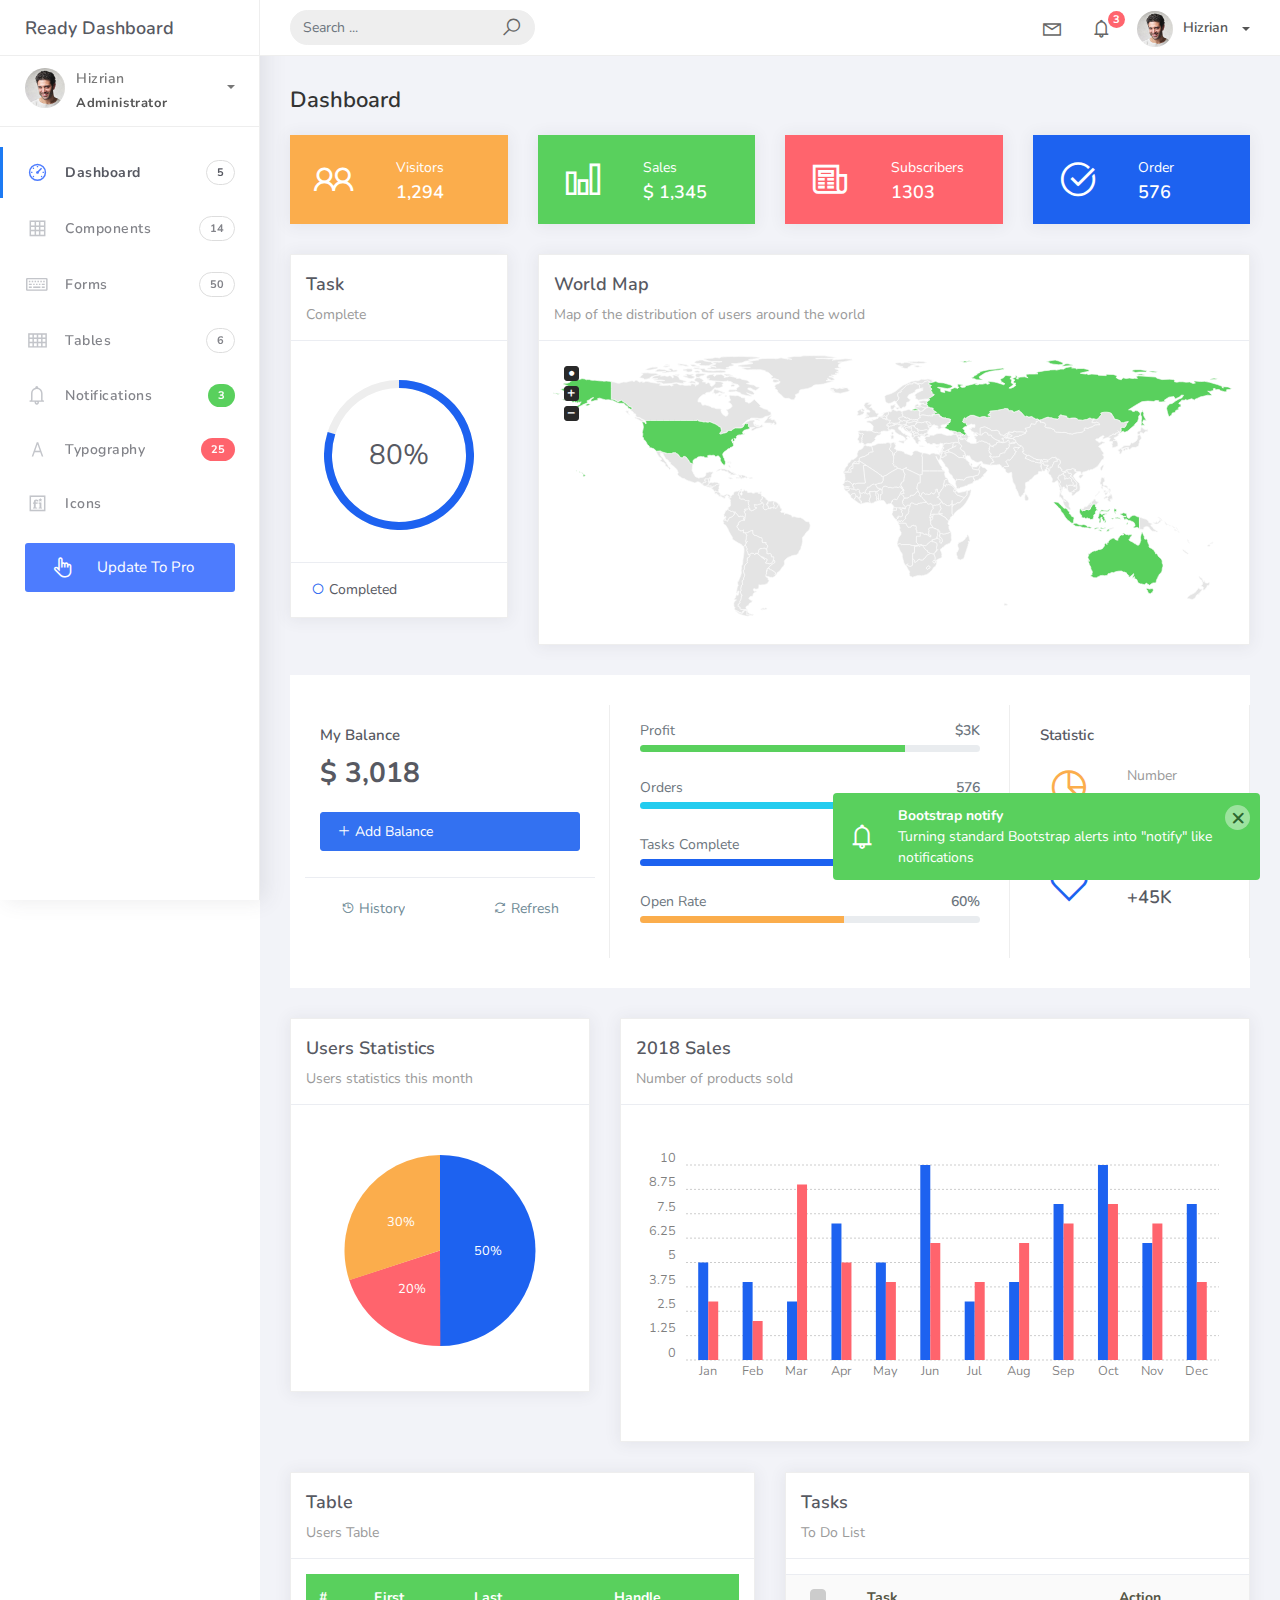
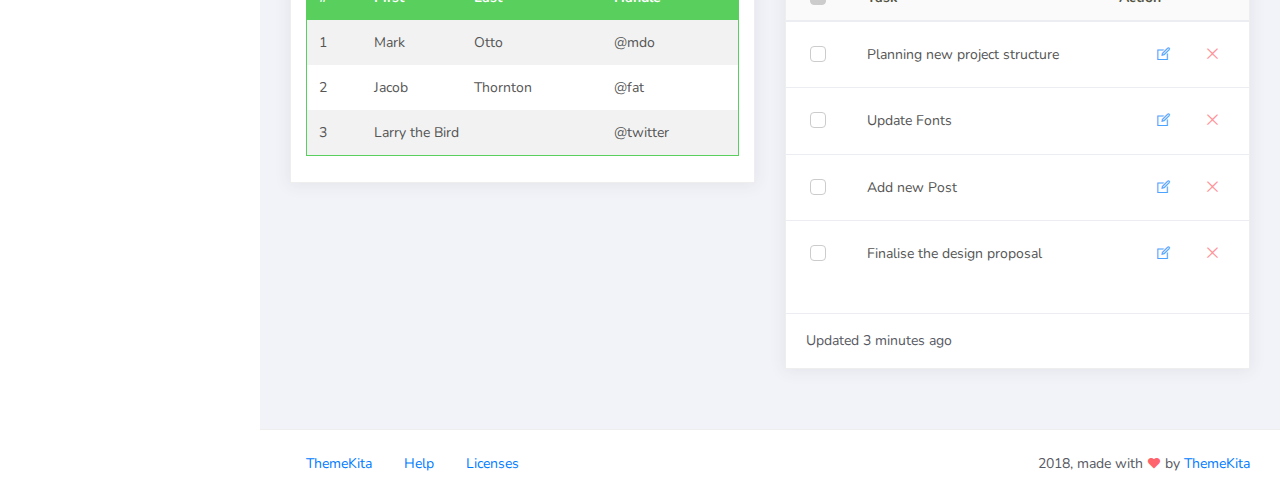
<file: template/index.html>
<!DOCTYPE html>
<html>
<head>
	<meta http-equiv="X-UA-Compatible" content="IE=edge,chrome=1" />
	<title>Ready Bootstrap Dashboard</title>
	<meta content='width=device-width, initial-scale=1.0, maximum-scale=1.0, user-scalable=0, shrink-to-fit=no' name='viewport' />
	<link rel="stylesheet" href="assets/css/bootstrap.min.css">
	<link rel="stylesheet" href="https://fonts.googleapis.com/css?family=Nunito:200,200i,300,300i,400,400i,600,600i,700,700i,800,800i,900,900i">
	<link rel="stylesheet" href="assets/css/ready.css">
	<link rel="stylesheet" href="assets/css/demo.css">
</head>
<body>
	<div class="wrapper">
		<div class="main-header">
			<div class="logo-header">
				<a href="index.html" class="logo">
					Ready Dashboard
				</a>
				<button class="navbar-toggler sidenav-toggler ml-auto" type="button" data-toggle="collapse" data-target="collapse" aria-controls="sidebar" aria-expanded="false" aria-label="Toggle navigation">
					<span class="navbar-toggler-icon"></span>
				</button>
				<button class="topbar-toggler more"><i class="la la-ellipsis-v"></i></button>
			</div>
			<nav class="navbar navbar-header navbar-expand-lg">
				<div class="container-fluid">
					
					<form class="navbar-left navbar-form nav-search mr-md-3" action="">
						<div class="input-group">
							<input type="text" placeholder="Search ..." class="form-control">
							<div class="input-group-append">
								<span class="input-group-text">
									<i class="la la-search search-icon"></i>
								</span>
							</div>
						</div>
					</form>
					<ul class="navbar-nav topbar-nav ml-md-auto align-items-center">
						<li class="nav-item dropdown hidden-caret">
							<a class="nav-link dropdown-toggle" href="#" id="navbarDropdown" role="button" data-toggle="dropdown" aria-haspopup="true" aria-expanded="false">
								<i class="la la-envelope"></i>
							</a>
							<div class="dropdown-menu" aria-labelledby="navbarDropdown">
								<a class="dropdown-item" href="#">Action</a>
								<a class="dropdown-item" href="#">Another action</a>
								<div class="dropdown-divider"></div>
								<a class="dropdown-item" href="#">Something else here</a>
							</div>
						</li>
						<li class="nav-item dropdown hidden-caret">
							<a class="nav-link dropdown-toggle" href="#" id="navbarDropdown" role="button" data-toggle="dropdown" aria-haspopup="true" aria-expanded="false">
								<i class="la la-bell"></i>
								<span class="notification">3</span>
							</a>
							<ul class="dropdown-menu notif-box" aria-labelledby="navbarDropdown">
								<li>
									<div class="dropdown-title">You have 4 new notification</div>
								</li>
								<li>
									<div class="notif-center">
										<a href="#">
											<div class="notif-icon notif-primary"> <i class="la la-user-plus"></i> </div>
											<div class="notif-content">
												<span class="block">
													New user registered
												</span>
												<span class="time">5 minutes ago</span> 
											</div>
										</a>
										<a href="#">
											<div class="notif-icon notif-success"> <i class="la la-comment"></i> </div>
											<div class="notif-content">
												<span class="block">
													Rahmad commented on Admin
												</span>
												<span class="time">12 minutes ago</span> 
											</div>
										</a>
										<a href="#">
											<div class="notif-img"> 
												<img src="assets/img/profile2.jpg" alt="Img Profile">
											</div>
											<div class="notif-content">
												<span class="block">
													Reza send messages to you
												</span>
												<span class="time">12 minutes ago</span> 
											</div>
										</a>
										<a href="#">
											<div class="notif-icon notif-danger"> <i class="la la-heart"></i> </div>
											<div class="notif-content">
												<span class="block">
													Farrah liked Admin
												</span>
												<span class="time">17 minutes ago</span> 
											</div>
										</a>
									</div>
								</li>
								<li>
									<a class="see-all" href="javascript:void(0);"> <strong>See all notifications</strong> <i class="la la-angle-right"></i> </a>
								</li>
							</ul>
						</li>
						<li class="nav-item dropdown">
							<a class="dropdown-toggle profile-pic" data-toggle="dropdown" href="#" aria-expanded="false"> <img src="assets/img/profile.jpg" alt="user-img" width="36" class="img-circle"><span >Hizrian</span></span> </a>
							<ul class="dropdown-menu dropdown-user">
								<li>
									<div class="user-box">
										<div class="u-img"><img src="assets/img/profile.jpg" alt="user"></div>
										<div class="u-text">
											<h4>Hizrian</h4>
											<p class="text-muted">hello@themekita.com</p><a href="profile.html" class="btn btn-rounded btn-danger btn-sm">View Profile</a></div>
										</div>
									</li>
									<div class="dropdown-divider"></div>
									<a class="dropdown-item" href="#"><i class="ti-user"></i> My Profile</a>
									<a class="dropdown-item" href="#"></i> My Balance</a>
									<a class="dropdown-item" href="#"><i class="ti-email"></i> Inbox</a>
									<div class="dropdown-divider"></div>
									<a class="dropdown-item" href="#"><i class="ti-settings"></i> Account Setting</a>
									<div class="dropdown-divider"></div>
									<a class="dropdown-item" href="#"><i class="fa fa-power-off"></i> Logout</a>
								</ul>
								<!-- /.dropdown-user -->
							</li>
						</ul>
					</div>
				</nav>
			</div>
			<div class="sidebar">
				<div class="scrollbar-inner sidebar-wrapper">
					<div class="user">
						<div class="photo">
							<img src="assets/img/profile.jpg">
						</div>
						<div class="info">
							<a class="" data-toggle="collapse" href="#collapseExample" aria-expanded="true">
								<span>
									Hizrian
									<span class="user-level">Administrator</span>
									<span class="caret"></span>
								</span>
							</a>
							<div class="clearfix"></div>

							<div class="collapse in" id="collapseExample" aria-expanded="true" style="">
								<ul class="nav">
									<li>
										<a href="#profile">
											<span class="link-collapse">My Profile</span>
										</a>
									</li>
									<li>
										<a href="#edit">
											<span class="link-collapse">Edit Profile</span>
										</a>
									</li>
									<li>
										<a href="#settings">
											<span class="link-collapse">Settings</span>
										</a>
									</li>
								</ul>
							</div>
						</div>
					</div>
					<ul class="nav">
						<li class="nav-item active">
							<a href="index.html">
								<i class="la la-dashboard"></i>
								<p>Dashboard</p>
								<span class="badge badge-count">5</span>
							</a>
						</li>
						<li class="nav-item">
							<a href="components.html">
								<i class="la la-table"></i>
								<p>Components</p>
								<span class="badge badge-count">14</span>
							</a>
						</li>
						<li class="nav-item">
							<a href="forms.html">
								<i class="la la-keyboard-o"></i>
								<p>Forms</p>
								<span class="badge badge-count">50</span>
							</a>
						</li>
						<li class="nav-item">
							<a href="tables.html">
								<i class="la la-th"></i>
								<p>Tables</p>
								<span class="badge badge-count">6</span>
							</a>
						</li>
						<li class="nav-item">
							<a href="notifications.html">
								<i class="la la-bell"></i>
								<p>Notifications</p>
								<span class="badge badge-success">3</span>
							</a>
						</li>
						<li class="nav-item">
							<a href="typography.html">
								<i class="la la-font"></i>
								<p>Typography</p>
								<span class="badge badge-danger">25</span>
							</a>
						</li>
						<li class="nav-item">
							<a href="icons.html">
								<i class="la la-fonticons"></i>
								<p>Icons</p>
							</a>
						</li>
						<li class="nav-item update-pro">
							<button  data-toggle="modal" data-target="#modalUpdate">
								<i class="la la-hand-pointer-o"></i>
								<p>Update To Pro</p>
							</button>
						</li>
					</ul>
				</div>
			</div>
			<div class="main-panel">
				<div class="content">
					<div class="container-fluid">
						<h4 class="page-title">Dashboard</h4>
						<div class="row">
							<div class="col-md-3">
								<div class="card card-stats card-warning">
									<div class="card-body ">
										<div class="row">
											<div class="col-5">
												<div class="icon-big text-center">
													<i class="la la-users"></i>
												</div>
											</div>
											<div class="col-7 d-flex align-items-center">
												<div class="numbers">
													<p class="card-category">Visitors</p>
													<h4 class="card-title">1,294</h4>
												</div>
											</div>
										</div>
									</div>
								</div>
							</div>
							<div class="col-md-3">
								<div class="card card-stats card-success">
									<div class="card-body ">
										<div class="row">
											<div class="col-5">
												<div class="icon-big text-center">
													<i class="la la-bar-chart"></i>
												</div>
											</div>
											<div class="col-7 d-flex align-items-center">
												<div class="numbers">
													<p class="card-category">Sales</p>
													<h4 class="card-title">$ 1,345</h4>
												</div>
											</div>
										</div>
									</div>
								</div>
							</div>
							<div class="col-md-3">
								<div class="card card-stats card-danger">
									<div class="card-body">
										<div class="row">
											<div class="col-5">
												<div class="icon-big text-center">
													<i class="la la-newspaper-o"></i>
												</div>
											</div>
											<div class="col-7 d-flex align-items-center">
												<div class="numbers">
													<p class="card-category">Subscribers</p>
													<h4 class="card-title">1303</h4>
												</div>
											</div>
										</div>
									</div>
								</div>
							</div>
							<div class="col-md-3">
								<div class="card card-stats card-primary">
									<div class="card-body ">
										<div class="row">
											<div class="col-5">
												<div class="icon-big text-center">
													<i class="la la-check-circle"></i>
												</div>
											</div>
											<div class="col-7 d-flex align-items-center">
												<div class="numbers">
													<p class="card-category">Order</p>
													<h4 class="card-title">576</h4>
												</div>
											</div>
										</div>
									</div>
								</div>
							</div>
<!-- 							<div class="col-md-3">
								<div class="card card-stats">
									<div class="card-body ">
										<div class="row">
											<div class="col-5">
												<div class="icon-big text-center icon-warning">
													<i class="la la-pie-chart text-warning"></i>
												</div>
											</div>
											<div class="col-7 d-flex align-items-center">
												<div class="numbers">
													<p class="card-category">Number</p>
													<h4 class="card-title">150GB</h4>
												</div>
											</div>
										</div>
									</div>
								</div>
							</div>
							<div class="col-md-3">
								<div class="card card-stats">
									<div class="card-body ">
										<div class="row">
											<div class="col-5">
												<div class="icon-big text-center">
													<i class="la la-bar-chart text-success"></i>
												</div>
											</div>
											<div class="col-7 d-flex align-items-center">
												<div class="numbers">
													<p class="card-category">Revenue</p>
													<h4 class="card-title">$ 1,345</h4>
												</div>
											</div>
										</div>
									</div>
								</div>
							</div>
							<div class="col-md-3">
								<div class="card card-stats">
									<div class="card-body">
										<div class="row">
											<div class="col-5">
												<div class="icon-big text-center">
													<i class="la la-times-circle-o text-danger"></i>
												</div>
											</div>
											<div class="col-7 d-flex align-items-center">
												<div class="numbers">
													<p class="card-category">Errors</p>
													<h4 class="card-title">23</h4>
												</div>
											</div>
										</div>
									</div>
								</div>
							</div>
							<div class="col-md-3">
								<div class="card card-stats">
									<div class="card-body">
										<div class="row">
											<div class="col-5">
												<div class="icon-big text-center">
													<i class="la la-heart-o text-primary"></i>
												</div>
											</div>
											<div class="col-7 d-flex align-items-center">
												<div class="numbers">
													<p class="card-category">Followers</p>
													<h4 class="card-title">+45K</h4>
												</div>
											</div>
										</div>
									</div>
								</div>
							</div> -->
						</div>
						<div class="row">
							<div class="col-md-3">
								<div class="card">
									<div class="card-header">
										<h4 class="card-title">Task</h4>
										<p class="card-category">Complete</p>
									</div>
									<div class="card-body">
										<div id="task-complete" class="chart-circle mt-4 mb-3"></div>
									</div>
									<div class="card-footer">
										<div class="legend"><i class="la la-circle text-primary"></i> Completed</div>
									</div>
								</div>
							</div>
							<div class="col-md-9">
								<div class="card">
									<div class="card-header">
										<h4 class="card-title">World Map</h4>
										<p class="card-category">
										Map of the distribution of users around the world</p>
									</div>
									<div class="card-body">
										<div class="mapcontainer">
											<div class="map">
												<span>Alternative content for the map</span>
											</div>
										</div>
									</div>
								</div>
							</div>
						</div>
						<div class="row row-card-no-pd">
							<div class="col-md-4">
								<div class="card">
									<div class="card-body">
										<p class="fw-bold mt-1">My Balance</p>
										<h4><b>$ 3,018</b></h4>
										<a href="#" class="btn btn-primary btn-full text-left mt-3 mb-3"><i class="la la-plus"></i> Add Balance</a>
									</div>
									<div class="card-footer">
										<ul class="nav">
											<li class="nav-item"><a class="btn btn-default btn-link" href="#"><i class="la la-history"></i> History</a></li>
											<li class="nav-item ml-auto"><a class="btn btn-default btn-link" href="#"><i class="la la-refresh"></i> Refresh</a></li>
										</ul>
									</div>
								</div>
							</div>
							<div class="col-md-5">
								<div class="card">
									<div class="card-body">
										<div class="progress-card">
											<div class="d-flex justify-content-between mb-1">
												<span class="text-muted">Profit</span>
												<span class="text-muted fw-bold"> $3K</span>
											</div>
											<div class="progress mb-2" style="height: 7px;">
												<div class="progress-bar bg-success" role="progressbar" style="width: 78%" aria-valuenow="78" aria-valuemin="0" aria-valuemax="100" data-toggle="tooltip" data-placement="top" title="78%"></div>
											</div>
										</div>
										<div class="progress-card">
											<div class="d-flex justify-content-between mb-1">
												<span class="text-muted">Orders</span>
												<span class="text-muted fw-bold"> 576</span>
											</div>
											<div class="progress mb-2" style="height: 7px;">
												<div class="progress-bar bg-info" role="progressbar" style="width: 65%" aria-valuenow="60" aria-valuemin="0" aria-valuemax="100" data-toggle="tooltip" data-placement="top" title="65%"></div>
											</div>
										</div>
										<div class="progress-card">
											<div class="d-flex justify-content-between mb-1">
												<span class="text-muted">Tasks Complete</span>
												<span class="text-muted fw-bold"> 70%</span>
											</div>
											<div class="progress mb-2" style="height: 7px;">
												<div class="progress-bar bg-primary" role="progressbar" style="width: 70%" aria-valuenow="70" aria-valuemin="0" aria-valuemax="100" data-toggle="tooltip" data-placement="top" title="70%"></div>
											</div>
										</div>
										<div class="progress-card">
											<div class="d-flex justify-content-between mb-1">
												<span class="text-muted">Open Rate</span>
												<span class="text-muted fw-bold"> 60%</span>
											</div>
											<div class="progress mb-2" style="height: 7px;">
												<div class="progress-bar bg-warning" role="progressbar" style="width: 60%" aria-valuenow="60" aria-valuemin="0" aria-valuemax="100" data-toggle="tooltip" data-placement="top" title="60%"></div>
											</div>
										</div>
									</div>
								</div>
							</div>
							<div class="col-md-3">
								<div class="card card-stats">
									<div class="card-body">
										<p class="fw-bold mt-1">Statistic</p>
										<div class="row">
											<div class="col-5">
												<div class="icon-big text-center icon-warning">
													<i class="la la-pie-chart text-warning"></i>
												</div>
											</div>
											<div class="col-7 d-flex align-items-center">
												<div class="numbers">
													<p class="card-category">Number</p>
													<h4 class="card-title">150GB</h4>
												</div>
											</div>
										</div>
										<hr/>
										<div class="row">
											<div class="col-5">
												<div class="icon-big text-center">
													<i class="la la-heart-o text-primary"></i>
												</div>
											</div>
											<div class="col-7 d-flex align-items-center">
												<div class="numbers">
													<p class="card-category">Followers</p>
													<h4 class="card-title">+45K</h4>
												</div>
											</div>
										</div>
									</div>
								</div>
							</div>
						</div>
						<div class="row">
							<div class="col-md-4">
								<div class="card">
									<div class="card-header">
										<h4 class="card-title">Users Statistics</h4>
										<p class="card-category">
										Users statistics this month</p>
									</div>
									<div class="card-body">
										<div id="monthlyChart" class="chart chart-pie"></div>
									</div>
								</div>
							</div>
							<div class="col-md-8">
								<div class="card">
									<div class="card-header">
										<h4 class="card-title">2018 Sales</h4>
										<p class="card-category">
										Number of products sold</p>
									</div>
									<div class="card-body">
										<div id="salesChart" class="chart"></div>
									</div>
								</div>
							</div>
							<div class="col-md-6">
								<div class="card">
									<div class="card-header ">
										<h4 class="card-title">Table</h4>
										<p class="card-category">Users Table</p>
									</div>
									<div class="card-body">
										<table class="table table-head-bg-success table-striped table-hover">
											<thead>
												<tr>
													<th scope="col">#</th>
													<th scope="col">First</th>
													<th scope="col">Last</th>
													<th scope="col">Handle</th>
												</tr>
											</thead>
											<tbody>
												<tr>
													<td>1</td>
													<td>Mark</td>
													<td>Otto</td>
													<td>@mdo</td>
												</tr>
												<tr>
													<td>2</td>
													<td>Jacob</td>
													<td>Thornton</td>
													<td>@fat</td>
												</tr>
												<tr>
													<td>3</td>
													<td colspan="2">Larry the Bird</td>
													<td>@twitter</td>
												</tr>
											</tbody>
										</table>
									</div>
								</div>
							</div>
							<div class="col-md-6">
								<div class="card card-tasks">
									<div class="card-header ">
										<h4 class="card-title">Tasks</h4>
										<p class="card-category">To Do List</p>
									</div>
									<div class="card-body ">
										<div class="table-full-width">
											<table class="table">
												<thead>
													<tr>
														<th>
															<div class="form-check">
																<label class="form-check-label">
																	<input class="form-check-input  select-all-checkbox" type="checkbox" data-select="checkbox" data-target=".task-select">
																	<span class="form-check-sign"></span>
																</label>
															</div>
														</th>
														<th>Task</th>
														<th>Action</th>
													</tr>
												</thead>
												<tbody>
													<tr>
														<td>
															<div class="form-check">
																<label class="form-check-label">
																	<input class="form-check-input task-select" type="checkbox">
																	<span class="form-check-sign"></span>
																</label>
															</div>
														</td>
														<td>Planning new project structure</td>
														<td class="td-actions text-right">
															<div class="form-button-action">
																<button type="button" data-toggle="tooltip" title="Edit Task" class="btn btn-link <btn-simple-primary">
																	<i class="la la-edit"></i>
																</button>
																<button type="button" data-toggle="tooltip" title="Remove" class="btn btn-link btn-simple-danger">
																	<i class="la la-times"></i>
																</button>
															</div>
														</td>
													</tr>
													<tr>
														<td>
															<div class="form-check">
																<label class="form-check-label">
																	<input class="form-check-input task-select" type="checkbox">
																	<span class="form-check-sign"></span>
																</label>
															</div>
														</td>
														<td>Update Fonts</td>
														<td class="td-actions text-right">
															<div class="form-button-action">
																<button type="button" data-toggle="tooltip" title="Edit Task" class="btn btn-link <btn-simple-primary">
																	<i class="la la-edit"></i>
																</button>
																<button type="button" data-toggle="tooltip" title="Remove" class="btn btn-link btn-simple-danger">
																	<i class="la la-times"></i>
																</button>
															</div>
														</td>
													</tr>
													<tr>
														<td>
															<div class="form-check">
																<label class="form-check-label">
																	<input class="form-check-input task-select" type="checkbox">
																	<span class="form-check-sign"></span>
																</label>
															</div>
														</td>
														<td>Add new Post
														</td>
														<td class="td-actions text-right">
															<div class="form-button-action">
																<button type="button" data-toggle="tooltip" title="Edit Task" class="btn btn-link <btn-simple-primary">
																	<i class="la la-edit"></i>
																</button>
																<button type="button" data-toggle="tooltip" title="Remove" class="btn btn-link btn-simple-danger">
																	<i class="la la-times"></i>
																</button>
															</div>
														</td>
													</tr>
													<tr>
														<td>
															<div class="form-check">
																<label class="form-check-label">
																	<input class="form-check-input task-select" type="checkbox">
																	<span class="form-check-sign"></span>
																</label>
															</div>
														</td>
														<td>Finalise the design proposal</td>
														<td class="td-actions text-right">
															<div class="form-button-action">
																<button type="button" data-toggle="tooltip" title="Edit Task" class="btn btn-link <btn-simple-primary">
																	<i class="la la-edit"></i>
																</button>
																<button type="button" data-toggle="tooltip" title="Remove" class="btn btn-link btn-simple-danger">
																	<i class="la la-times"></i>
																</button>
															</div>
														</td>
													</tr>
												</tbody>
											</table>
										</div>
									</div>
									<div class="card-footer ">
										<div class="stats">
											<i class="now-ui-icons loader_refresh spin"></i> Updated 3 minutes ago
										</div>
									</div>
								</div>
							</div>
						</div>
					</div>
				</div>
				<footer class="footer">
					<div class="container-fluid">
						<nav class="pull-left">
							<ul class="nav">
								<li class="nav-item">
									<a class="nav-link" href="http://www.themekita.com">
										ThemeKita
									</a>
								</li>
								<li class="nav-item">
									<a class="nav-link" href="#">
										Help
									</a>
								</li>
								<li class="nav-item">
									<a class="nav-link" href="https://themewagon.com/license/#free-item">
										Licenses
									</a>
								</li>
							</ul>
						</nav>
						<div class="copyright ml-auto">
							2018, made with <i class="la la-heart heart text-danger"></i> by <a href="http://www.themekita.com">ThemeKita</a>
						</div>				
					</div>
				</footer>
			</div>
		</div>
	</div>
	<!-- Modal -->
	<div class="modal fade" id="modalUpdate" tabindex="-1" role="dialog" aria-labelledby="modalUpdatePro" aria-hidden="true">
		<div class="modal-dialog modal-dialog-centered" role="document">
			<div class="modal-content">
				<div class="modal-header bg-primary">
					<h6 class="modal-title"><i class="la la-frown-o"></i> Under Development</h6>
					<button type="button" class="close" data-dismiss="modal" aria-label="Close">
						<span aria-hidden="true">&times;</span>
					</button>
				</div>
				<div class="modal-body text-center">									
					<p>Currently the pro version of the <b>Ready Dashboard</b> Bootstrap is in progress development</p>
					<p>
						<b>We'll let you know when it's done</b></p>
				</div>
				<div class="modal-footer">
					<button type="button" class="btn btn-secondary" data-dismiss="modal">Close</button>
				</div>
			</div>
		</div>
	</div>
</body>
<script src="assets/js/core/jquery.3.2.1.min.js"></script>
<script src="assets/js/plugin/jquery-ui-1.12.1.custom/jquery-ui.min.js"></script>
<script src="assets/js/core/popper.min.js"></script>
<script src="assets/js/core/bootstrap.min.js"></script>
<script src="assets/js/plugin/chartist/chartist.min.js"></script>
<script src="assets/js/plugin/chartist/plugin/chartist-plugin-tooltip.min.js"></script>
<script src="assets/js/plugin/bootstrap-notify/bootstrap-notify.min.js"></script>
<script src="assets/js/plugin/bootstrap-toggle/bootstrap-toggle.min.js"></script>
<script src="assets/js/plugin/jquery-mapael/jquery.mapael.min.js"></script>
<script src="assets/js/plugin/jquery-mapael/maps/world_countries.min.js"></script>
<script src="assets/js/plugin/chart-circle/circles.min.js"></script>
<script src="assets/js/plugin/jquery-scrollbar/jquery.scrollbar.min.js"></script>
<script src="assets/js/ready.min.js"></script>
<script src="assets/js/demo.js"></script>
</html>
</file>
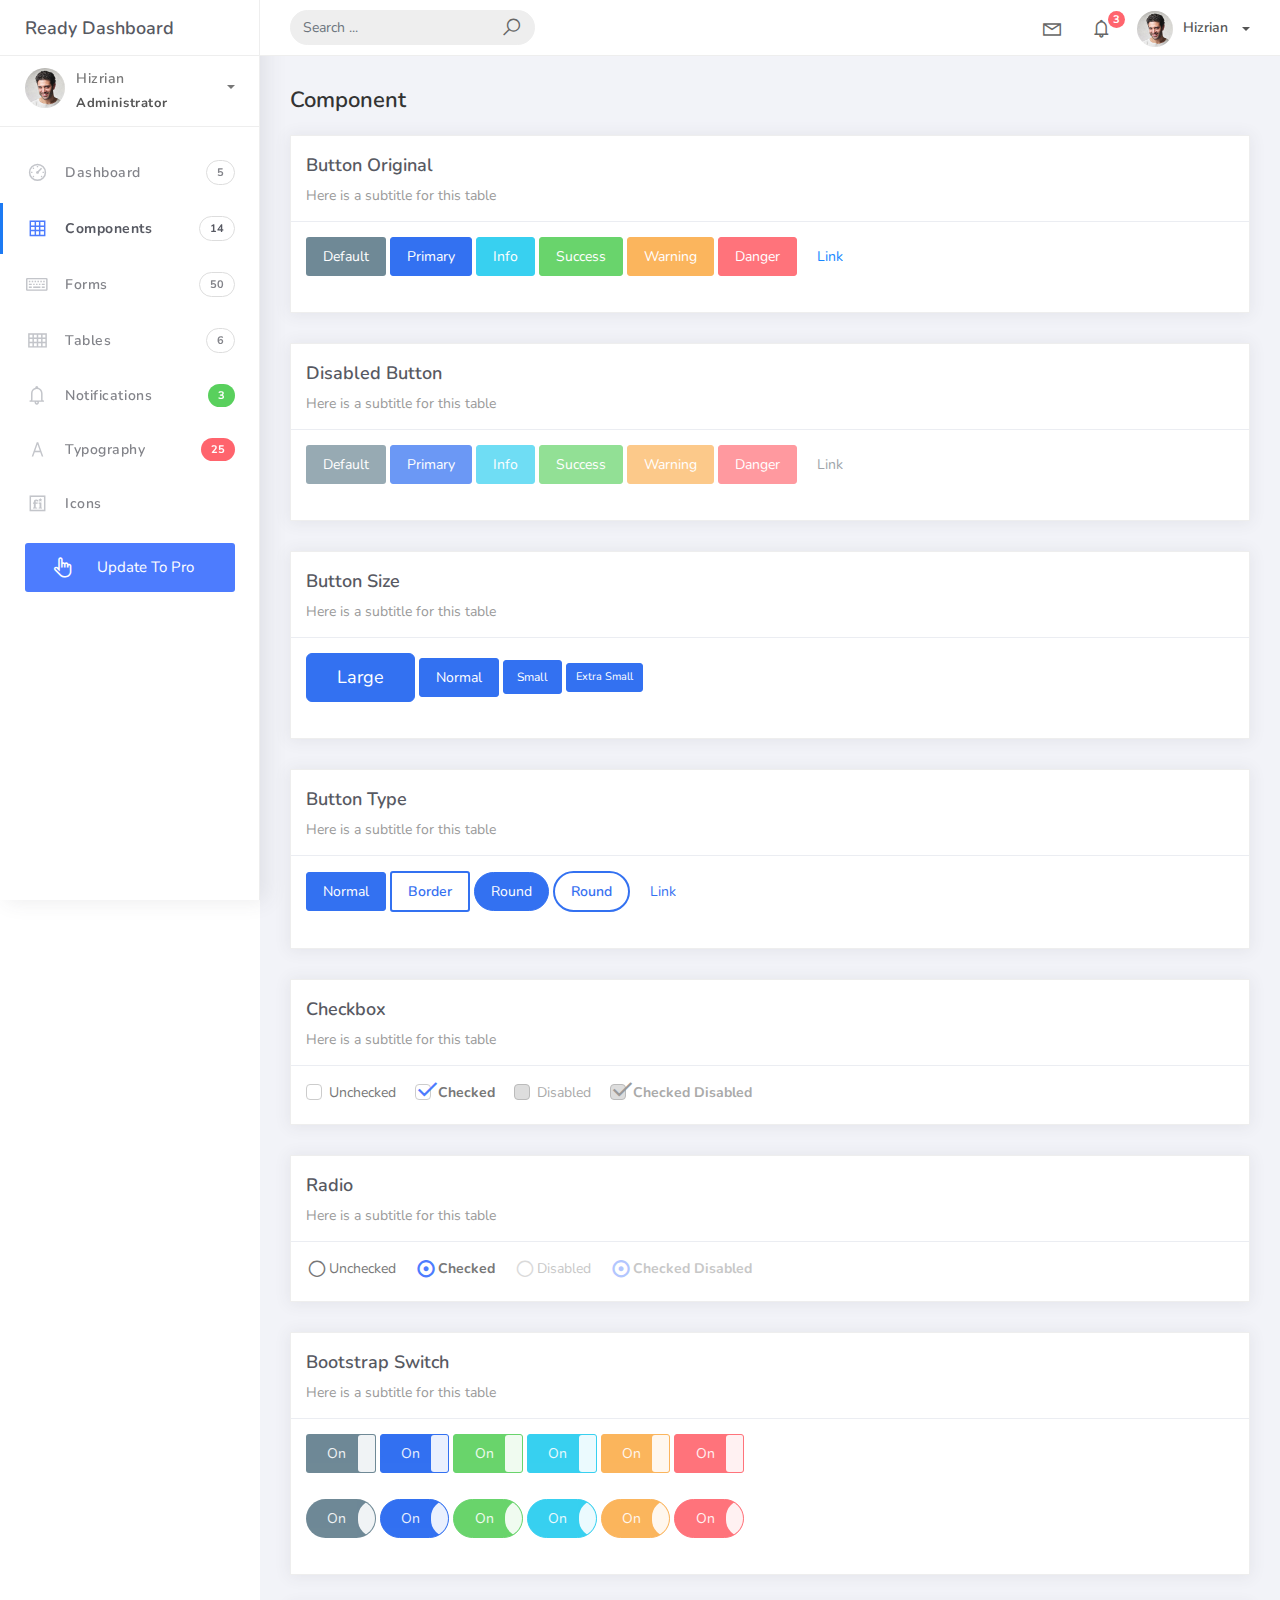
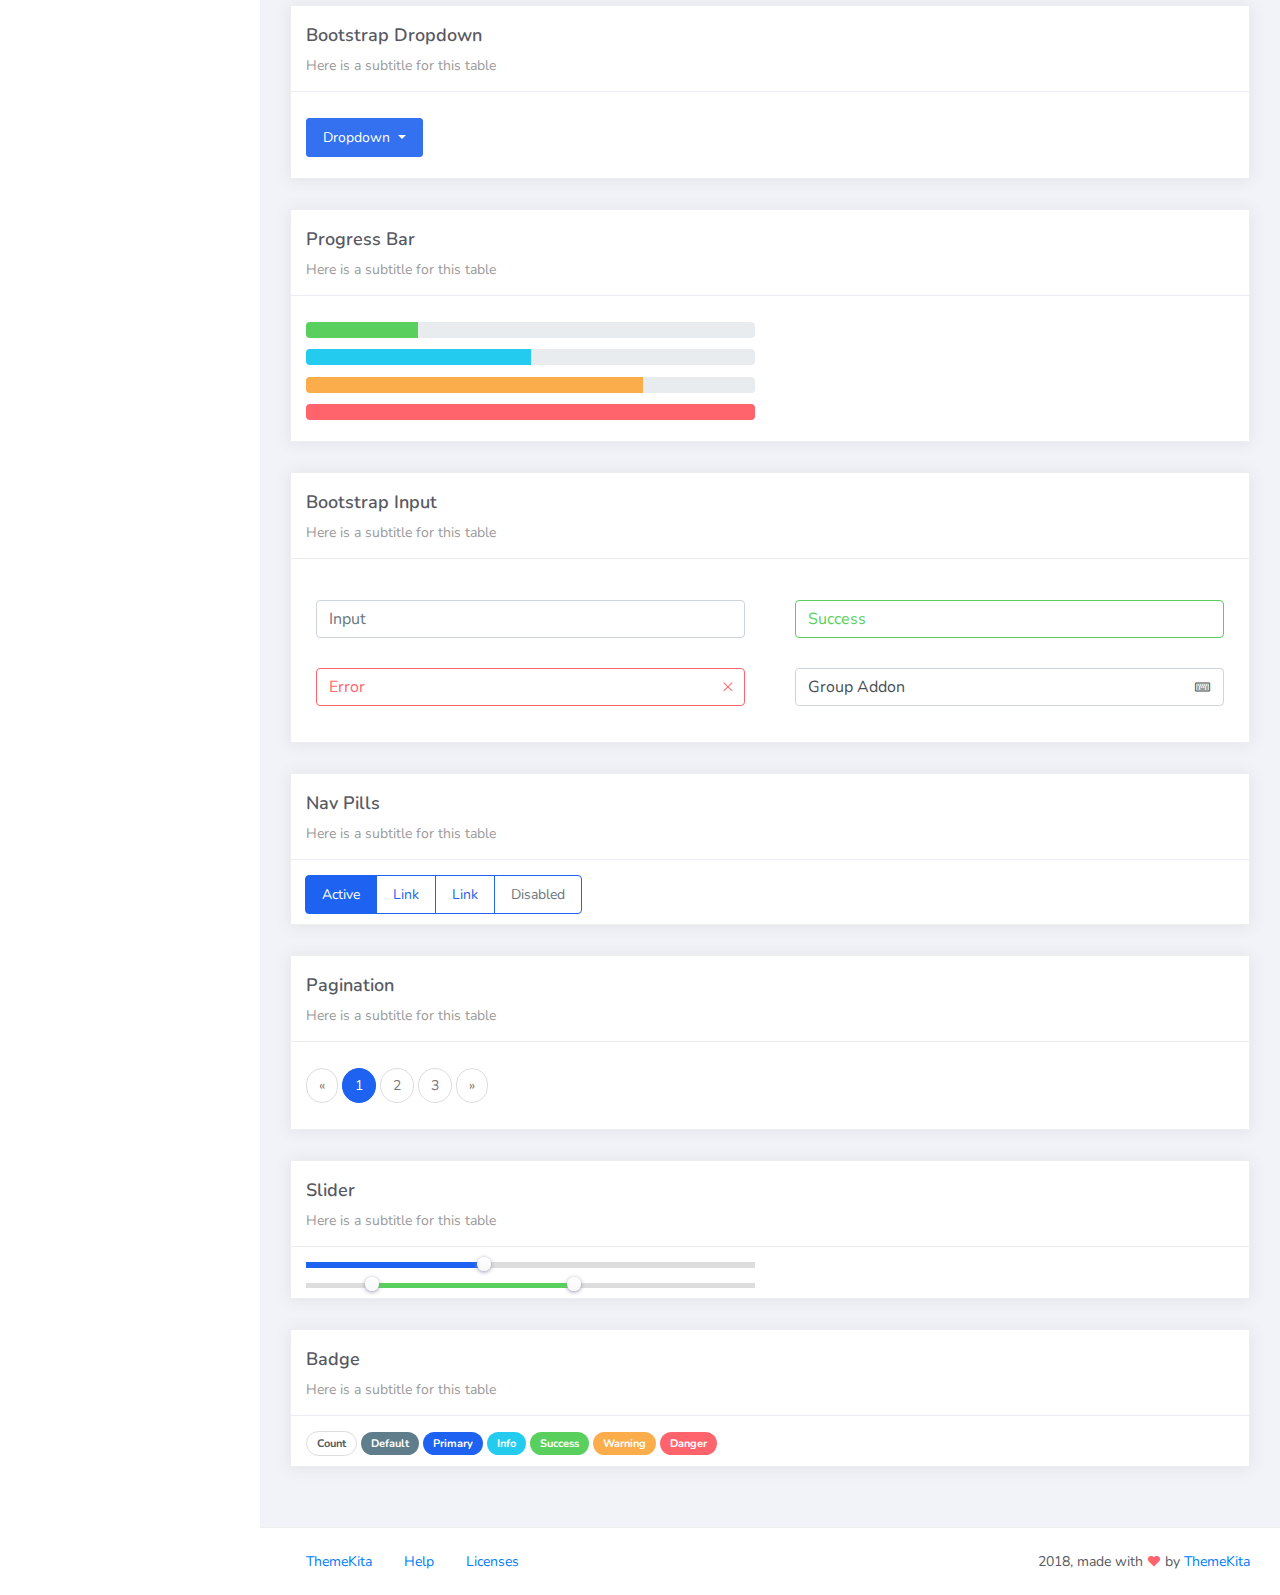
<file: template/components.html>
<!DOCTYPE html>
<html>
<head>
	<meta http-equiv="X-UA-Compatible" content="IE=edge,chrome=1" />
	<title>Components - Ready Bootstrap Dashboard</title>
	<meta content='width=device-width, initial-scale=1.0, maximum-scale=1.0, user-scalable=0, shrink-to-fit=no' name='viewport' />
	<link rel="stylesheet" href="assets/css/bootstrap.min.css">
	<link rel="stylesheet" href="https://fonts.googleapis.com/css?family=Nunito:200,200i,300,300i,400,400i,600,600i,700,700i,800,800i,900,900i">
	<link rel="stylesheet" href="assets/css/ready.css">
	<link rel="stylesheet" href="assets/css/demo.css">
</head>
<body>
	<div class="wrapper">
		<div class="main-header">
			<div class="logo-header">
				<a href="index.html" class="logo">
					Ready Dashboard
				</a>
				<button class="navbar-toggler sidenav-toggler ml-auto" type="button" data-toggle="collapse" data-target="collapse" aria-controls="sidebar" aria-expanded="false" aria-label="Toggle navigation">
					<span class="navbar-toggler-icon"></span>
				</button>
				<button class="topbar-toggler more"><i class="la la-ellipsis-v"></i></button>
			</div>
			<nav class="navbar navbar-header navbar-expand-lg">
				<div class="container-fluid">
					
					<form class="navbar-left navbar-form nav-search mr-md-3" action="">
						<div class="input-group">
							<input type="text" placeholder="Search ..." class="form-control">
							<div class="input-group-append">
								<span class="input-group-text">
									<i class="la la-search search-icon"></i>
								</span>
							</div>
						</div>
					</form>
					<ul class="navbar-nav topbar-nav ml-md-auto align-items-center">
						<li class="nav-item dropdown hidden-caret">
							<a class="nav-link dropdown-toggle" href="#" id="navbarDropdown" role="button" data-toggle="dropdown" aria-haspopup="true" aria-expanded="false">
								<i class="la la-envelope"></i>
							</a>
							<div class="dropdown-menu" aria-labelledby="navbarDropdown">
								<a class="dropdown-item" href="#">Action</a>
								<a class="dropdown-item" href="#">Another action</a>
								<div class="dropdown-divider"></div>
								<a class="dropdown-item" href="#">Something else here</a>
							</div>
						</li>
						<li class="nav-item dropdown hidden-caret">
							<a class="nav-link dropdown-toggle" href="#" id="navbarDropdown" role="button" data-toggle="dropdown" aria-haspopup="true" aria-expanded="false">
								<i class="la la-bell"></i>
								<span class="notification">3</span>
							</a>
							<ul class="dropdown-menu notif-box" aria-labelledby="navbarDropdown">
								<li>
									<div class="dropdown-title">You have 4 new notification</div>
								</li>
								<li>
									<div class="notif-center">
										<a href="#">
											<div class="notif-icon notif-primary"> <i class="la la-user-plus"></i> </div>
											<div class="notif-content">
												<span class="block">
													New user registered
												</span>
												<span class="time">5 minutes ago</span> 
											</div>
										</a>
										<a href="#">
											<div class="notif-icon notif-success"> <i class="la la-comment"></i> </div>
											<div class="notif-content">
												<span class="block">
													Rahmad commented on Admin
												</span>
												<span class="time">12 minutes ago</span> 
											</div>
										</a>
										<a href="#">
											<div class="notif-img"> 
												<img src="assets/img/profile2.jpg" alt="Img Profile">
											</div>
											<div class="notif-content">
												<span class="block">
													Reza send messages to you
												</span>
												<span class="time">12 minutes ago</span> 
											</div>
										</a>
										<a href="#">
											<div class="notif-icon notif-danger"> <i class="la la-heart"></i> </div>
											<div class="notif-content">
												<span class="block">
													Farrah liked Admin
												</span>
												<span class="time">17 minutes ago</span> 
											</div>
										</a>
									</div>
								</li>
								<li>
									<a class="see-all" href="javascript:void(0);"> <strong>See all notifications</strong> <i class="la la-angle-right"></i> </a>
								</li>
							</ul>
						</li>
						<li class="nav-item dropdown">
							<a class="dropdown-toggle profile-pic" data-toggle="dropdown" href="#" aria-expanded="false"> <img src="assets/img/profile.jpg" alt="user-img" width="36" class="img-circle"><span >Hizrian</span></span> </a>
							<ul class="dropdown-menu dropdown-user">
								<li>
									<div class="user-box">
										<div class="u-img"><img src="assets/img/profile.jpg" alt="user"></div>
										<div class="u-text">
											<h4>Hizrian</h4>
											<p class="text-muted">hello@themekita.com</p><a href="profile.html" class="btn btn-rounded btn-danger btn-sm">View Profile</a></div>
										</div>
									</li>
									<div class="dropdown-divider"></div>
									<a class="dropdown-item" href="#"><i class="ti-user"></i> My Profile</a>
									<a class="dropdown-item" href="#"></i> My Balance</a>
									<a class="dropdown-item" href="#"><i class="ti-email"></i> Inbox</a>
									<div class="dropdown-divider"></div>
									<a class="dropdown-item" href="#"><i class="ti-settings"></i> Account Setting</a>
									<div class="dropdown-divider"></div>
									<a class="dropdown-item" href="#"><i class="fa fa-power-off"></i> Logout</a>
								</ul>
								<!-- /.dropdown-user -->
							</li>
						</ul>
					</div>
				</nav>
			</div>
			<div class="sidebar">
				<div class="scrollbar-inner sidebar-wrapper">
					<div class="user">
						<div class="photo">
							<img src="assets/img/profile.jpg">
						</div>
						<div class="info">
							<a class="" data-toggle="collapse" href="#collapseExample" aria-expanded="true">
								<span>
									Hizrian
									<span class="user-level">Administrator</span>
									<span class="caret"></span>
								</span>
							</a>
							<div class="clearfix"></div>

							<div class="collapse in" id="collapseExample" aria-expanded="true" style="">
								<ul class="nav">
									<li>
										<a href="#profile">
											<span class="link-collapse">My Profile</span>
										</a>
									</li>
									<li>
										<a href="#edit">
											<span class="link-collapse">Edit Profile</span>
										</a>
									</li>
									<li>
										<a href="#settings">
											<span class="link-collapse">Settings</span>
										</a>
									</li>
								</ul>
							</div>
						</div>
					</div>
					<ul class="nav">
						<li class="nav-item">
							<a href="index.html">
								<i class="la la-dashboard"></i>
								<p>Dashboard</p>
								<span class="badge badge-count">5</span>
							</a>
						</li>
						<li class="nav-item active">
							<a href="components.html">
								<i class="la la-table"></i>
								<p>Components</p>
								<span class="badge badge-count">14</span>
							</a>
						</li>
						<li class="nav-item">
							<a href="forms.html">
								<i class="la la-keyboard-o"></i>
								<p>Forms</p>
								<span class="badge badge-count">50</span>
							</a>
						</li>
						<li class="nav-item">
							<a href="tables.html">
								<i class="la la-th"></i>
								<p>Tables</p>
								<span class="badge badge-count">6</span>
							</a>
						</li>
						<li class="nav-item">
							<a href="notifications.html">
								<i class="la la-bell"></i>
								<p>Notifications</p>
								<span class="badge badge-success">3</span>
							</a>
						</li>
						<li class="nav-item">
							<a href="typography.html">
								<i class="la la-font"></i>
								<p>Typography</p>
								<span class="badge badge-danger">25</span>
							</a>
						</li>
						<li class="nav-item">
							<a href="icons.html">
								<i class="la la-fonticons"></i>
								<p>Icons</p>
							</a>
						</li>
						<li class="nav-item update-pro">
							<button  data-toggle="modal" data-target="#modalUpdate">
								<i class="la la-hand-pointer-o"></i>
								<p>Update To Pro</p>
							</button>
						</li>
					</ul>
				</div>
			</div>
			<div class="main-panel">
				<div class="content">
					<div class="container-fluid">
						<h4 class="page-title">Component</h4>
						<div class="row">
							<div class="col-md-12">
								<div class="card">
									<div class="card-header">
										<h4 class="card-title">Button Original</h4>
										<p class="card-category">Here is a subtitle for this table</p>
									</div>
									<div class="card-body">
										<p class="demo">
											<button class="btn btn-default">Default</button>

											<button class="btn btn-primary">Primary</button>

											<button class="btn btn-info">Info</button>

											<button class="btn btn-success">Success</button>

											<button class="btn btn-warning">Warning</button>

											<button class="btn btn-danger">Danger</button>

											<button class="btn btn-link">Link</button>
										</p>
									</div>
								</div>
							</div>
							<div class="col-md-12">
								<div class="card">
									<div class="card-header">
										<h4 class="card-title">Disabled Button</h4>
										<p class="card-category">Here is a subtitle for this table</p>
									</div>
									<div class="card-body">
										<p class="demo">
											<button class="btn btn-default" disabled="disabled">Default</button>

											<button class="btn btn-primary" disabled="disabled">Primary</button>

											<button class="btn btn-info" disabled="disabled">Info</button>

											<button class="btn btn-success" disabled="disabled">Success</button>

											<button class="btn btn-warning" disabled="disabled">Warning</button>

											<button class="btn btn-danger" disabled="disabled">Danger</button>

											<button class="btn btn-link" disabled>Link</button>
										</p>
									</div>
								</div>
							</div>
							<div class="col-md-12">
								<div class="card">
									<div class="card-header">
										<h4 class="card-title">Button Size</h4>
										<p class="card-category">Here is a subtitle for this table</p>
									</div>
									<div class="card-body">
										<p class="demo">
											<button class="btn btn-primary btn-lg">Large</button>

											<button class="btn btn-primary">Normal</button>

											<button class="btn btn-primary btn-sm">Small</button>

											<button class="btn btn-primary btn-xs">Extra Small</button>
										</p>
									</div>
								</div>
							</div>
							<div class="col-md-12">
								<div class="card">
									<div class="card-header">
										<h4 class="card-title">Button Type</h4>
										<p class="card-category">Here is a subtitle for this table</p>
									</div>
									<div class="card-body">
										<p class="demo">
											<button class="btn btn-primary">Normal</button>
											<button class="btn btn-primary btn-border">Border</button>

											<button class="btn btn-primary btn-round">Round</button>

											<button class="btn btn-primary btn-border btn-round">Round</button>

											<button class="btn btn-primary btn-link">Link</button>
										</p>
									</div>
								</div>
							</div>
							<div class="col-md-12">
								<div class="card">
									<div class="card-header">
										<h4 class="card-title">Checkbox</h4>
										<p class="card-category">Here is a subtitle for this table</p>
									</div>
									<div class="card-body">
										<p class="demo">
											<label class="form-check-label">
												<input class="form-check-input" type="checkbox" value="">
												<span class="form-check-sign">Unchecked</span>
											</label>

											<label class="form-check-label">
												<input class="form-check-input" type="checkbox" value="" checked>
												<span class="form-check-sign">Checked</span>
											</label>

											<label class="form-check-label">
												<input class="form-check-input" type="checkbox" value="" disabled>
												<span class="form-check-sign">Disabled</span>
											</label>

											<label class="form-check-label">
												<input class="form-check-input" type="checkbox" value="" checked disabled>
												<span class="form-check-sign">Checked Disabled</span>
											</label>
										</p>
									</div>
								</div>
							</div>
							<div class="col-md-12">
								<div class="card">
									<div class="card-header">
										<h4 class="card-title">Radio</h4>
										<p class="card-category">Here is a subtitle for this table</p>
									</div>
									<div class="card-body">
										<p class="demo">
											<label class="form-radio-label">
												<input class="form-radio-input" type="radio" name="optionsRadios" value="">
												<span class="form-radio-sign">Unchecked</span>
											</label>
											<label class="form-radio-label">
												<input class="form-radio-input" type="radio" name="optionsRadios" value="" checked>
												<span class="form-radio-sign">Checked</span>
											</label>
											<label class="form-radio-label">
												<input class="form-radio-input" type="radio" value="" disabled>
												<span class="form-radio-sign">Disabled</span>
											</label>
											<label class="form-radio-label">
												<input class="form-radio-input" type="radio" value="" checked disabled>
												<span class="form-radio-sign">Checked Disabled</span>
											</label>
										</p>
									</div>
								</div>
							</div>
							<div class="col-md-12">
								<div class="card">
									<div class="card-header">
										<h4 class="card-title">Bootstrap Switch</h4>
										<p class="card-category">Here is a subtitle for this table</p>
									</div>
									<div class="card-body">
										<p class="demo">
											<input type="checkbox" checked data-toggle="toggle" data-onstyle="default">
											<input type="checkbox" checked data-toggle="toggle" data-onstyle="primary">
											<input type="checkbox" checked data-toggle="toggle" data-onstyle="success">
											<input type="checkbox" checked data-toggle="toggle" data-onstyle="info">
											<input type="checkbox" checked data-toggle="toggle" data-onstyle="warning">
											<input type="checkbox" checked data-toggle="toggle" data-onstyle="danger">
										</p>
										<p class="demo">
											<input type="checkbox" checked data-toggle="toggle" data-onstyle="default" data-style="btn-round">
											<input type="checkbox" checked data-toggle="toggle" data-onstyle="primary" data-style="btn-round">
											<input type="checkbox" checked data-toggle="toggle" data-onstyle="success" data-style="btn-round">
											<input type="checkbox" checked data-toggle="toggle" data-onstyle="info" data-style="btn-round">
											<input type="checkbox" checked data-toggle="toggle" data-onstyle="warning" data-style="btn-round">
											<input type="checkbox" checked data-toggle="toggle" data-onstyle="danger" data-style="btn-round">
										</p>
									</div>
								</div>
							</div>
							<div class="col-md-12">
								<div class="card">
									<div class="card-header">
										<h4 class="card-title">Bootstrap Dropdown</h4>
										<p class="card-category">Here is a subtitle for this table</p>
									</div>
									<div class="card-body">
										<p class="demo">
											<div class="dropdown">

												<button class="btn btn-primary dropdown-toggle" type="button" id="dropdownMenu1" data-toggle="dropdown">

													Dropdown

												</button>

												<ul class="dropdown-menu" role="menu" aria-labelledby="dropdownMenu">

													<a class="dropdown-item" href="#">Action</a>
													<a class="dropdown-item" href="#">Another action</a>
													<div class="dropdown-divider"></div>
													<a class="dropdown-item" href="#">Something else here</a>

												</ul>

											</div>
										</p>
									</div>
								</div>
							</div>
							<div class="col-md-12">
								<div class="card">
									<div class="card-header">
										<h4 class="card-title">Progress Bar</h4>
										<p class="card-category">Here is a subtitle for this table</p>
									</div>
									<div class="card-body">
										<div class="row">
											<div class="col-md-6">
												<p class="demo">
													<div class="progress">
														<div class="progress-bar bg-success" role="progressbar" style="width: 25%" aria-valuenow="25" aria-valuemin="0" aria-valuemax="100"></div>
													</div>
												</p>
												<p class="demo">
													<div class="progress">
														<div class="progress-bar bg-info" role="progressbar" style="width: 50%" aria-valuenow="50" aria-valuemin="0" aria-valuemax="100"></div>
													</div>
												</p>
												<p class="demo">
													<div class="progress">
														<div class="progress-bar bg-warning" role="progressbar" style="width: 75%" aria-valuenow="75" aria-valuemin="0" aria-valuemax="100"></div>
													</div>
												</p>
												<p class="demo">
													<div class="progress">
														<div class="progress-bar bg-danger" role="progressbar" style="width: 100%" aria-valuenow="100" aria-valuemin="0" aria-valuemax="100"></div>
													</div>
												</p>
											</div>
										</div>
									</div>
								</div>
							</div>
							<div class="col-md-12">
								<div class="card">
									<div class="card-header">
										<h4 class="card-title">Bootstrap Input</h4>
										<p class="card-category">Here is a subtitle for this table</p>
									</div>
									<div class="card-body">
										<p class="demo">
											<div class="row">
												<div class="col-md-6">
													<div class="form-group">

														<input type="text" value="" placeholder="Input" class="form-control" />

													</div>
												</div>

												<div class="col-md-6">
													<div class="form-group has-success">

														<input type="text" value="Success" class="form-control" />

													</div>
												</div>

												<div class="col-md-6">
													<div class="form-group has-error has-feedback">

														<input type="text" value="Error" class="form-control" />

														<span class="la la-times form-control-feedback"></span>

													</div>
												</div>

												<div class="col-md-6">
													<div class="form-group">
														<div class="input-group has-icon">

															<input type="text" value="Group Addon" class="form-control">

															<div class="input-group-append">
																<span class="input-group-text input-group-icon"><i class="la la-keyboard-o"></i></span>
															</div>
														</div>
													</div>
												</div>
											</div>
										</p>
									</div>
								</div>
							</div>
							<div class="col-md-12">
								<div class="card">
									<div class="card-header">
										<h4 class="card-title">Nav Pills</h4>
										<p class="card-category">Here is a subtitle for this table</p>
									</div>
									<div class="card-body">
										<ul class="nav nav-pills nav-primary">
											<li class="nav-item">
												<a class="nav-link active" href="#">Active</a>
											</li>
											<li class="nav-item">
												<a class="nav-link" href="#">Link</a>
											</li>
											<li class="nav-item">
												<a class="nav-link" href="#">Link</a>
											</li>
											<li class="nav-item">
												<a class="nav-link disabled" href="#">Disabled</a>
											</li>
										</ul>
									</div>
								</div>
							</div>
							<div class="col-md-12">
								<div class="card">
									<div class="card-header">
										<h4 class="card-title">Pagination</h4>
										<p class="card-category">Here is a subtitle for this table</p>
									</div>
									<div class="card-body">
										<p class="demo">
											<ul class="pagination pg-primary">
												<li class="page-item">
													<a class="page-link" href="#" aria-label="Previous">
														<span aria-hidden="true">&laquo;</span>
														<span class="sr-only">Previous</span>
													</a>
												</li>
												<li class="page-item active"><a class="page-link" href="#">1</a></li>
												<li class="page-item"><a class="page-link" href="#">2</a></li>
												<li class="page-item"><a class="page-link" href="#">3</a></li>
												<li class="page-item">
													<a class="page-link" href="#" aria-label="Next">
														<span aria-hidden="true">&raquo;</span>
														<span class="sr-only">Next</span>
													</a>
												</li>
											</ul>
										</p>
									</div>
								</div>
							</div>
							<div class="col-md-12">
								<div class="card">
									<div class="card-header">
										<h4 class="card-title">Slider</h4>
										<p class="card-category">Here is a subtitle for this table</p>
									</div>
									<div class="card-body">
										<div class="demo">
											<div class="row">
												<div class="col-md-6">
													<div id="slider" class="slider-primary"></div>

													<div id="slider-range" class="slider-success"></div>
												</div>
											</div>
										</div>
									</div>
								</div>
							</div>
							<div class="col-md-12">
								<div class="card">
									<div class="card-header">
										<h4 class="card-title">Badge</h4>
										<p class="card-category">Here is a subtitle for this table</p>
									</div>
									<div class="card-body">
										<span class="badge badge-count">Count</span>
										<span class="badge badge-default">Default</span>
										<span class="badge badge-primary">Primary</span>
										<span class="badge badge-info">Info</span>
										<span class="badge badge-success">Success</span>
										<span class="badge badge-warning">Warning</span>
										<span class="badge badge-danger">Danger</span>
									</div>
								</div>
							</div>
						</div>
					</div>
				</div>
				<footer class="footer">
					<div class="container-fluid">
						<nav class="pull-left">
							<ul class="nav">
								<li class="nav-item">
									<a class="nav-link" href="http://www.themekita.com">
										ThemeKita
									</a>
								</li>
								<li class="nav-item">
									<a class="nav-link" href="#">
										Help
									</a>
								</li>
								<li class="nav-item">
									<a class="nav-link" href="https://themewagon.com/license/#free-item">
										Licenses
									</a>
								</li>
							</ul>
						</nav>
						<div class="copyright ml-auto">
							2018, made with <i class="la la-heart heart text-danger"></i> by <a href="http://www.themekita.com">ThemeKita</a>
						</div>				
					</div>
				</footer>
			</div>
		</div>
	</div>
	<!-- Modal -->
	<div class="modal fade" id="modalUpdate" tabindex="-1" role="dialog" aria-labelledby="modalUpdatePro" aria-hidden="true">
		<div class="modal-dialog modal-dialog-centered" role="document">
			<div class="modal-content">
				<div class="modal-header bg-primary">
					<h6 class="modal-title"><i class="la la-frown-o"></i> Under Development</h6>
					<button type="button" class="close" data-dismiss="modal" aria-label="Close">
						<span aria-hidden="true">&times;</span>
					</button>
				</div>
				<div class="modal-body text-center">									
					<p>Currently the pro version of the <b>Ready Dashboard</b> Bootstrap is in progress development</p>
					<p>
					<b>We'll let you know when it's done</b></p>
				</div>
				<div class="modal-footer">
					<button type="button" class="btn btn-secondary" data-dismiss="modal">Close</button>
				</div>
			</div>
		</div>
	</div>
</body>
<script src="assets/js/core/jquery.3.2.1.min.js"></script>
<script src="assets/js/plugin/jquery-ui-1.12.1.custom/jquery-ui.min.js"></script>
<script src="assets/js/core/popper.min.js"></script>
<script src="assets/js/core/bootstrap.min.js"></script>
<script src="assets/js/plugin/chartist/chartist.min.js"></script>
<script src="assets/js/plugin/chartist/plugin/chartist-plugin-tooltip.min.js"></script>
<script src="assets/js/plugin/bootstrap-notify/bootstrap-notify.min.js"></script>
<script src="assets/js/plugin/bootstrap-toggle/bootstrap-toggle.min.js"></script>
<script src="assets/js/plugin/jquery-mapael/jquery.mapael.min.js"></script>
<script src="assets/js/plugin/jquery-mapael/maps/world_countries.min.js"></script>
<script src="assets/js/plugin/chart-circle/circles.min.js"></script>
<script src="assets/js/plugin/jquery-scrollbar/jquery.scrollbar.min.js"></script>
<script src="assets/js/ready.min.js"></script>
<script>
	$( function() {
		$( "#slider" ).slider({
			range: "min",
			max: 100,
			value: 40,
		});
		$( "#slider-range" ).slider({
			range: true,
			min: 0,
			max: 500,
			values: [ 75, 300 ]
		});
	} );
</script>
</html>
</file>
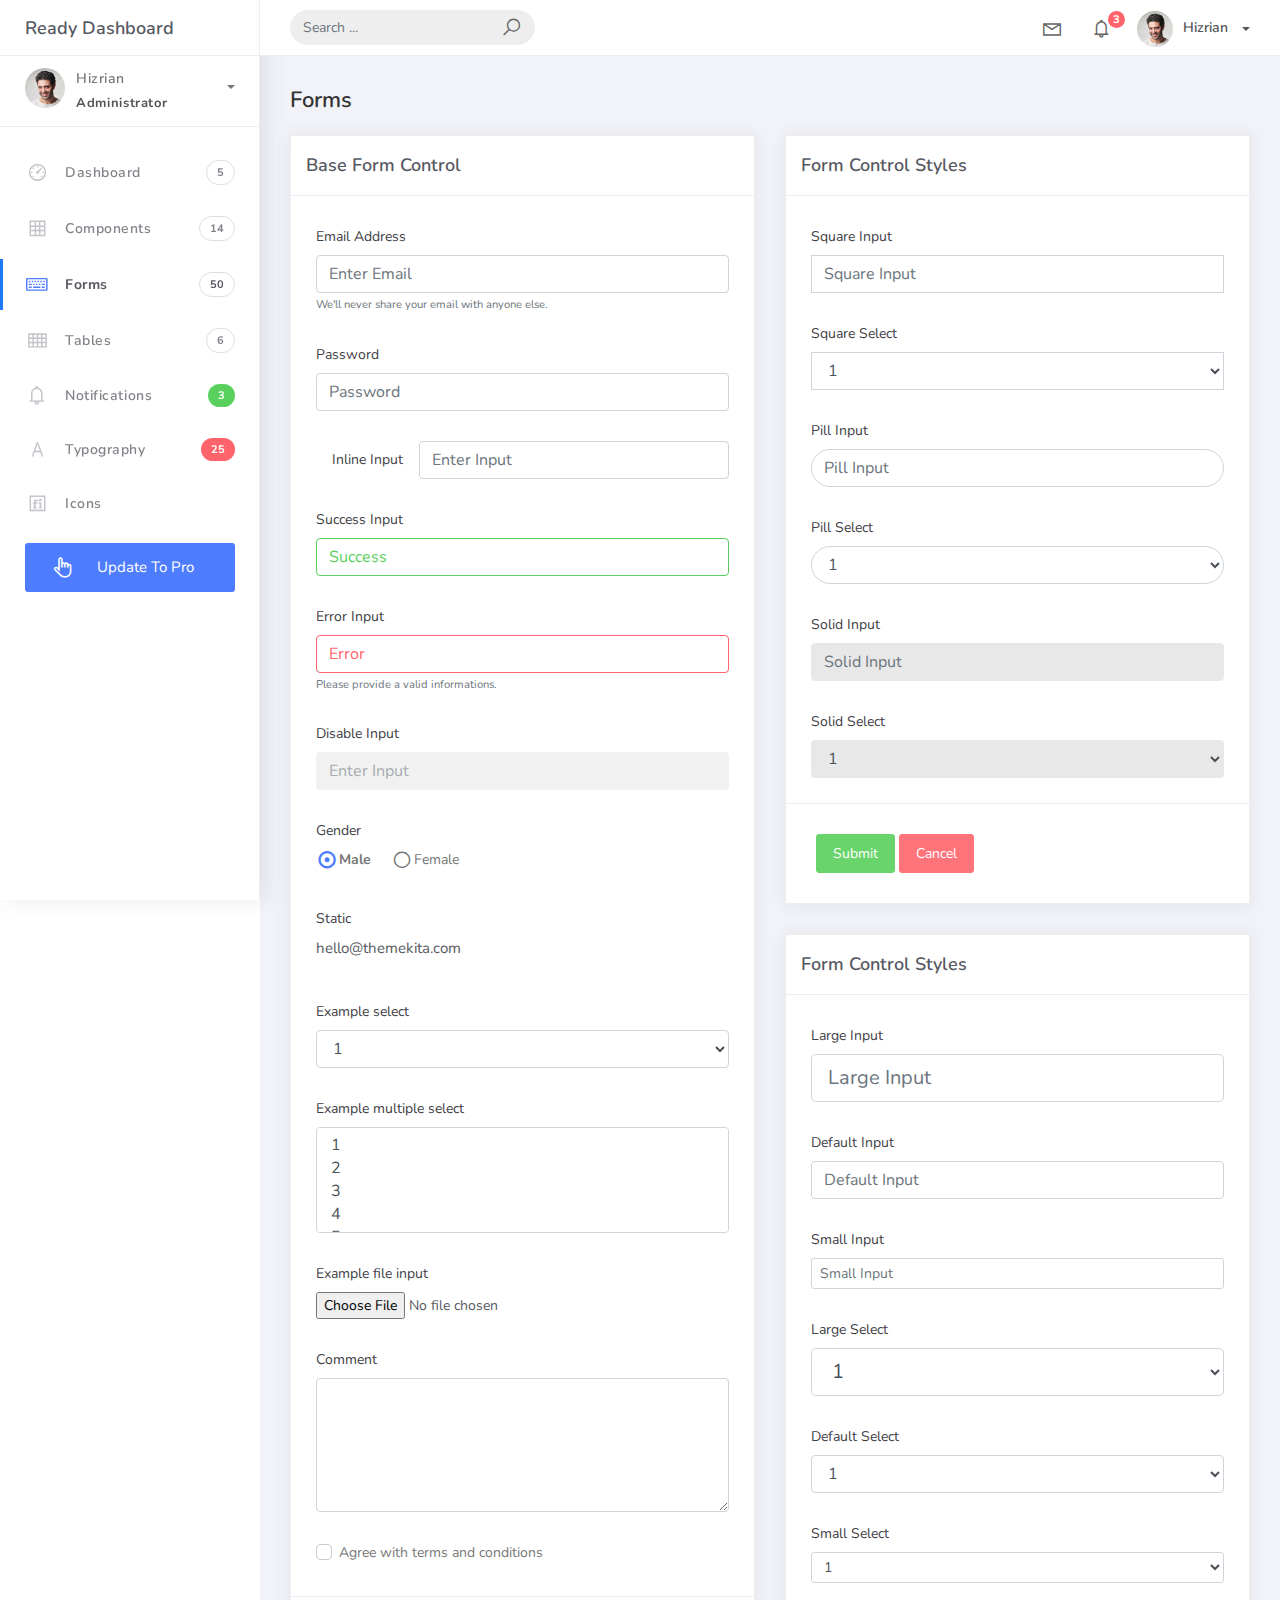
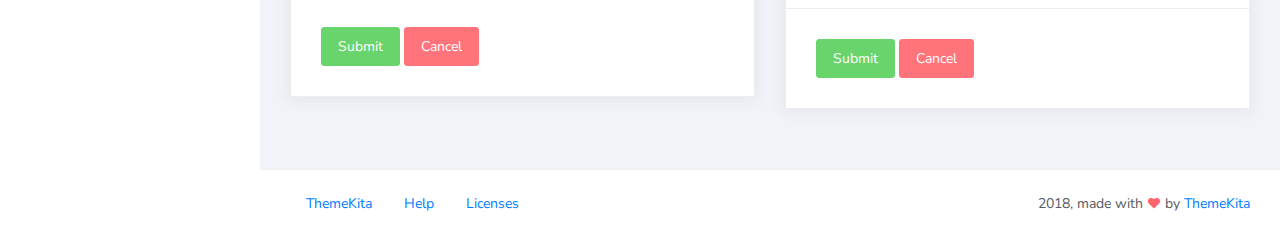
<file: template/forms.html>
<!DOCTYPE html>
<html>
<head>
	<meta http-equiv="X-UA-Compatible" content="IE=edge,chrome=1" />
	<title>Forms - Ready Bootstrap Dashboard</title>
	<meta content='width=device-width, initial-scale=1.0, maximum-scale=1.0, user-scalable=0, shrink-to-fit=no' name='viewport' />
	<link rel="stylesheet" href="assets/css/bootstrap.min.css">
	<link rel="stylesheet" href="https://fonts.googleapis.com/css?family=Nunito:200,200i,300,300i,400,400i,600,600i,700,700i,800,800i,900,900i">
	<link rel="stylesheet" href="assets/css/ready.css">
	<link rel="stylesheet" href="assets/css/demo.css">
</head>
<body>
	<div class="wrapper">
		<div class="main-header">
			<div class="logo-header">
				<a href="index.html" class="logo">
					Ready Dashboard
				</a>
				<button class="navbar-toggler sidenav-toggler ml-auto" type="button" data-toggle="collapse" data-target="collapse" aria-controls="sidebar" aria-expanded="false" aria-label="Toggle navigation">
					<span class="navbar-toggler-icon"></span>
				</button>
				<button class="topbar-toggler more"><i class="la la-ellipsis-v"></i></button>
			</div>
			<nav class="navbar navbar-header navbar-expand-lg">
				<div class="container-fluid">
					
					<form class="navbar-left navbar-form nav-search mr-md-3" action="">
						<div class="input-group">
							<input type="text" placeholder="Search ..." class="form-control">
							<div class="input-group-append">
								<span class="input-group-text">
									<i class="la la-search search-icon"></i>
								</span>
							</div>
						</div>
					</form>
					<ul class="navbar-nav topbar-nav ml-md-auto align-items-center">
						<li class="nav-item dropdown hidden-caret">
							<a class="nav-link dropdown-toggle" href="#" id="navbarDropdown" role="button" data-toggle="dropdown" aria-haspopup="true" aria-expanded="false">
								<i class="la la-envelope"></i>
							</a>
							<div class="dropdown-menu" aria-labelledby="navbarDropdown">
								<a class="dropdown-item" href="#">Action</a>
								<a class="dropdown-item" href="#">Another action</a>
								<div class="dropdown-divider"></div>
								<a class="dropdown-item" href="#">Something else here</a>
							</div>
						</li>
						<li class="nav-item dropdown hidden-caret">
							<a class="nav-link dropdown-toggle" href="#" id="navbarDropdown" role="button" data-toggle="dropdown" aria-haspopup="true" aria-expanded="false">
								<i class="la la-bell"></i>
								<span class="notification">3</span>
							</a>
							<ul class="dropdown-menu notif-box" aria-labelledby="navbarDropdown">
								<li>
									<div class="dropdown-title">You have 4 new notification</div>
								</li>
								<li>
									<div class="notif-center">
										<a href="#">
											<div class="notif-icon notif-primary"> <i class="la la-user-plus"></i> </div>
											<div class="notif-content">
												<span class="block">
													New user registered
												</span>
												<span class="time">5 minutes ago</span> 
											</div>
										</a>
										<a href="#">
											<div class="notif-icon notif-success"> <i class="la la-comment"></i> </div>
											<div class="notif-content">
												<span class="block">
													Rahmad commented on Admin
												</span>
												<span class="time">12 minutes ago</span> 
											</div>
										</a>
										<a href="#">
											<div class="notif-img"> 
												<img src="assets/img/profile2.jpg" alt="Img Profile">
											</div>
											<div class="notif-content">
												<span class="block">
													Reza send messages to you
												</span>
												<span class="time">12 minutes ago</span> 
											</div>
										</a>
										<a href="#">
											<div class="notif-icon notif-danger"> <i class="la la-heart"></i> </div>
											<div class="notif-content">
												<span class="block">
													Farrah liked Admin
												</span>
												<span class="time">17 minutes ago</span> 
											</div>
										</a>
									</div>
								</li>
								<li>
									<a class="see-all" href="javascript:void(0);"> <strong>See all notifications</strong> <i class="la la-angle-right"></i> </a>
								</li>
							</ul>
						</li>
						<li class="nav-item dropdown">
							<a class="dropdown-toggle profile-pic" data-toggle="dropdown" href="#" aria-expanded="false"> <img src="assets/img/profile.jpg" alt="user-img" width="36" class="img-circle"><span >Hizrian</span></span> </a>
							<ul class="dropdown-menu dropdown-user">
								<li>
									<div class="user-box">
										<div class="u-img"><img src="assets/img/profile.jpg" alt="user"></div>
										<div class="u-text">
											<h4>Hizrian</h4>
											<p class="text-muted">hello@themekita.com</p><a href="profile.html" class="btn btn-rounded btn-danger btn-sm">View Profile</a></div>
										</div>
									</li>
									<div class="dropdown-divider"></div>
									<a class="dropdown-item" href="#"><i class="ti-user"></i> My Profile</a>
									<a class="dropdown-item" href="#"></i> My Balance</a>
									<a class="dropdown-item" href="#"><i class="ti-email"></i> Inbox</a>
									<div class="dropdown-divider"></div>
									<a class="dropdown-item" href="#"><i class="ti-settings"></i> Account Setting</a>
									<div class="dropdown-divider"></div>
									<a class="dropdown-item" href="#"><i class="fa fa-power-off"></i> Logout</a>
								</ul>
								<!-- /.dropdown-user -->
							</li>
						</ul>
					</div>
				</nav>
			</div>
			<div class="sidebar">
				<div class="scrollbar-inner sidebar-wrapper">
					<div class="user">
						<div class="photo">
							<img src="assets/img/profile.jpg">
						</div>
						<div class="info">
							<a class="" data-toggle="collapse" href="#collapseExample" aria-expanded="true">
								<span>
									Hizrian
									<span class="user-level">Administrator</span>
									<span class="caret"></span>
								</span>
							</a>
							<div class="clearfix"></div>

							<div class="collapse in" id="collapseExample" aria-expanded="true" style="">
								<ul class="nav">
									<li>
										<a href="#profile">
											<span class="link-collapse">My Profile</span>
										</a>
									</li>
									<li>
										<a href="#edit">
											<span class="link-collapse">Edit Profile</span>
										</a>
									</li>
									<li>
										<a href="#settings">
											<span class="link-collapse">Settings</span>
										</a>
									</li>
								</ul>
							</div>
						</div>
					</div>
					<ul class="nav">
						<li class="nav-item">
							<a href="index.html">
								<i class="la la-dashboard"></i>
								<p>Dashboard</p>
								<span class="badge badge-count">5</span>
							</a>
						</li>
						<li class="nav-item">
							<a href="components.html">
								<i class="la la-table"></i>
								<p>Components</p>
								<span class="badge badge-count">14</span>
							</a>
						</li>
						<li class="nav-item active">
							<a href="forms.html">
								<i class="la la-keyboard-o"></i>
								<p>Forms</p>
								<span class="badge badge-count">50</span>
							</a>
						</li>
						<li class="nav-item">
							<a href="tables.html">
								<i class="la la-th"></i>
								<p>Tables</p>
								<span class="badge badge-count">6</span>
							</a>
						</li>
						<li class="nav-item">
							<a href="notifications.html">
								<i class="la la-bell"></i>
								<p>Notifications</p>
								<span class="badge badge-success">3</span>
							</a>
						</li>
						<li class="nav-item">
							<a href="typography.html">
								<i class="la la-font"></i>
								<p>Typography</p>
								<span class="badge badge-danger">25</span>
							</a>
						</li>
						<li class="nav-item">
							<a href="icons.html">
								<i class="la la-fonticons"></i>
								<p>Icons</p>
							</a>
						</li>
						<li class="nav-item update-pro">
							<button  data-toggle="modal" data-target="#modalUpdate">
								<i class="la la-hand-pointer-o"></i>
								<p>Update To Pro</p>
							</button>
						</li>
					</ul>
				</div>
			</div>
			<div class="main-panel">
				<div class="content">
					<div class="container-fluid">
						<h4 class="page-title">Forms</h4>
						<div class="row">
							<div class="col-md-6">
								<div class="card">
									<div class="card-header">
										<div class="card-title">Base Form Control</div>
									</div>
									<div class="card-body">
										<div class="form-group">
											<label for="email">Email Address</label>
											<input type="email" class="form-control" id="email" placeholder="Enter Email">
											<small id="emailHelp" class="form-text text-muted">We'll never share your email with anyone else.</small>
										</div>
										<div class="form-group">
											<label for="password">Password</label>
											<input type="password" class="form-control" id="password" placeholder="Password">
										</div>
										<div class="form-group form-inline">
											<label for="inlineinput" class="col-md-3 col-form-label">Inline Input</label>
											<div class="col-md-9 p-0">
												<input type="text" class="form-control input-full" id="inlineinput" placeholder="Enter Input">
											</div>
										</div>
										<div class="form-group has-success">
											<label for="successInput">Success Input</label>
											<input type="text" id="successInput" value="Success" class="form-control">
										</div>
										<div class="form-group has-error has-feedback">
											<label for="errorInput">Error Input</label>
											<input type="text" id="errorInput" value="Error" class="form-control">
											<small id="emailHelp" class="form-text text-muted">Please provide a valid informations.</small>
										</div>
										<div class="form-group">
											<label for="disableinput">Disable Input</label>
											<input type="text" class="form-control" id="disableinput" placeholder="Enter Input" disabled>
										</div>
										<div class="form-check">
											<label>Gender</label><br/>
											<label class="form-radio-label">
												<input class="form-radio-input" type="radio" name="optionsRadios" value=""  checked="">
												<span class="form-radio-sign">Male</span>
											</label>
											<label class="form-radio-label ml-3">
												<input class="form-radio-input" type="radio" name="optionsRadios" value="">
												<span class="form-radio-sign">Female</span>
											</label>
										</div>
										<div class="form-group">
											<label class="control-label">
												Static
											</label> <!----> <p class="form-control-static">hello@themekita.com</p> <!---->  <!----></div>
											<div class="form-group">
												<label for="exampleFormControlSelect1">Example select</label>
												<select class="form-control" id="exampleFormControlSelect1">
													<option>1</option>
													<option>2</option>
													<option>3</option>
													<option>4</option>
													<option>5</option>
												</select>
											</div>
											<div class="form-group">
												<label for="exampleFormControlSelect2">Example multiple select</label>
												<select multiple class="form-control" id="exampleFormControlSelect2">
													<option>1</option>
													<option>2</option>
													<option>3</option>
													<option>4</option>
													<option>5</option>
												</select>
											</div>
											<div class="form-group">
												<label for="exampleFormControlFile1">Example file input</label>
												<input type="file" class="form-control-file" id="exampleFormControlFile1">
											</div>
											<div class="form-group">
												<label for="comment">Comment</label>
												<textarea class="form-control" id="comment" rows="5">

												</textarea>
											</div>
											<div class="form-check">
												<label class="form-check-label">
													<input class="form-check-input" type="checkbox" value="">
													<span class="form-check-sign">Agree with terms and conditions</span>
												</label>
											</div>
										</div>
										<div class="card-action">
											<button class="btn btn-success">Submit</button>
											<button class="btn btn-danger">Cancel</button>
										</div>
									</div>
								</div>
								<div class="col-md-6">
									<div class="card">
										<div class="card-header">
											<div class="card-title">Form Control Styles</div>
										</div>
										<div class="card-body">
											<div class="form-group">
												<label for="squareInput">Square Input</label>
												<input type="text" class="form-control input-square" id="squareInput" placeholder="Square Input">
											</div>
											<div class="form-group">
												<label for="squareSelect">Square Select</label>
												<select class="form-control input-square" id="squareSelect">
													<option>1</option>
													<option>2</option>
													<option>3</option>
													<option>4</option>
													<option>5</option>
												</select>
											</div>
											<div class="form-group">
												<label for="pillInput">Pill Input</label>
												<input type="text" class="form-control input-pill" id="pillInput" placeholder="Pill Input">
											</div>
											<div class="form-group">
												<label for="pillSelect">Pill Select</label>
												<select class="form-control input-pill" id="pillSelect">
													<option>1</option>
													<option>2</option>
													<option>3</option>
													<option>4</option>
													<option>5</option>
												</select>
											</div>
											<div class="form-group">
												<label for="solidInput">Solid Input</label>
												<input type="text" class="form-control input-solid" id="solidInput" placeholder="Solid Input">
											</div>
											<div class="form-group">
												<label for="solidSelect">Solid Select</label>
												<select class="form-control input-solid" id="solidSelect">
													<option>1</option>
													<option>2</option>
													<option>3</option>
													<option>4</option>
													<option>5</option>
												</select>
											</div>											
										</div>
										<div class="card-action">
											<button class="btn btn-success">Submit</button>
											<button class="btn btn-danger">Cancel</button>
										</div>
									</div>
									<div class="card">
										<div class="card-header">
											<div class="card-title">Form Control Styles</div>
										</div>
										<div class="card-body">
											<div class="form-group">
												<label for="largeInput">Large Input</label>
												<input type="text" class="form-control form-control-lg" id="largeInput" placeholder="Large Input">
											</div>
											<div class="form-group">
												<label for="largeInput">Default Input</label>
												<input type="text" class="form-control form-control" id="defaultInput" placeholder="Default Input">
											</div>
											<div class="form-group">
												<label for="smallInput">Small Input</label>
												<input type="text" class="form-control form-control-sm" id="smallInput" placeholder="Small Input">
											</div>
											<div class="form-group">
												<label for="largeSelect">Large Select</label>
												<select class="form-control form-control-lg" id="largeSelect">
													<option>1</option>
													<option>2</option>
													<option>3</option>
													<option>4</option>
													<option>5</option>
												</select>
											</div>
											<div class="form-group">
												<label for="defaultSelect">Default Select</label>
												<select class="form-control form-control" id="defaultSelect">
													<option>1</option>
													<option>2</option>
													<option>3</option>
													<option>4</option>
													<option>5</option>
												</select>
											</div>
											<div class="form-group">
												<label for="smallSelect">Small Select</label>
												<select class="form-control form-control-sm" id="smallSelect">
													<option>1</option>
													<option>2</option>
													<option>3</option>
													<option>4</option>
													<option>5</option>
												</select>
											</div>
										</div>
										<div class="card-action">
											<button class="btn btn-success">Submit</button>
											<button class="btn btn-danger">Cancel</button>
										</div>
									</div>
								</div>
							</div>
						</div>
					</div>
					<footer class="footer">
						<div class="container-fluid">
							<nav class="pull-left">
								<ul class="nav">
									<li class="nav-item">
										<a class="nav-link" href="http://www.themekita.com">
											ThemeKita
										</a>
									</li>
									<li class="nav-item">
										<a class="nav-link" href="#">
											Help
										</a>
									</li>
									<li class="nav-item">
										<a class="nav-link" href="#">
											Licenses
										</a>
									</li>
								</ul>
							</nav>
							<div class="copyright ml-auto">
								2018, made with <i class="la la-heart heart text-danger"></i> by <a href="http://www.themekita.com">ThemeKita</a>
							</div>				
						</div>
					</footer>
				</div>
			</div>
		</div>
	</div>
	<!-- Modal -->
	<div class="modal fade" id="modalUpdate" tabindex="-1" role="dialog" aria-labelledby="modalUpdatePro" aria-hidden="true">
		<div class="modal-dialog modal-dialog-centered" role="document">
			<div class="modal-content">
				<div class="modal-header bg-primary">
					<h6 class="modal-title"><i class="la la-frown-o"></i> Under Development</h6>
					<button type="button" class="close" data-dismiss="modal" aria-label="Close">
						<span aria-hidden="true">&times;</span>
					</button>
				</div>
				<div class="modal-body text-center">									
					<p>Currently the pro version of the <b>Ready Dashboard</b> Bootstrap is in progress development</p>
					<p>
					<b>We'll let you know when it's done</b></p>
				</div>
				<div class="modal-footer">
					<button type="button" class="btn btn-secondary" data-dismiss="modal">Close</button>
				</div>
			</div>
		</div>
	</div>
</body>
<script src="assets/js/core/jquery.3.2.1.min.js"></script>
<script src="assets/js/plugin/jquery-ui-1.12.1.custom/jquery-ui.min.js"></script>
<script src="assets/js/core/popper.min.js"></script>
<script src="assets/js/core/bootstrap.min.js"></script>
<script src="assets/js/plugin/chartist/chartist.min.js"></script>
<script src="assets/js/plugin/chartist/plugin/chartist-plugin-tooltip.min.js"></script>
<script src="assets/js/plugin/bootstrap-notify/bootstrap-notify.min.js"></script>
<script src="assets/js/plugin/bootstrap-toggle/bootstrap-toggle.min.js"></script>
<script src="assets/js/plugin/jquery-mapael/jquery.mapael.min.js"></script>
<script src="assets/js/plugin/jquery-mapael/maps/world_countries.min.js"></script>
<script src="assets/js/plugin/chart-circle/circles.min.js"></script>
<script src="assets/js/plugin/jquery-scrollbar/jquery.scrollbar.min.js"></script>
<script src="assets/js/ready.min.js"></script>
</html>
</file>
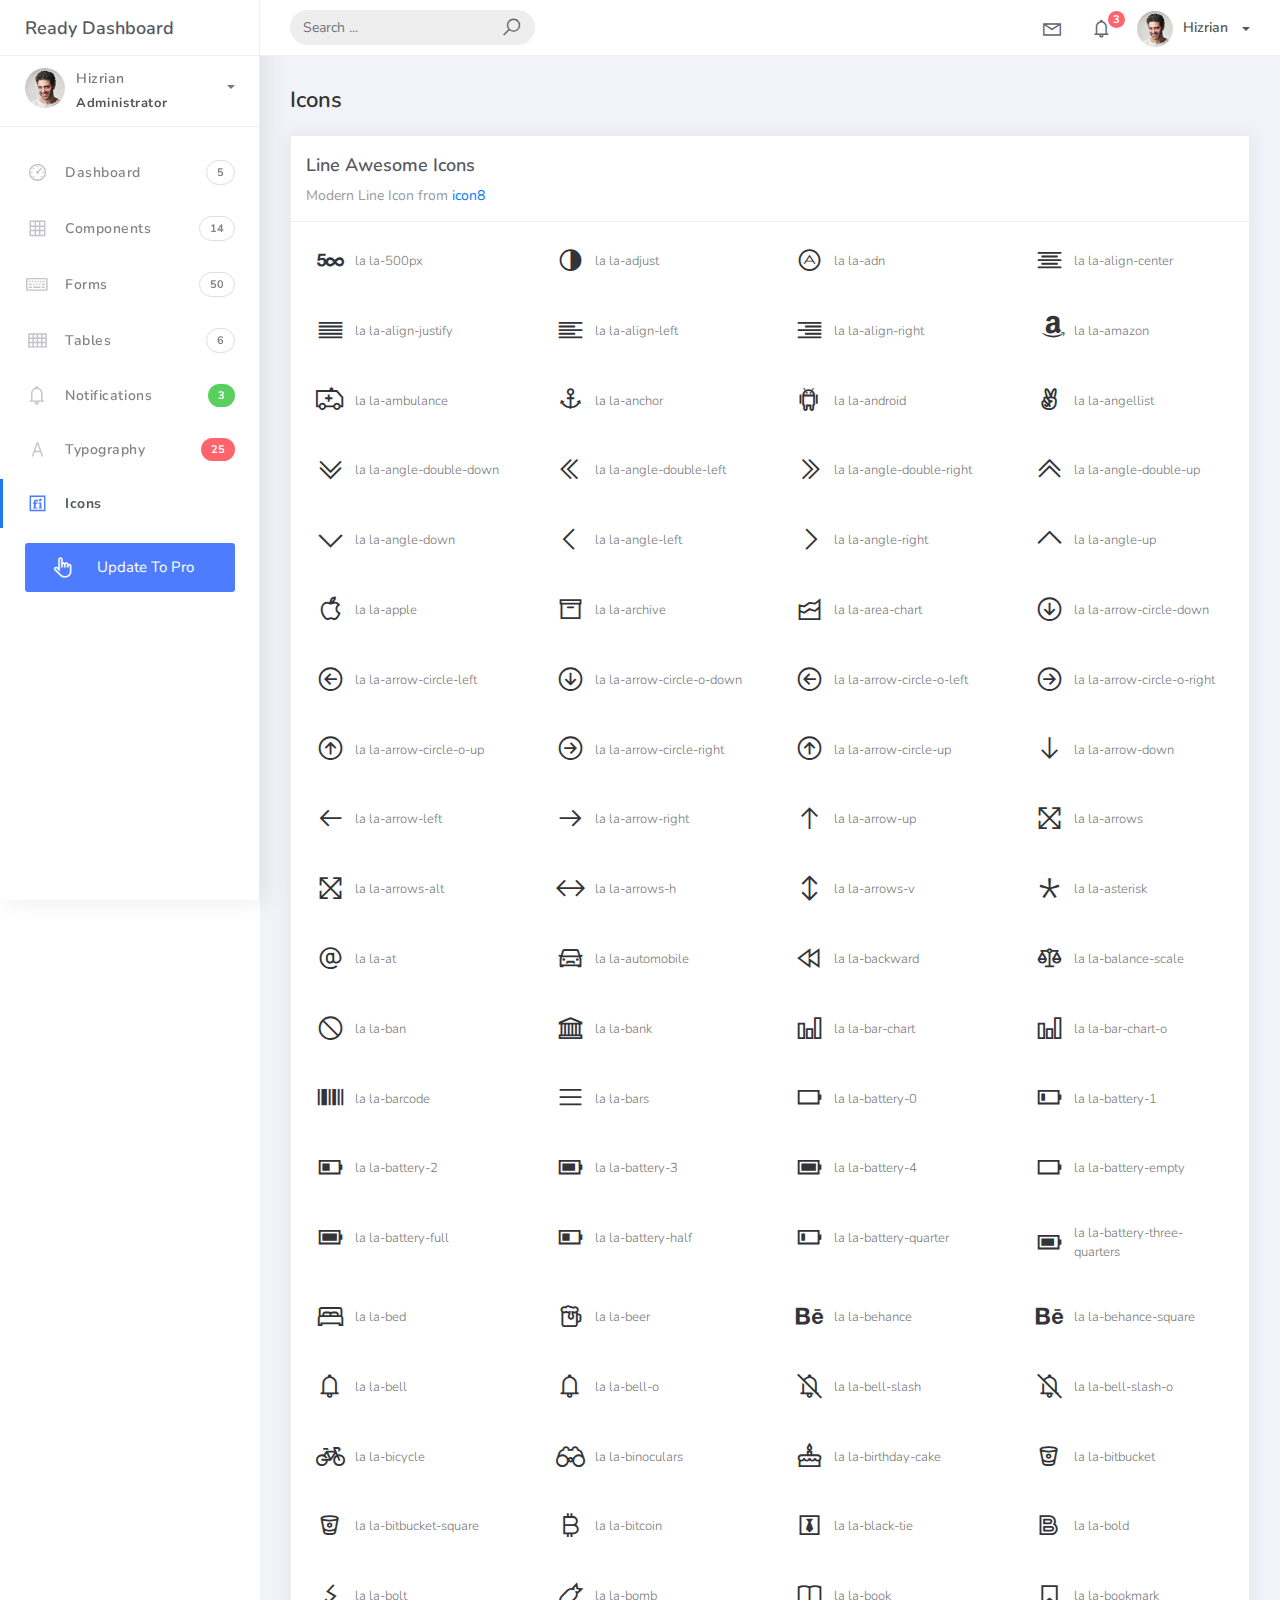
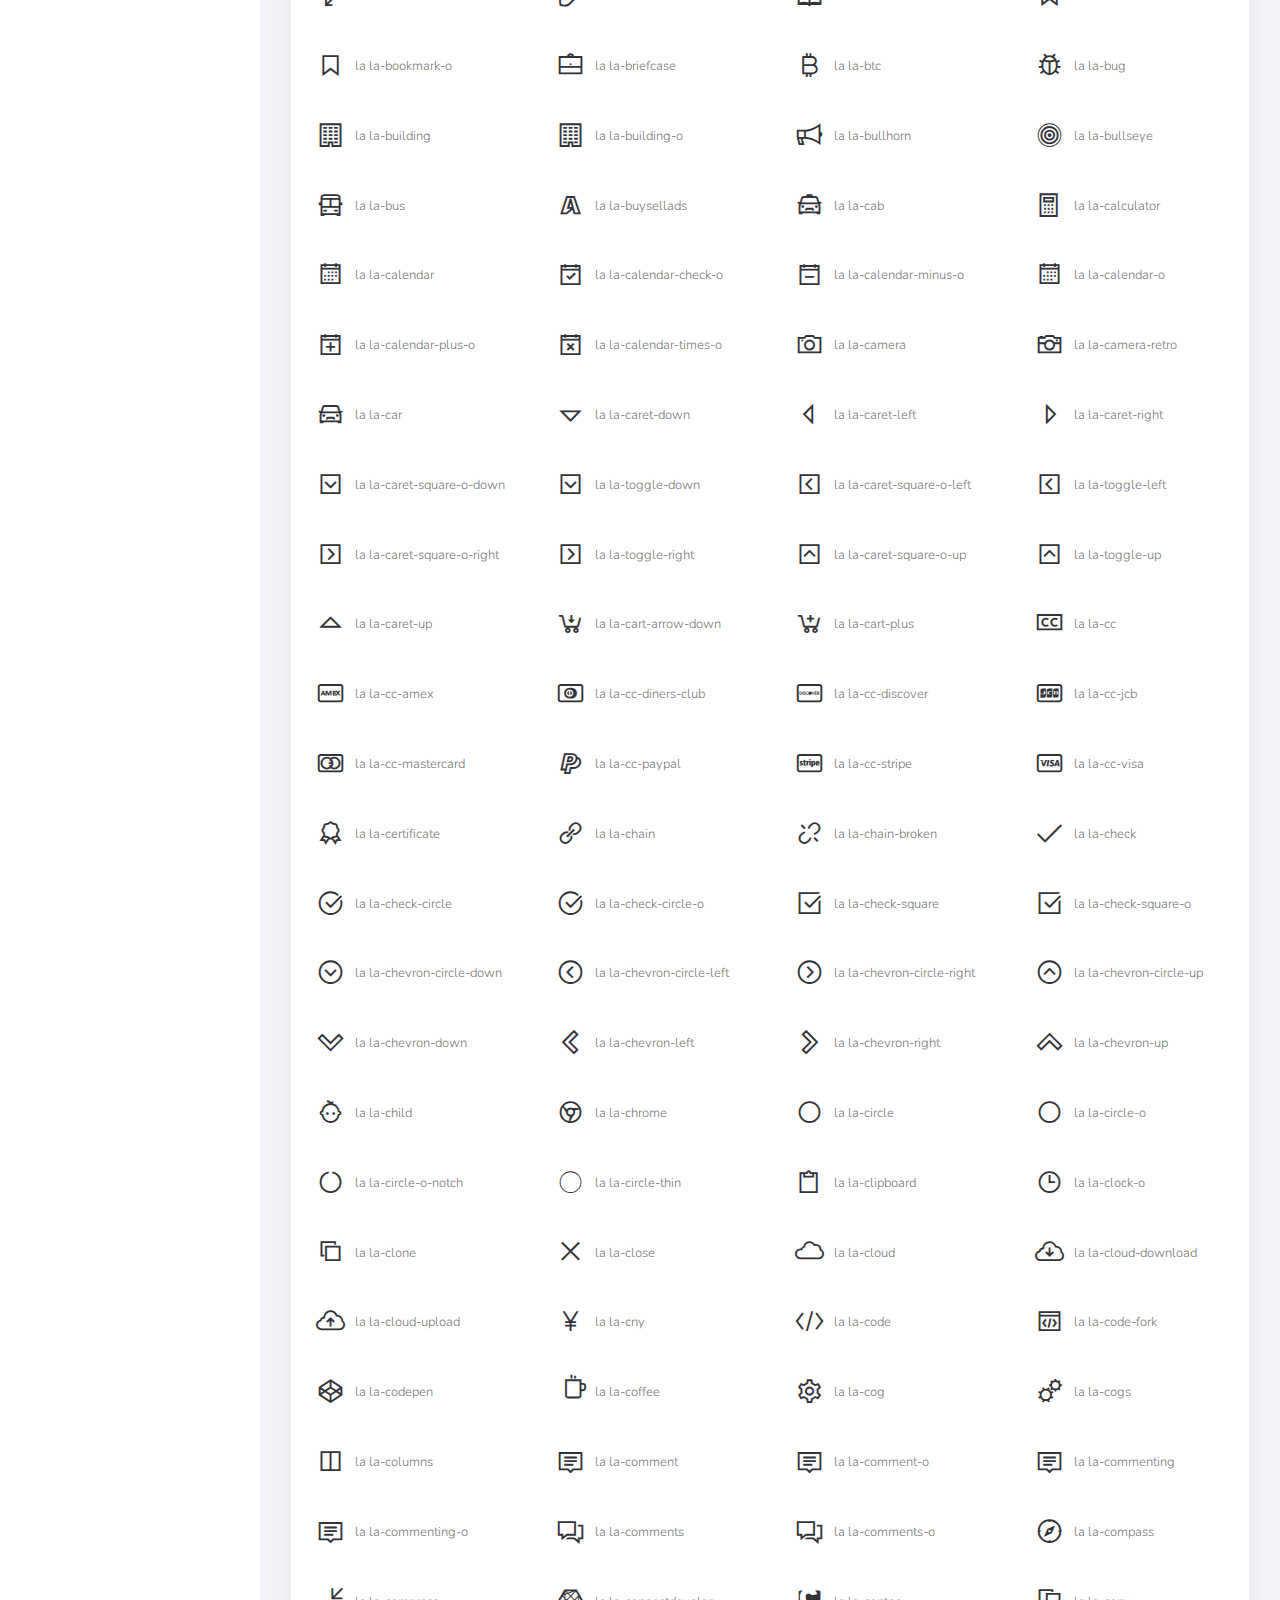
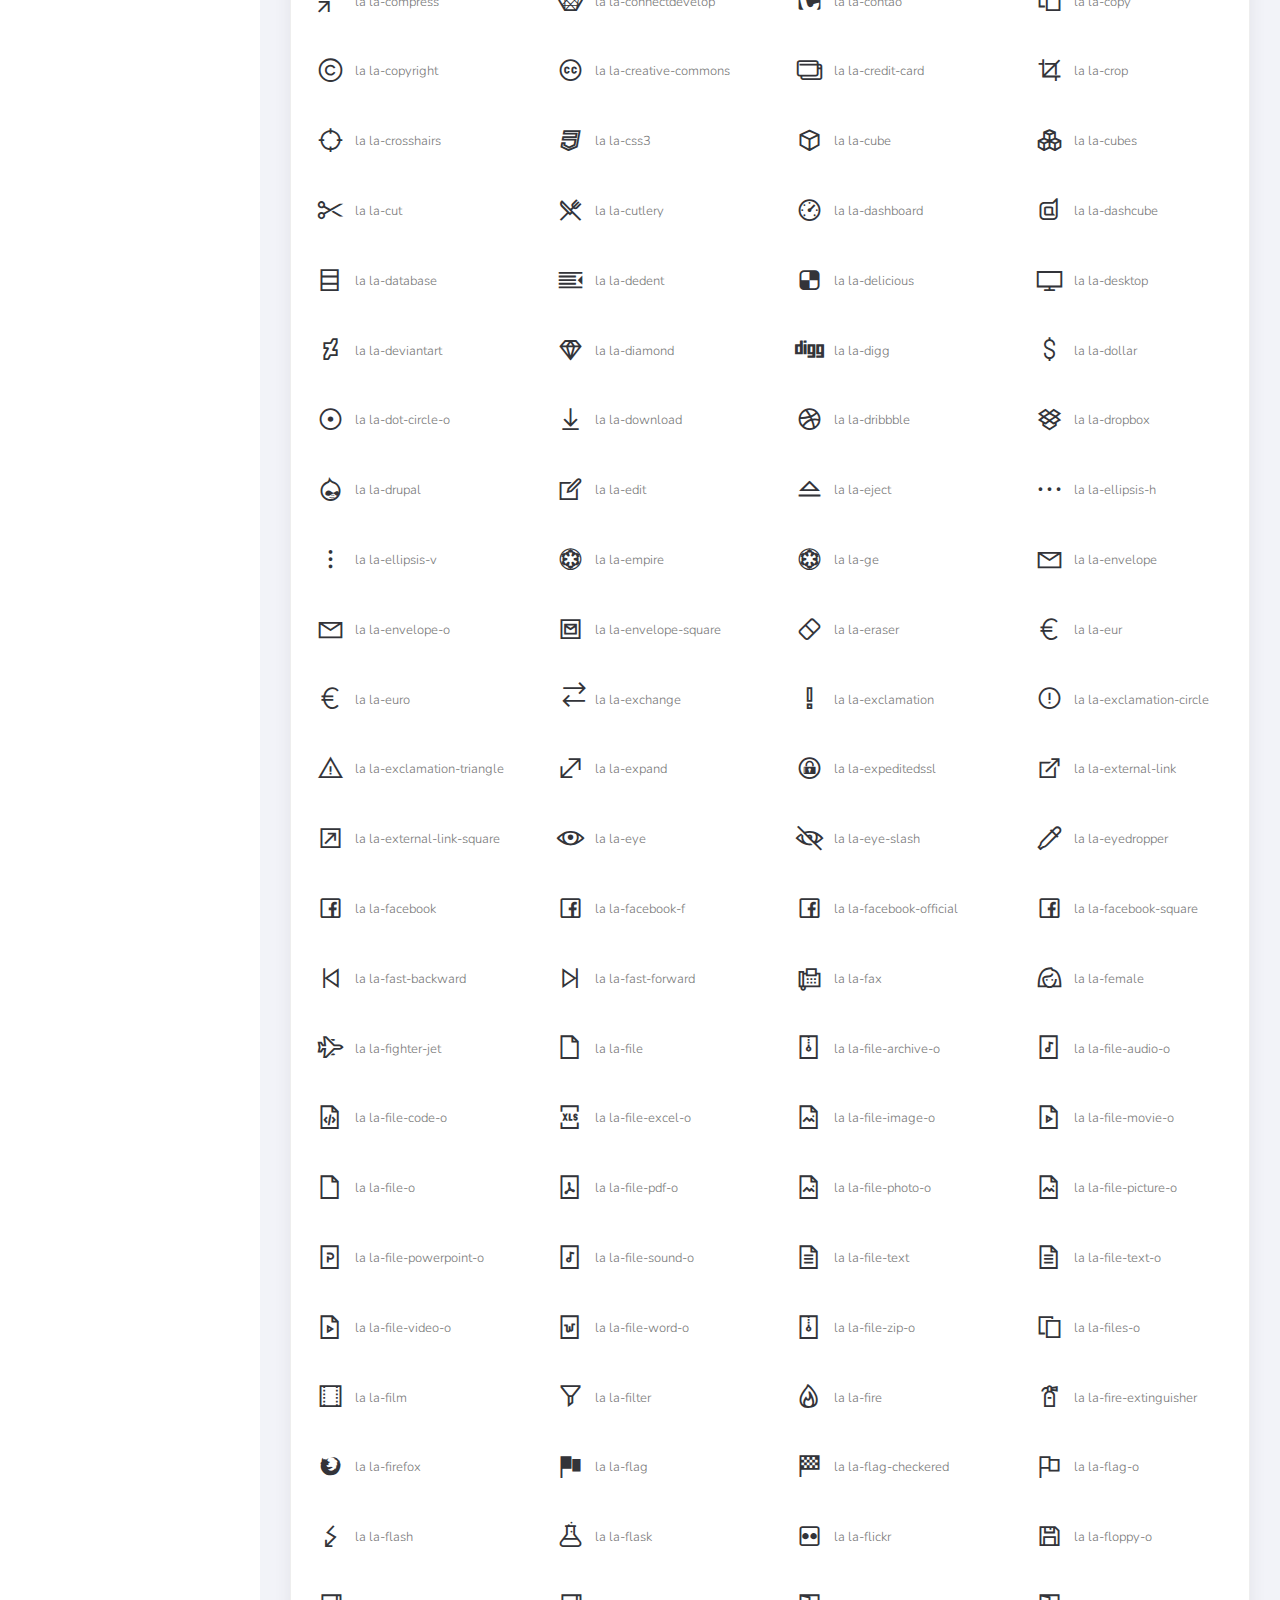
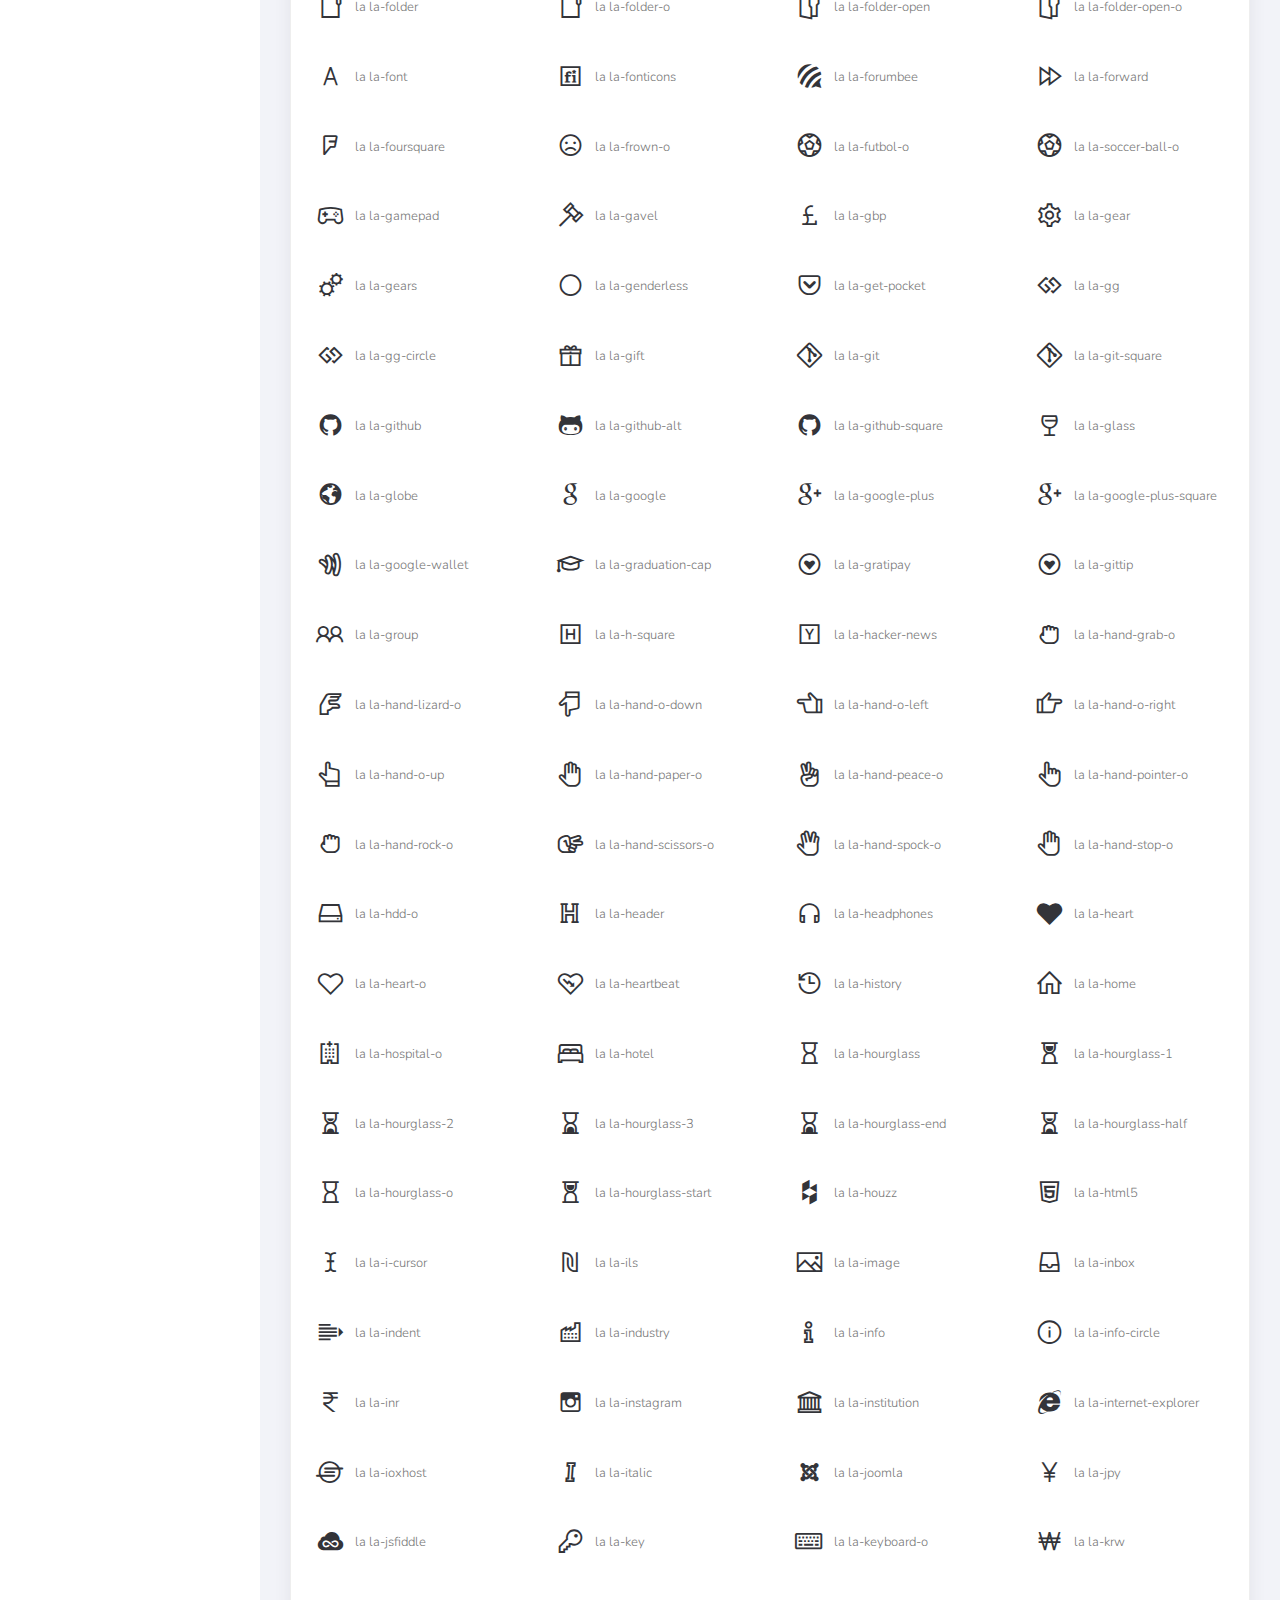
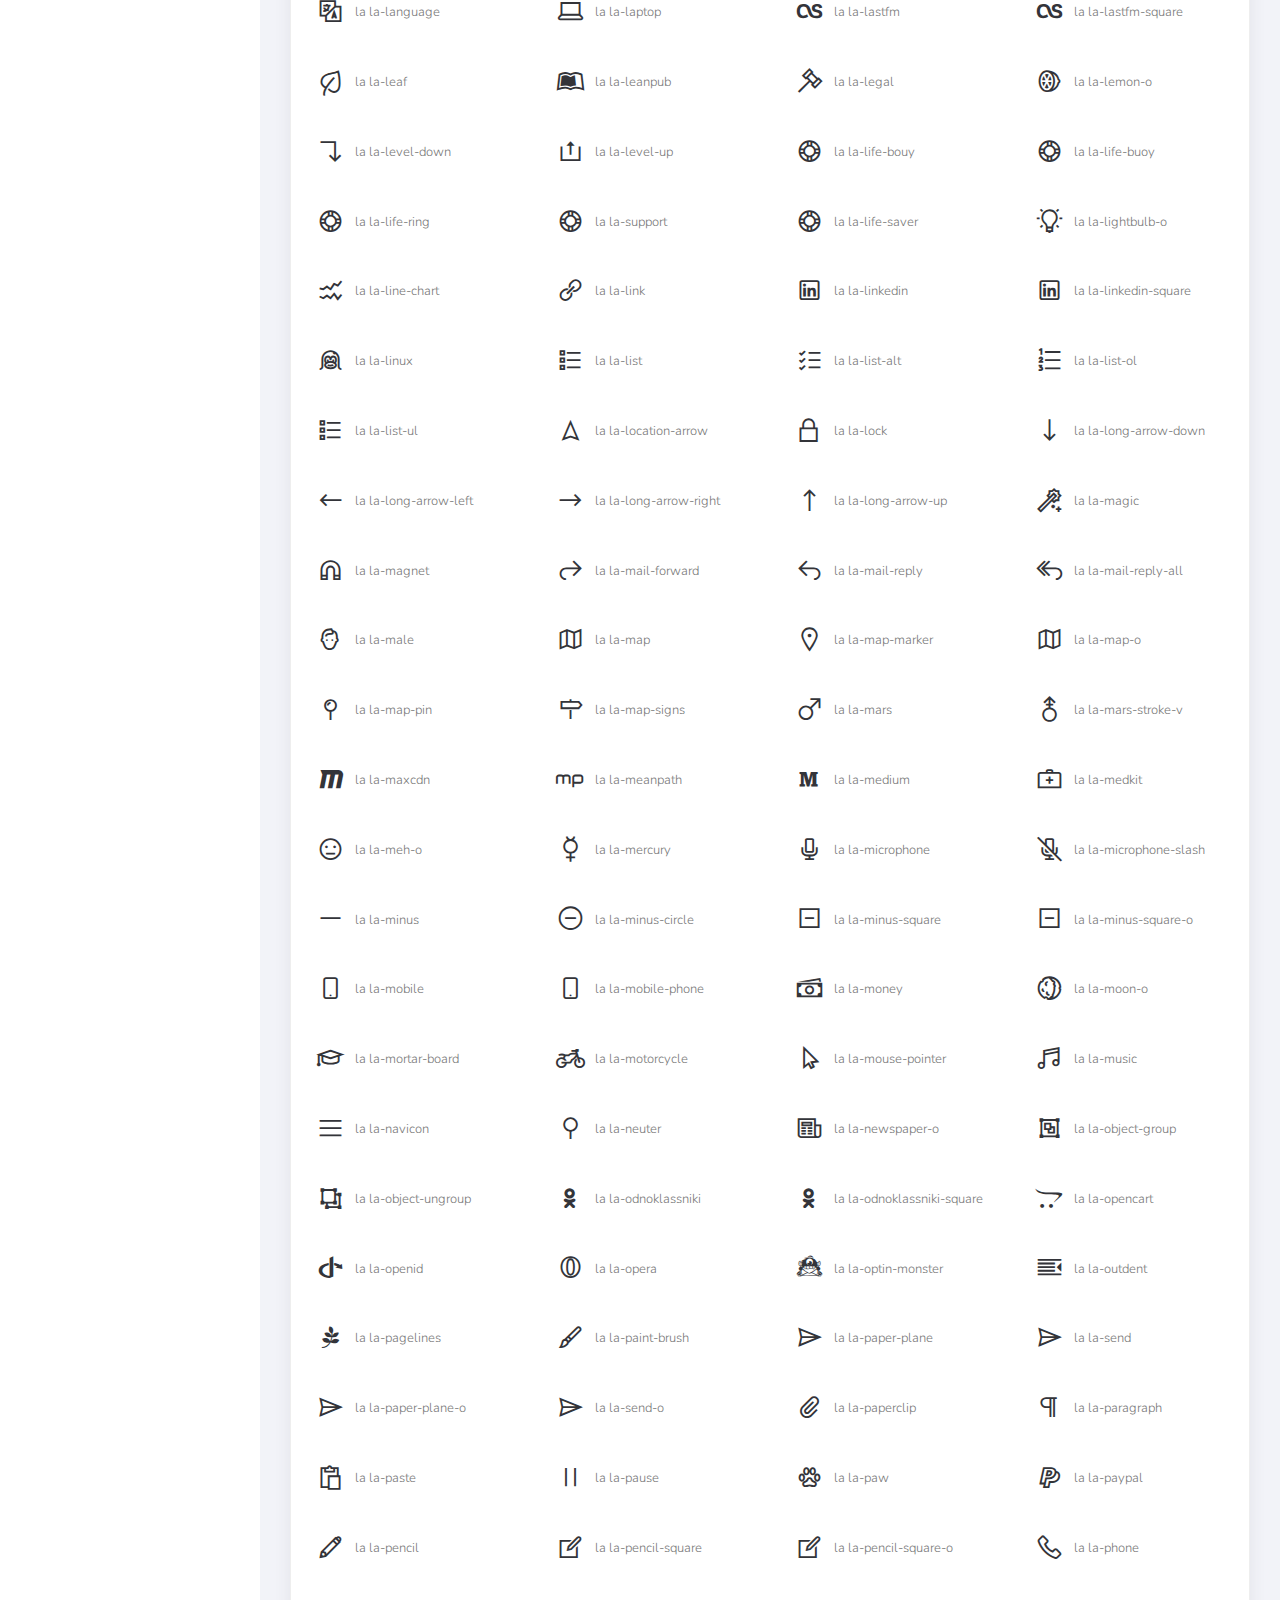
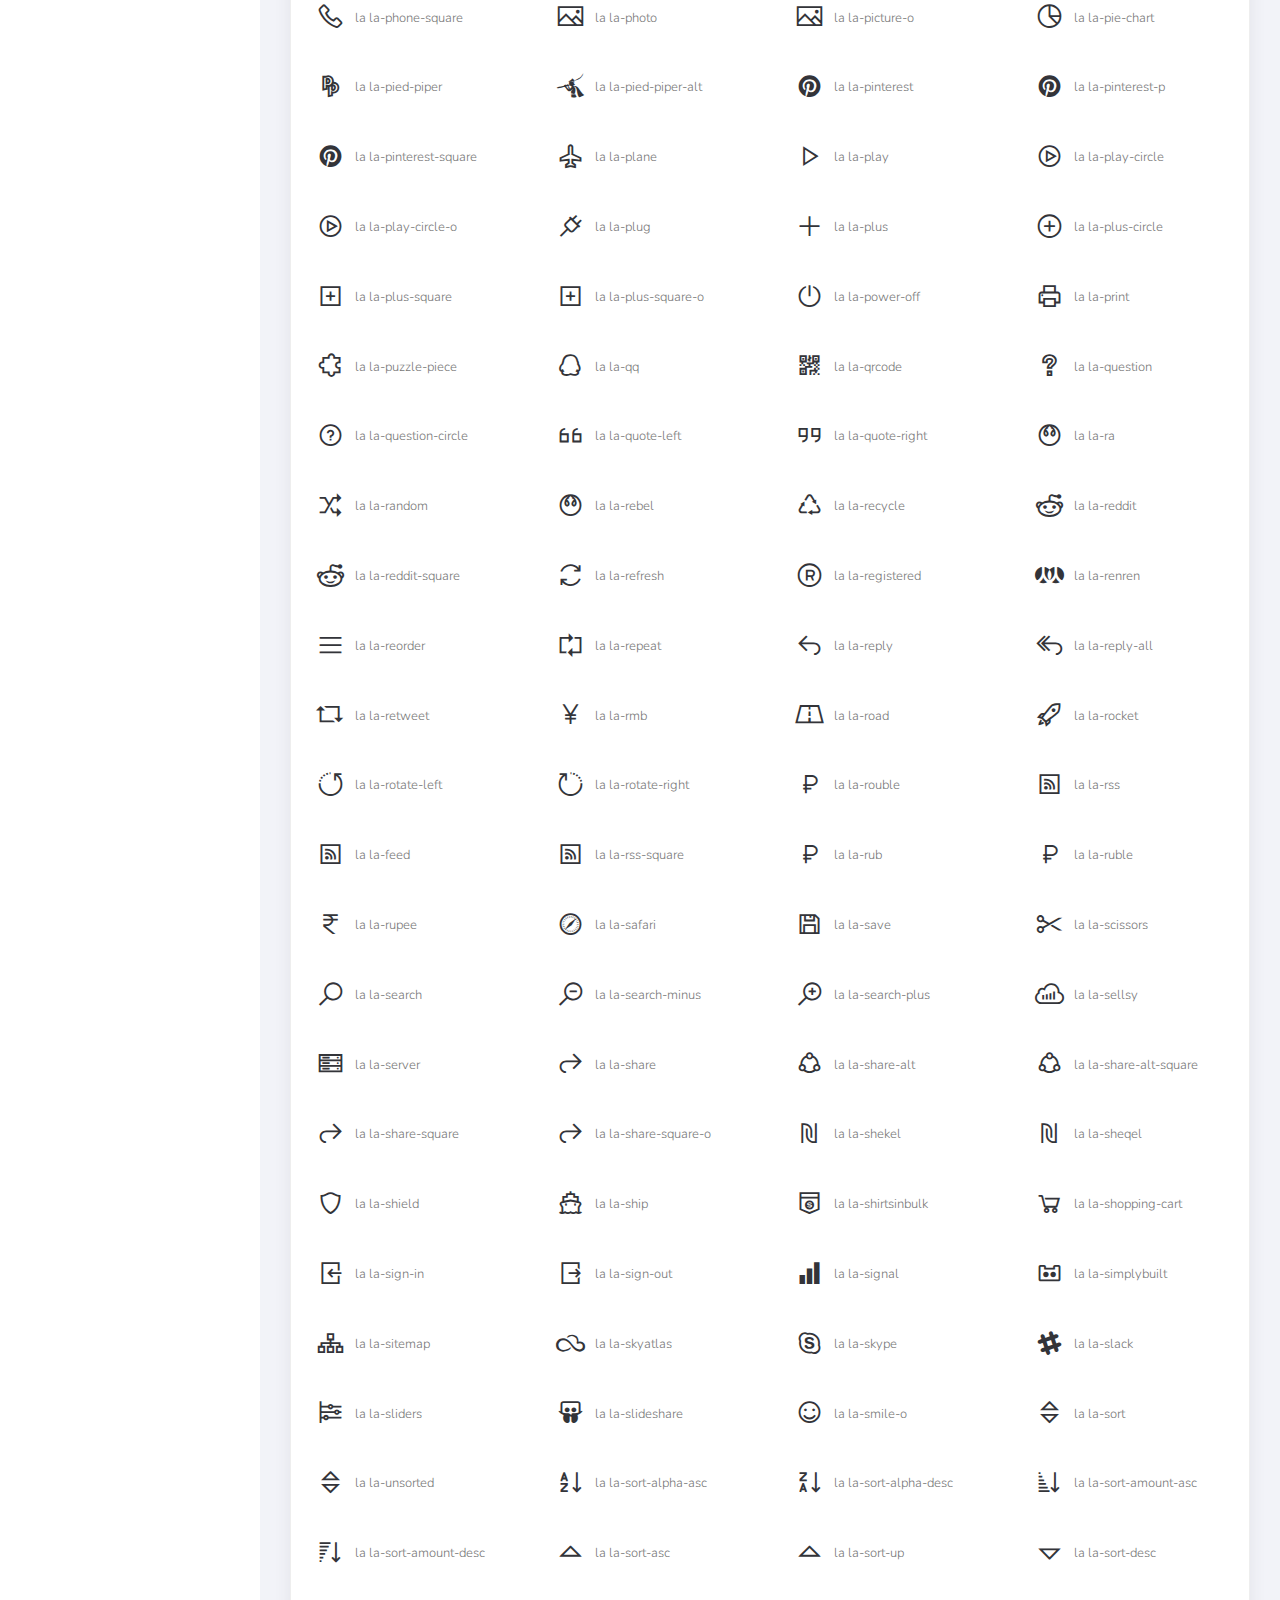
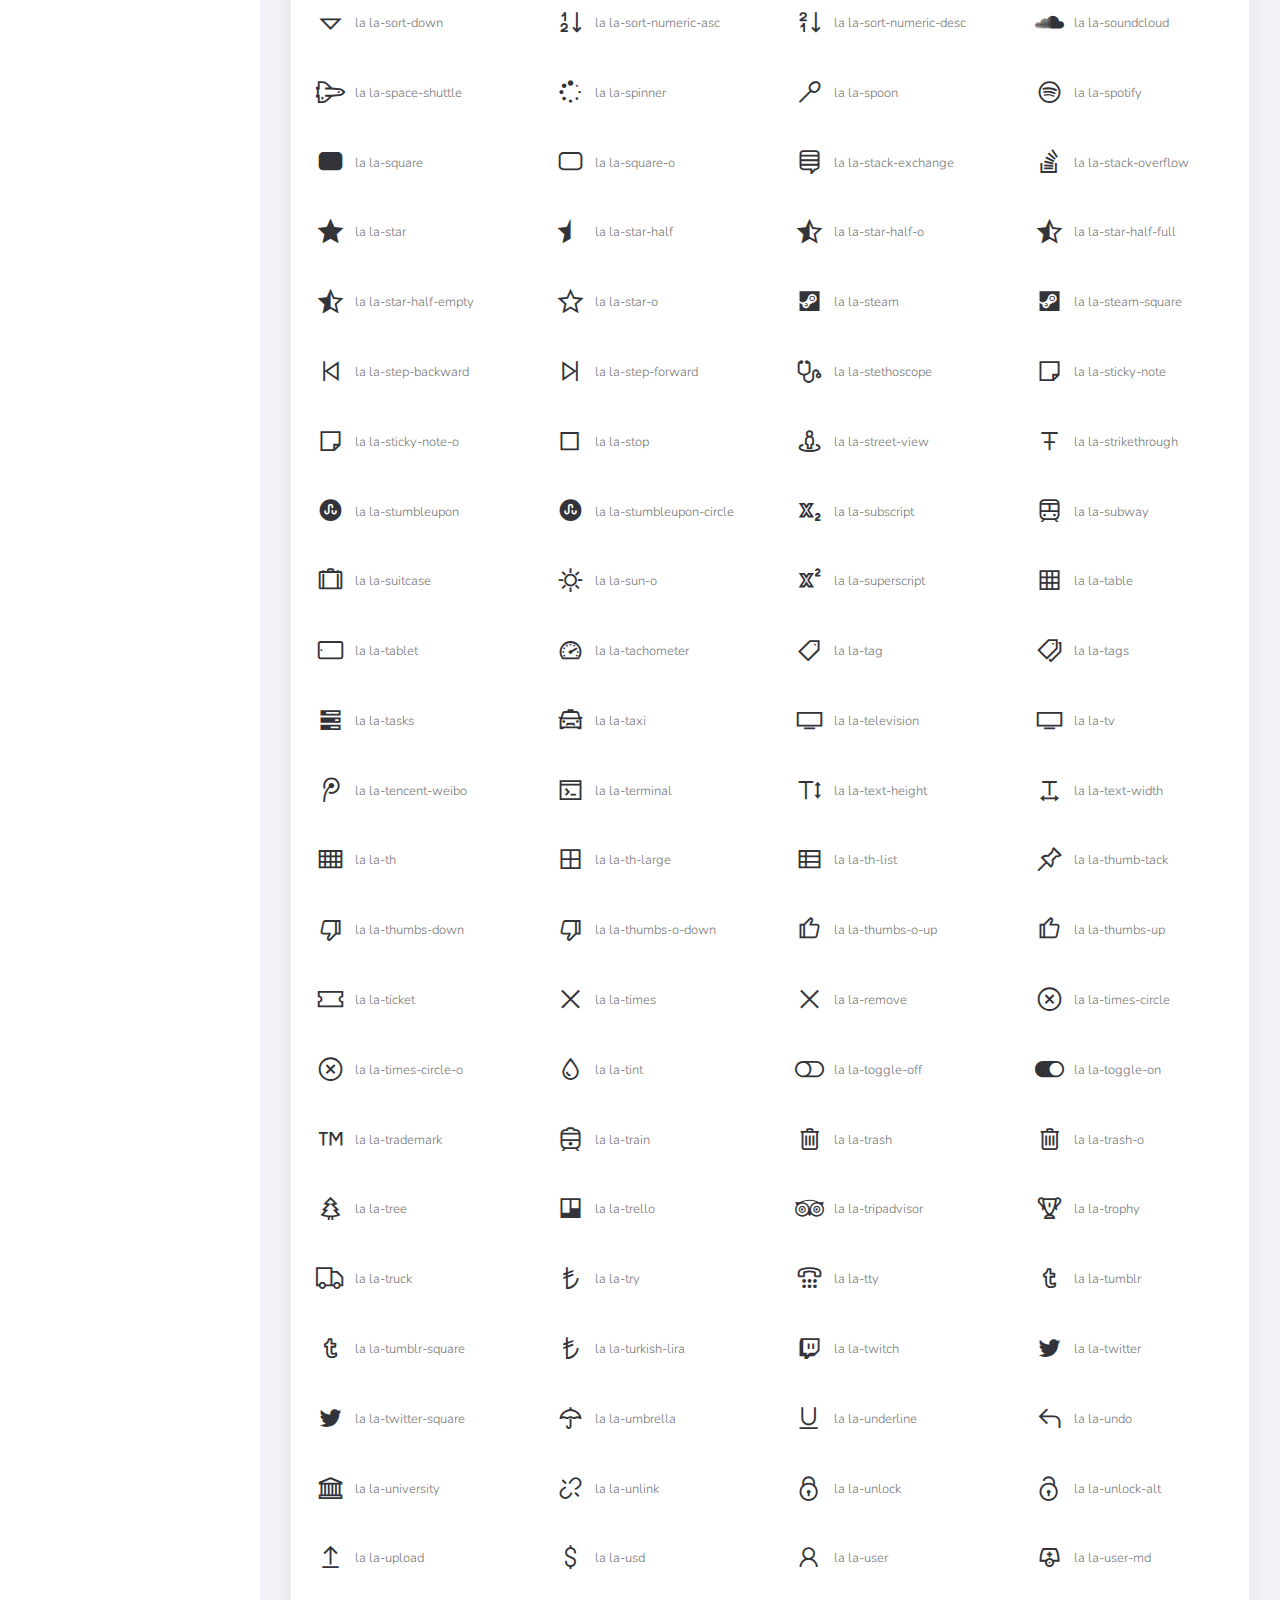
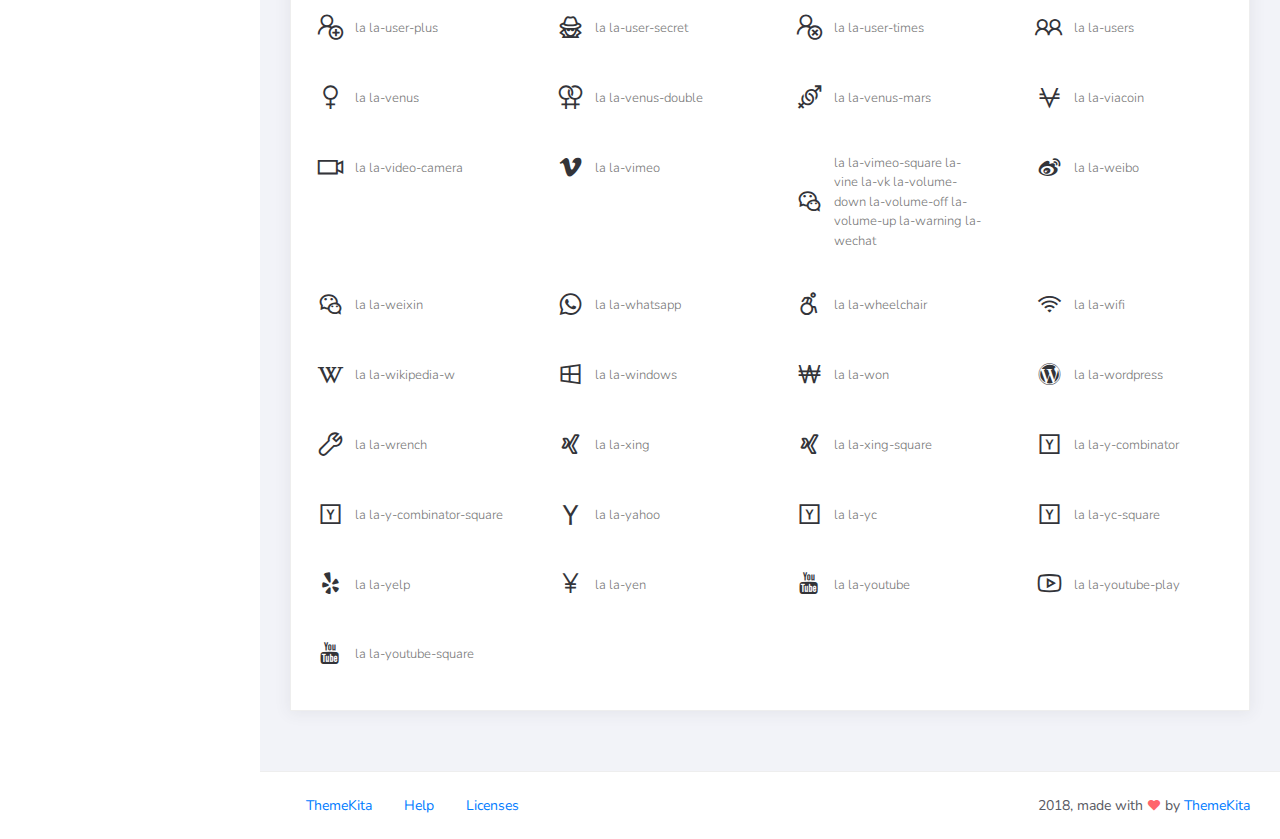
<file: template/icons.html>
<!DOCTYPE html>
<html>
<head>
	<meta http-equiv="X-UA-Compatible" content="IE=edge,chrome=1" />
	<title>Icons - Ready Bootstrap Dashboard</title>
	<meta content='width=device-width, initial-scale=1.0, maximum-scale=1.0, user-scalable=0, shrink-to-fit=no' name='viewport' />
	<link rel="stylesheet" href="assets/css/bootstrap.min.css">
	<link rel="stylesheet" href="https://fonts.googleapis.com/css?family=Nunito:200,200i,300,300i,400,400i,600,600i,700,700i,800,800i,900,900i">
	<link rel="stylesheet" href="assets/css/ready.css">
	<link rel="stylesheet" href="assets/css/demo.css">
</head>
<body>
	<div class="wrapper">
		<div class="main-header">
			<div class="logo-header">
				<a href="index.html" class="logo">
					Ready Dashboard
				</a>
				<button class="navbar-toggler sidenav-toggler ml-auto" type="button" data-toggle="collapse" data-target="collapse" aria-controls="sidebar" aria-expanded="false" aria-label="Toggle navigation">
					<span class="navbar-toggler-icon"></span>
				</button>
				<button class="topbar-toggler more"><i class="la la-ellipsis-v"></i></button>
			</div>
			<nav class="navbar navbar-header navbar-expand-lg">
				<div class="container-fluid">
					
					<form class="navbar-left navbar-form nav-search mr-md-3" action="">
						<div class="input-group">
							<input type="text" placeholder="Search ..." class="form-control">
							<div class="input-group-append">
								<span class="input-group-text">
									<i class="la la-search search-icon"></i>
								</span>
							</div>
						</div>
					</form>
					<ul class="navbar-nav topbar-nav ml-md-auto align-items-center">
						<li class="nav-item dropdown hidden-caret">
							<a class="nav-link dropdown-toggle" href="#" id="navbarDropdown" role="button" data-toggle="dropdown" aria-haspopup="true" aria-expanded="false">
								<i class="la la-envelope"></i>
							</a>
							<div class="dropdown-menu" aria-labelledby="navbarDropdown">
								<a class="dropdown-item" href="#">Action</a>
								<a class="dropdown-item" href="#">Another action</a>
								<div class="dropdown-divider"></div>
								<a class="dropdown-item" href="#">Something else here</a>
							</div>
						</li>
						<li class="nav-item dropdown hidden-caret">
							<a class="nav-link dropdown-toggle" href="#" id="navbarDropdown" role="button" data-toggle="dropdown" aria-haspopup="true" aria-expanded="false">
								<i class="la la-bell"></i>
								<span class="notification">3</span>
							</a>
							<ul class="dropdown-menu notif-box" aria-labelledby="navbarDropdown">
								<li>
									<div class="dropdown-title">You have 4 new notification</div>
								</li>
								<li>
									<div class="notif-center">
										<a href="#">
											<div class="notif-icon notif-primary"> <i class="la la-user-plus"></i> </div>
											<div class="notif-content">
												<span class="block">
													New user registered
												</span>
												<span class="time">5 minutes ago</span> 
											</div>
										</a>
										<a href="#">
											<div class="notif-icon notif-success"> <i class="la la-comment"></i> </div>
											<div class="notif-content">
												<span class="block">
													Rahmad commented on Admin
												</span>
												<span class="time">12 minutes ago</span> 
											</div>
										</a>
										<a href="#">
											<div class="notif-img"> 
												<img src="assets/img/profile2.jpg" alt="Img Profile">
											</div>
											<div class="notif-content">
												<span class="block">
													Reza send messages to you
												</span>
												<span class="time">12 minutes ago</span> 
											</div>
										</a>
										<a href="#">
											<div class="notif-icon notif-danger"> <i class="la la-heart"></i> </div>
											<div class="notif-content">
												<span class="block">
													Farrah liked Admin
												</span>
												<span class="time">17 minutes ago</span> 
											</div>
										</a>
									</div>
								</li>
								<li>
									<a class="see-all" href="javascript:void(0);"> <strong>See all notifications</strong> <i class="la la-angle-right"></i> </a>
								</li>
							</ul>
						</li>
						<li class="nav-item dropdown">
							<a class="dropdown-toggle profile-pic" data-toggle="dropdown" href="#" aria-expanded="false"> <img src="assets/img/profile.jpg" alt="user-img" width="36" class="img-circle"><span >Hizrian</span></span> </a>
							<ul class="dropdown-menu dropdown-user">
								<li>
									<div class="user-box">
										<div class="u-img"><img src="assets/img/profile.jpg" alt="user"></div>
										<div class="u-text">
											<h4>Hizrian</h4>
											<p class="text-muted">hello@themekita.com</p><a href="profile.html" class="btn btn-rounded btn-danger btn-sm">View Profile</a></div>
										</div>
									</li>
									<div class="dropdown-divider"></div>
									<a class="dropdown-item" href="#"><i class="ti-user"></i> My Profile</a>
									<a class="dropdown-item" href="#"></i> My Balance</a>
									<a class="dropdown-item" href="#"><i class="ti-email"></i> Inbox</a>
									<div class="dropdown-divider"></div>
									<a class="dropdown-item" href="#"><i class="ti-settings"></i> Account Setting</a>
									<div class="dropdown-divider"></div>
									<a class="dropdown-item" href="#"><i class="fa fa-power-off"></i> Logout</a>
								</ul>
								<!-- /.dropdown-user -->
							</li>
						</ul>
					</div>
				</nav>
			</div>
			<div class="sidebar">
				<div class="scrollbar-inner sidebar-wrapper">
					<div class="user">
						<div class="photo">
							<img src="assets/img/profile.jpg">
						</div>
						<div class="info">
							<a class="" data-toggle="collapse" href="#collapseExample" aria-expanded="true">
								<span>
									Hizrian
									<span class="user-level">Administrator</span>
									<span class="caret"></span>
								</span>
							</a>
							<div class="clearfix"></div>

							<div class="collapse in" id="collapseExample" aria-expanded="true" style="">
								<ul class="nav">
									<li>
										<a href="#profile">
											<span class="link-collapse">My Profile</span>
										</a>
									</li>
									<li>
										<a href="#edit">
											<span class="link-collapse">Edit Profile</span>
										</a>
									</li>
									<li>
										<a href="#settings">
											<span class="link-collapse">Settings</span>
										</a>
									</li>
								</ul>
							</div>
						</div>
					</div>
					<ul class="nav">
						<li class="nav-item">
							<a href="index.html">
								<i class="la la-dashboard"></i>
								<p>Dashboard</p>
								<span class="badge badge-count">5</span>
							</a>
						</li>
						<li class="nav-item">
							<a href="components.html">
								<i class="la la-table"></i>
								<p>Components</p>
								<span class="badge badge-count">14</span>
							</a>
						</li>
						<li class="nav-item">
							<a href="forms.html">
								<i class="la la-keyboard-o"></i>
								<p>Forms</p>
								<span class="badge badge-count">50</span>
							</a>
						</li>
						<li class="nav-item">
							<a href="tables.html">
								<i class="la la-th"></i>
								<p>Tables</p>
								<span class="badge badge-count">6</span>
							</a>
						</li>
						<li class="nav-item">
							<a href="notifications.html">
								<i class="la la-bell"></i>
								<p>Notifications</p>
								<span class="badge badge-success">3</span>
							</a>
						</li>
						<li class="nav-item">
							<a href="typography.html">
								<i class="la la-font"></i>
								<p>Typography</p>
								<span class="badge badge-danger">25</span>
							</a>
						</li>
						<li class="nav-item active">
							<a href="icons.html">
								<i class="la la-fonticons"></i>
								<p>Icons</p>
							</a>
						</li>
						<li class="nav-item update-pro">
							<button  data-toggle="modal" data-target="#modalUpdate">
								<i class="la la-hand-pointer-o"></i>
								<p>Update To Pro</p>
							</button>
						</li>
					</ul>
				</div>
			</div>
			<div class="main-panel">
				<div class="content">
					<div class="container-fluid">
						<h4 class="page-title">Icons</h4>
						<div class="row">
							<div class="col-md-12">
								<div class="card">
									<div class="card-header">
										<div class="card-title">Line Awesome Icons</div>
										<div class="card-category">Modern Line Icon from <a class="link" href="https://icons8.com/line-awesome">icon8</a></div>
									</div>
									<div class="card-body">
										<div id="row-demo-icon" class="row">
										</div>
									</div>
								</div>
							</div>
						</div>
					</div>
				</div>
				<footer class="footer">
					<div class="container-fluid">
						<nav class="pull-left">
							<ul class="nav">
								<li class="nav-item">
									<a class="nav-link" href="http://www.themekita.com">
										ThemeKita
									</a>
								</li>
								<li class="nav-item">
									<a class="nav-link" href="#">
										Help
									</a>
								</li>
								<li class="nav-item">
									<a class="nav-link" href="https://themewagon.com/license/#free-item">
										Licenses
									</a>
								</li>
							</ul>
						</nav>
						<div class="copyright ml-auto">
							2018, made with <i class="la la-heart heart text-danger"></i> by <a href="http://www.themekita.com">ThemeKita</a>
						</div>				
					</div>
				</footer>
			</div>
		</div>
	</div>
	<!-- Modal -->
	<div class="modal fade" id="modalUpdate" tabindex="-1" role="dialog" aria-labelledby="modalUpdatePro" aria-hidden="true">
		<div class="modal-dialog modal-dialog-centered" role="document">
			<div class="modal-content">
				<div class="modal-header bg-primary">
					<h6 class="modal-title"><i class="la la-frown-o"></i> Under Development</h6>
					<button type="button" class="close" data-dismiss="modal" aria-label="Close">
						<span aria-hidden="true">&times;</span>
					</button>
				</div>
				<div class="modal-body text-center">									
					<p>Currently the pro version of the <b>Ready Dashboard</b> Bootstrap is in progress development</p>
					<p>
					<b>We'll let you know when it's done</b></p>
				</div>
				<div class="modal-footer">
					<button type="button" class="btn btn-secondary" data-dismiss="modal">Close</button>
				</div>
			</div>
		</div>
	</div>
</body>
<script src="assets/js/core/jquery.3.2.1.min.js"></script>
<script src="assets/js/plugin/jquery-ui-1.12.1.custom/jquery-ui.min.js"></script>
<script src="assets/js/core/popper.min.js"></script>
<script src="assets/js/core/bootstrap.min.js"></script>
<script src="assets/js/plugin/chartist/chartist.min.js"></script>
<script src="assets/js/plugin/chartist/plugin/chartist-plugin-tooltip.min.js"></script>
<script src="assets/js/plugin/bootstrap-notify/bootstrap-notify.min.js"></script>
<script src="assets/js/plugin/bootstrap-toggle/bootstrap-toggle.min.js"></script>
<script src="assets/js/plugin/jquery-mapael/jquery.mapael.min.js"></script>
<script src="assets/js/plugin/jquery-mapael/maps/world_countries.min.js"></script>
<script src="assets/js/plugin/chart-circle/circles.min.js"></script>
<script src="assets/js/plugin/jquery-scrollbar/jquery.scrollbar.min.js"></script>
<script src="assets/js/ready.min.js"></script>
<script type="text/javascript">
	var iconClass = ['la-500px', 'la-adjust', 'la-adn', 'la-align-center', 'la-align-justify',
	'la-align-left', 'la-align-right', 'la-amazon', 'la-ambulance', 'la-anchor', 'la-android', 'la-angellist', 'la-angle-double-down', 'la-angle-double-left', 'la-angle-double-right', 'la-angle-double-up', 'la-angle-down', 'la-angle-left', 'la-angle-right', 'la-angle-up', 'la-apple', 'la-archive', 'la-area-chart', ' la-arrow-circle-down', 'la-arrow-circle-left', 'la-arrow-circle-o-down', 'la-arrow-circle-o-left', 'la-arrow-circle-o-right', 'la-arrow-circle-o-up', 'la-arrow-circle-right', 'la-arrow-circle-up', 'la-arrow-down', 'la-arrow-left', 'la-arrow-right', 'la-arrow-up', 'la-arrows', 'la-arrows-alt', 'la-arrows-h', 'la-arrows-v', 'la-asterisk', 'la-at', 'la-automobile', 'la-backward', 'la-balance-scale', 'la-ban', 'la-bank', 'la-bar-chart', 'la-bar-chart-o', 'la-barcode', 'la-bars', 'la-battery-0', 'la-battery-1', 'la-battery-2', 'la-battery-3', 'la-battery-4', 'la-battery-empty', 'la-battery-full', 'la-battery-half', 'la-battery-quarter', 'la-battery-three-quarters', 'la-bed', 'la-beer', 'la-behance', 'la-behance-square', 'la-bell', 'la-bell-o', 'la-bell-slash', 'la-bell-slash-o', 'la-bicycle', 'la-binoculars', 'la-birthday-cake', 'la-bitbucket', 'la-bitbucket-square', 'la-bitcoin', 'la-black-tie', 'la-bold', 'la-bolt', 'la-bomb', 'la-book', 'la-bookmark', 'la-bookmark-o', 'la-briefcase', 'la-btc', 'la-bug', 'la-building', 'la-building-o', 'la-bullhorn', 'la-bullseye', 'la-bus', 'la-buysellads', 'la-cab', 'la-calculator', 'la-calendar', 'la-calendar-check-o', 'la-calendar-minus-o', 'la-calendar-o', 'la-calendar-plus-o', 'la-calendar-times-o', 'la-camera', 'la-camera-retro', 'la-car', 'la-caret-down', 'la-caret-left', 'la-caret-right', 'la-caret-square-o-down', 'la-toggle-down', 'la-caret-square-o-left', 'la-toggle-left', 'la-caret-square-o-right', 'la-toggle-right', 'la-caret-square-o-up', 'la-toggle-up', 'la-caret-up', 'la-cart-arrow-down', 'la-cart-plus', 'la-cc', 'la-cc-amex', 'la-cc-diners-club', 'la-cc-discover', 'la-cc-jcb', 'la-cc-mastercard', 'la-cc-paypal', 'la-cc-stripe', 'la-cc-visa', 'la-certificate', 'la-chain', 'la-chain-broken', 'la-check', 'la-check-circle', 'la-check-circle-o', 'la-check-square', 'la-check-square-o', 'la-chevron-circle-down', 'la-chevron-circle-left', 'la-chevron-circle-right', 'la-chevron-circle-up', 'la-chevron-down', 'la-chevron-left', 'la-chevron-right', 'la-chevron-up', 'la-child', 'la-chrome', 'la-circle', 'la-circle-o', 'la-circle-o-notch', 'la-circle-thin', 'la-clipboard', 'la-clock-o', 'la-clone', 'la-close', 'la-cloud', 'la-cloud-download', 'la-cloud-upload', 'la-cny', 'la-code', 'la-code-fork', 'la-codepen', 'la-coffee', 'la-cog', 'la-cogs', 'la-columns', 'la-comment', 'la-comment-o', 'la-commenting', 'la-commenting-o', 'la-comments', 'la-comments-o', 'la-compass', 'la-compress', 'la-connectdevelop', 'la-contao', 'la-copy', 'la-copyright', 'la-creative-commons', 'la-credit-card', 'la-crop', 'la-crosshairs', 'la-css3', 'la-cube', 'la-cubes', 'la-cut', 'la-cutlery', 'la-dashboard', 'la-dashcube', 'la-database', 'la-dedent', 'la-delicious', 'la-desktop', 'la-deviantart', 'la-diamond', 'la-digg', 'la-dollar', 'la-dot-circle-o', 'la-download', 'la-dribbble', 'la-dropbox', 'la-drupal', 'la-edit', 'la-eject', 'la-ellipsis-h', 'la-ellipsis-v', 'la-empire', 'la-ge', 'la-envelope', 'la-envelope-o', 'la-envelope-square', 'la-eraser', 'la-eur', 'la-euro', 'la-exchange', 'la-exclamation', 'la-exclamation-circle', 'la-exclamation-triangle', 'la-expand', 'la-expeditedssl', 'la-external-link', 'la-external-link-square', 'la-eye', 'la-eye-slash', 'la-eyedropper', 'la-facebook', 'la-facebook-f', 'la-facebook-official', 'la-facebook-square', 'la-fast-backward', 'la-fast-forward', 'la-fax', 'la-female', 'la-fighter-jet', 'la-file', 'la-file-archive-o', 'la-file-audio-o', 'la-file-code-o', 'la-file-excel-o', 'la-file-image-o', 'la-file-movie-o', 'la-file-o', 'la-file-pdf-o', 'la-file-photo-o', 'la-file-picture-o', 'la-file-powerpoint-o', 'la-file-sound-o', 'la-file-text', 'la-file-text-o', 'la-file-video-o', 'la-file-word-o', 'la-file-zip-o', 'la-files-o', 'la-film', 'la-filter', 'la-fire', 'la-fire-extinguisher', 'la-firefox', 'la-flag', 'la-flag-checkered', 'la-flag-o', 'la-flash', 'la-flask', 'la-flickr', 'la-floppy-o', 'la-folder', 'la-folder-o', 'la-folder-open', 'la-folder-open-o', 'la-font', 'la-fonticons', 'la-forumbee', 'la-forward', 'la-foursquare', 'la-frown-o', 'la-futbol-o', 'la-soccer-ball-o', 'la-gamepad', 'la-gavel', 'la-gbp', 'la-gear', 'la-gears', 'la-genderless', 'la-get-pocket', 'la-gg', 'la-gg-circle', 'la-gift', 'la-git', 'la-git-square', 'la-github', 'la-github-alt', 'la-github-square', 'la-glass', 'la-globe', 'la-google', 'la-google-plus', 'la-google-plus-square', 'la-google-wallet', 'la-graduation-cap', 'la-gratipay', 'la-gittip', 'la-group', 'la-h-square', 'la-hacker-news', 'la-hand-grab-o', 'la-hand-lizard-o', 'la-hand-o-down', 'la-hand-o-left', 'la-hand-o-right', 'la-hand-o-up', 'la-hand-paper-o', 'la-hand-peace-o', 'la-hand-pointer-o', 'la-hand-rock-o', 'la-hand-scissors-o', 'la-hand-spock-o', 'la-hand-stop-o', 'la-hdd-o', 'la-header', 'la-headphones', 'la-heart', 'la-heart-o', 'la-heartbeat', 'la-history', 'la-home', 'la-hospital-o', 'la-hotel', 'la-hourglass', 'la-hourglass-1', 'la-hourglass-2', 'la-hourglass-3', 'la-hourglass-end', 'la-hourglass-half', 'la-hourglass-o', 'la-hourglass-start', 'la-houzz', 'la-html5', 'la-i-cursor', 'la-ils', 'la-image', 'la-inbox', 'la-indent', 'la-industry', 'la-info', 'la-info-circle', 'la-inr', 'la-instagram', 'la-institution', 'la-internet-explorer', 'la-ioxhost', 'la-italic', 'la-joomla', 'la-jpy', 'la-jsfiddle', 'la-key', 'la-keyboard-o', 'la-krw', 'la-language', 'la-laptop', 'la-lastfm', 'la-lastfm-square', 'la-leaf', 'la-leanpub', 'la-legal', 'la-lemon-o', 'la-level-down', 'la-level-up', 'la-life-bouy', 'la-life-buoy', 'la-life-ring', 'la-support', 'la-life-saver', 'la-lightbulb-o', 'la-line-chart', 'la-link', 'la-linkedin', 'la-linkedin-square', 'la-linux', 'la-list', 'la-list-alt', 'la-list-ol', 'la-list-ul', 'la-location-arrow', 'la-lock', 'la-long-arrow-down', 'la-long-arrow-left', 'la-long-arrow-right', 'la-long-arrow-up', 'la-magic', 'la-magnet', 'la-mail-forward', 'la-mail-reply', 'la-mail-reply-all', 'la-male', 'la-map', 'la-map-marker', 'la-map-o', 'la-map-pin', 'la-map-signs', 'la-mars', 'la-mars-stroke-v', 'la-maxcdn', 'la-meanpath', 'la-medium', 'la-medkit', 'la-meh-o', 'la-mercury', 'la-microphone', 'la-microphone-slash', 'la-minus', 'la-minus-circle', 'la-minus-square', 'la-minus-square-o', 'la-mobile', 'la-mobile-phone', 'la-money', 'la-moon-o', 'la-mortar-board', 'la-motorcycle', 'la-mouse-pointer', 'la-music', 'la-navicon', 'la-neuter', 'la-newspaper-o', 'la-object-group', 'la-object-ungroup', 'la-odnoklassniki', 'la-odnoklassniki-square', 'la-opencart', 'la-openid', 'la-opera', 'la-optin-monster', 'la-outdent', 'la-pagelines', 'la-paint-brush', 'la-paper-plane', 'la-send', 'la-paper-plane-o', 'la-send-o', 'la-paperclip', 'la-paragraph', 'la-paste', 'la-pause', 'la-paw', 'la-paypal', 'la-pencil', 'la-pencil-square', 'la-pencil-square-o', 'la-phone', 'la-phone-square', 'la-photo', 'la-picture-o', 'la-pie-chart', 'la-pied-piper', 'la-pied-piper-alt', 'la-pinterest', 'la-pinterest-p', 'la-pinterest-square', 'la-plane', 'la-play', 'la-play-circle', 'la-play-circle-o', 'la-plug', 'la-plus', 'la-plus-circle', 'la-plus-square', 'la-plus-square-o', 'la-power-off', 'la-print', 'la-puzzle-piece', 'la-qq', 'la-qrcode', 'la-question', 'la-question-circle', 'la-quote-left', 'la-quote-right', 'la-ra', 'la-random', 'la-rebel', 'la-recycle', 'la-reddit', 'la-reddit-square', 'la-refresh', 'la-registered', 'la-renren', 'la-reorder', 'la-repeat', 'la-reply', 'la-reply-all', 'la-retweet', 'la-rmb', 'la-road', 'la-rocket', 'la-rotate-left', 'la-rotate-right', 'la-rouble', 'la-rss', 'la-feed', 'la-rss-square', 'la-rub', 'la-ruble', 'la-rupee', 'la-safari', 'la-save', 'la-scissors', 'la-search', 'la-search-minus', 'la-search-plus', 'la-sellsy', 'la-server', 'la-share', 'la-share-alt', 'la-share-alt-square', 'la-share-square', 'la-share-square-o', 'la-shekel', 'la-sheqel', 'la-shield', 'la-ship', 'la-shirtsinbulk', 'la-shopping-cart', 'la-sign-in', 'la-sign-out', 'la-signal', 'la-simplybuilt', 'la-sitemap', 'la-skyatlas', 'la-skype', 'la-slack', 'la-sliders', 'la-slideshare', 'la-smile-o', 'la-sort', 'la-unsorted', 'la-sort-alpha-asc', 'la-sort-alpha-desc', 'la-sort-amount-asc', 'la-sort-amount-desc', 'la-sort-asc', 'la-sort-up', 'la-sort-desc', 'la-sort-down', 'la-sort-numeric-asc', 'la-sort-numeric-desc', 'la-soundcloud', 'la-space-shuttle', 'la-spinner', 'la-spoon', 'la-spotify', 'la-square', 'la-square-o', 'la-stack-exchange', 'la-stack-overflow', 'la-star', 'la-star-half', 'la-star-half-o', 'la-star-half-full', 'la-star-half-empty', 'la-star-o', 'la-steam', 'la-steam-square', 'la-step-backward', 'la-step-forward', 'la-stethoscope', 'la-sticky-note', 'la-sticky-note-o', 'la-stop', 'la-street-view', 'la-strikethrough', 'la-stumbleupon', 'la-stumbleupon-circle', 'la-subscript', 'la-subway', 'la-suitcase', 'la-sun-o', 'la-superscript', 'la-table', 'la-tablet', 'la-tachometer', 'la-tag', 'la-tags', 'la-tasks', 'la-taxi', 'la-television', 'la-tv', 'la-tencent-weibo', 'la-terminal', 'la-text-height', 'la-text-width', 'la-th', 'la-th-large', 'la-th-list', 'la-thumb-tack', 'la-thumbs-down', 'la-thumbs-o-down', 'la-thumbs-o-up', 'la-thumbs-up', 'la-ticket', 'la-times', 'la-remove', 'la-times-circle', 'la-times-circle-o', 'la-tint', 'la-toggle-off', 'la-toggle-on', 'la-trademark', 'la-train', 'la-trash', 'la-trash-o', 'la-tree', 'la-trello', 'la-tripadvisor', 'la-trophy', 'la-truck', 'la-try', 'la-tty', 'la-tumblr', 'la-tumblr-square', 'la-turkish-lira', 'la-twitch', 'la-twitter', 'la-twitter-square', 'la-umbrella', 'la-underline', 'la-undo', 'la-university', 'la-unlink', 'la-unlock', 'la-unlock-alt', 'la-upload', 'la-usd', 'la-user', 'la-user-md', 'la-user-plus', 'la-user-secret', 'la-user-times', 'la-users', 'la-venus', 'la-venus-double', 'la-venus-mars', 'la-viacoin', 'la-video-camera', 'la-vimeo', 'la-vimeo-square la-vine la-vk la-volume-down la-volume-off la-volume-up la-warning la-wechat', 'la-weibo', 'la-weixin', 'la-whatsapp', 'la-wheelchair', 'la-wifi', 'la-wikipedia-w', 'la-windows', 'la-won', 'la-wordpress', 'la-wrench', 'la-xing', 'la-xing-square', 'la-y-combinator', 'la-y-combinator-square', 'la-yahoo', 'la-yc', 'la-yc-square', 'la-yelp', 'la-yen', 'la-youtube', 'la-youtube-play', 'la-youtube-square'
	]; var rowDemoIcon = "#row-demo-icon";
	for (i = 0; i < iconClass.length; i++){
		$(rowDemoIcon).append('<div class="col-md-3"> <div class="demo-icon"> <div class="icon-preview"><i class="la ' + iconClass[i] + '"></i></div> <div class="icon-class">la ' + iconClass[i] + '</div> </div> </div>');
	}
</script>
</html>
</file>
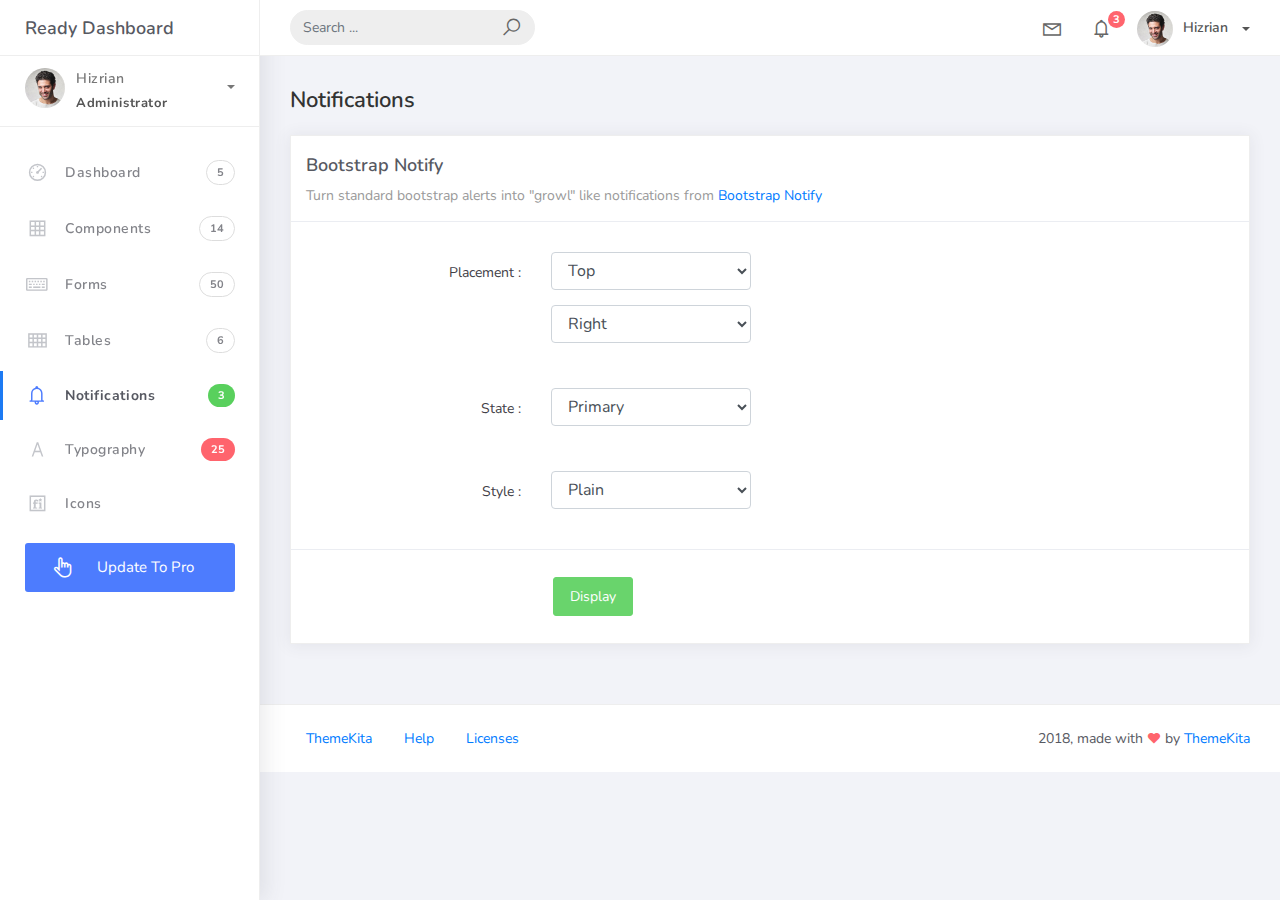
<file: template/notifications.html>
<!DOCTYPE html>
<html>
<head>
	<meta http-equiv="X-UA-Compatible" content="IE=edge,chrome=1" />
	<title>Notifications - Ready Bootstrap Dashboard</title>
	<meta content='width=device-width, initial-scale=1.0, maximum-scale=1.0, user-scalable=0, shrink-to-fit=no' name='viewport' />
	<link rel="stylesheet" href="assets/css/bootstrap.min.css">
	<link rel="stylesheet" href="https://fonts.googleapis.com/css?family=Nunito:200,200i,300,300i,400,400i,600,600i,700,700i,800,800i,900,900i">
	<link rel="stylesheet" href="assets/css/ready.css">
	<link rel="stylesheet" href="assets/css/demo.css">
</head>
<body>
	<div class="wrapper">
		<div class="main-header">
			<div class="logo-header">
				<a href="index.html" class="logo">
					Ready Dashboard
				</a>
				<button class="navbar-toggler sidenav-toggler ml-auto" type="button" data-toggle="collapse" data-target="collapse" aria-controls="sidebar" aria-expanded="false" aria-label="Toggle navigation">
					<span class="navbar-toggler-icon"></span>
				</button>
				<button class="topbar-toggler more"><i class="la la-ellipsis-v"></i></button>
			</div>
			<nav class="navbar navbar-header navbar-expand-lg">
				<div class="container-fluid">
					
					<form class="navbar-left navbar-form nav-search mr-md-3" action="">
						<div class="input-group">
							<input type="text" placeholder="Search ..." class="form-control">
							<div class="input-group-append">
								<span class="input-group-text">
									<i class="la la-search search-icon"></i>
								</span>
							</div>
						</div>
					</form>
					<ul class="navbar-nav topbar-nav ml-md-auto align-items-center">
						<li class="nav-item dropdown hidden-caret">
							<a class="nav-link dropdown-toggle" href="#" id="navbarDropdown" role="button" data-toggle="dropdown" aria-haspopup="true" aria-expanded="false">
								<i class="la la-envelope"></i>
							</a>
							<div class="dropdown-menu" aria-labelledby="navbarDropdown">
								<a class="dropdown-item" href="#">Action</a>
								<a class="dropdown-item" href="#">Another action</a>
								<div class="dropdown-divider"></div>
								<a class="dropdown-item" href="#">Something else here</a>
							</div>
						</li>
						<li class="nav-item dropdown hidden-caret">
							<a class="nav-link dropdown-toggle" href="#" id="navbarDropdown" role="button" data-toggle="dropdown" aria-haspopup="true" aria-expanded="false">
								<i class="la la-bell"></i>
								<span class="notification">3</span>
							</a>
							<ul class="dropdown-menu notif-box" aria-labelledby="navbarDropdown">
								<li>
									<div class="dropdown-title">You have 4 new notification</div>
								</li>
								<li>
									<div class="notif-center">
										<a href="#">
											<div class="notif-icon notif-primary"> <i class="la la-user-plus"></i> </div>
											<div class="notif-content">
												<span class="block">
													New user registered
												</span>
												<span class="time">5 minutes ago</span> 
											</div>
										</a>
										<a href="#">
											<div class="notif-icon notif-success"> <i class="la la-comment"></i> </div>
											<div class="notif-content">
												<span class="block">
													Rahmad commented on Admin
												</span>
												<span class="time">12 minutes ago</span> 
											</div>
										</a>
										<a href="#">
											<div class="notif-img"> 
												<img src="assets/img/profile2.jpg" alt="Img Profile">
											</div>
											<div class="notif-content">
												<span class="block">
													Reza send messages to you
												</span>
												<span class="time">12 minutes ago</span> 
											</div>
										</a>
										<a href="#">
											<div class="notif-icon notif-danger"> <i class="la la-heart"></i> </div>
											<div class="notif-content">
												<span class="block">
													Farrah liked Admin
												</span>
												<span class="time">17 minutes ago</span> 
											</div>
										</a>
									</div>
								</li>
								<li>
									<a class="see-all" href="javascript:void(0);"> <strong>See all notifications</strong> <i class="la la-angle-right"></i> </a>
								</li>
							</ul>
						</li>
						<li class="nav-item dropdown">
							<a class="dropdown-toggle profile-pic" data-toggle="dropdown" href="#" aria-expanded="false"> <img src="assets/img/profile.jpg" alt="user-img" width="36" class="img-circle"><span >Hizrian</span></span> </a>
							<ul class="dropdown-menu dropdown-user">
								<li>
									<div class="user-box">
										<div class="u-img"><img src="assets/img/profile.jpg" alt="user"></div>
										<div class="u-text">
											<h4>Hizrian</h4>
											<p class="text-muted">hello@themekita.com</p><a href="profile.html" class="btn btn-rounded btn-danger btn-sm">View Profile</a></div>
										</div>
									</li>
									<div class="dropdown-divider"></div>
									<a class="dropdown-item" href="#"><i class="ti-user"></i> My Profile</a>
									<a class="dropdown-item" href="#"></i> My Balance</a>
									<a class="dropdown-item" href="#"><i class="ti-email"></i> Inbox</a>
									<div class="dropdown-divider"></div>
									<a class="dropdown-item" href="#"><i class="ti-settings"></i> Account Setting</a>
									<div class="dropdown-divider"></div>
									<a class="dropdown-item" href="#"><i class="fa fa-power-off"></i> Logout</a>
								</ul>
								<!-- /.dropdown-user -->
							</li>
						</ul>
					</div>
				</nav>
			</div>
			<div class="sidebar">
				<div class="scrollbar-inner sidebar-wrapper">
					<div class="user">
						<div class="photo">
							<img src="assets/img/profile.jpg">
						</div>
						<div class="info">
							<a class="" data-toggle="collapse" href="#collapseExample" aria-expanded="true">
								<span>
									Hizrian
									<span class="user-level">Administrator</span>
									<span class="caret"></span>
								</span>
							</a>
							<div class="clearfix"></div>

							<div class="collapse in" id="collapseExample" aria-expanded="true" style="">
								<ul class="nav">
									<li>
										<a href="#profile">
											<span class="link-collapse">My Profile</span>
										</a>
									</li>
									<li>
										<a href="#edit">
											<span class="link-collapse">Edit Profile</span>
										</a>
									</li>
									<li>
										<a href="#settings">
											<span class="link-collapse">Settings</span>
										</a>
									</li>
								</ul>
							</div>
						</div>
					</div>
					<ul class="nav">
						<li class="nav-item">
							<a href="index.html">
								<i class="la la-dashboard"></i>
								<p>Dashboard</p>
								<span class="badge badge-count">5</span>
							</a>
						</li>
						<li class="nav-item">
							<a href="components.html">
								<i class="la la-table"></i>
								<p>Components</p>
								<span class="badge badge-count">14</span>
							</a>
						</li>
						<li class="nav-item">
							<a href="forms.html">
								<i class="la la-keyboard-o"></i>
								<p>Forms</p>
								<span class="badge badge-count">50</span>
							</a>
						</li>
						<li class="nav-item">
							<a href="tables.html">
								<i class="la la-th"></i>
								<p>Tables</p>
								<span class="badge badge-count">6</span>
							</a>
						</li>
						<li class="nav-item active">
							<a href="notifications.html">
								<i class="la la-bell"></i>
								<p>Notifications</p>
								<span class="badge badge-success">3</span>
							</a>
						</li>
						<li class="nav-item">
							<a href="typography.html">
								<i class="la la-font"></i>
								<p>Typography</p>
								<span class="badge badge-danger">25</span>
							</a>
						</li>
						<li class="nav-item">
							<a href="icons.html">
								<i class="la la-fonticons"></i>
								<p>Icons</p>
							</a>
						</li>
						<li class="nav-item update-pro">
							<button  data-toggle="modal" data-target="#modalUpdate">
								<i class="la la-hand-pointer-o"></i>
								<p>Update To Pro</p>
							</button>
						</li>
					</ul>
				</div>
			</div>
			<div class="main-panel">
				<div class="content">
					<div class="container-fluid">
						<h4 class="page-title">Notifications</h4>
						<div class="row">
							<div class="col-md-12">
								<div class="card">
									<div class="card-header">
										<div class="card-title">Bootstrap Notify</div>
										<div class="card-category">Turn standard bootstrap alerts into "growl" like notifications from <a class="link" href="http://bootstrap-notify.remabledesigns.com/">Bootstrap Notify</a></div>
									</div>
									<div class="card-body">
										<div class="form">
											<div class="form-group from-show-notify row">
												<div class="col-lg-3 col-md-3 col-sm-12 text-right">
													<label>Placement :</label>
												</div>
												<div class="col-lg-4 col-md-9 col-sm-12">
													<select class="form-control input-fixed" id="notify_placement_from">
														<option value="top">Top</option>
														<option value="bottom">Bottom</option>
													</select>
													<select class="form-control input-fixed" id="notify_placement_align">
														<option value="left">Left</option>
														<option value="right" selected="">Right</option>
														<option value="center">Center</option>
													</select>
												</div>
											</div>
											<div class="form-group from-show-notify row">
												<div class="col-lg-3 col-md-3 col-sm-12 text-right">
													<label>State :</label>
												</div>
												<div class="col-lg-4 col-md-9 col-sm-12">
													<select class="form-control input-fixed" id="notify_state">
														<option value="primary">Primary</option>
														<option value="info">Info</option>
														<option value="success">Success</option>
														<option value="warning">Warning</option>
														<option value="danger">Danger</option>
													</select>
												</div>
											</div>
											<div class="form-group from-show-notify row">
												<div class="col-lg-3 col-md-3 col-sm-12 text-right">
													<label>Style :</label>
												</div>
												<div class="col-lg-4 col-md-9 col-sm-12">
													<select class="form-control input-fixed" id="notify_style">
														<option value="plain">Plain</option>
														<option value="withicon">With Icon</option>
													</select>
												</div>
											</div>
										</div>
									</div>
									<div class="card-footer">
										<div class="form">
											<div class="form-group from-show-notify row">
												<div class="col-lg-3 col-md-3 col-sm-12">

												</div>
												<div class="col-lg-4 col-md-9 col-sm-12">
													<button id="displayNotif" class="btn btn-success">Display</button>
												</div>
											</div>
										</div>
									</div>
								</div>
							</div>
						</div>
					</div>
				</div>
				<footer class="footer">
					<div class="container-fluid">
						<nav class="pull-left">
							<ul class="nav">
								<li class="nav-item">
									<a class="nav-link" href="http://www.themekita.com">
										ThemeKita
									</a>
								</li>
								<li class="nav-item">
									<a class="nav-link" href="#">
										Help
									</a>
								</li>
								<li class="nav-item">
									<a class="nav-link" href="https://themewagon.com/license/#free-item">
										Licenses
									</a>
								</li>
							</ul>
						</nav>
						<div class="copyright ml-auto">
							2018, made with <i class="la la-heart heart text-danger"></i> by <a href="http://www.themekita.com">ThemeKita</a>
						</div>				
					</div>
				</footer>
			</div>
		</div>
	</div>
	<!-- Modal -->
	<div class="modal fade" id="modalUpdate" tabindex="-1" role="dialog" aria-labelledby="modalUpdatePro" aria-hidden="true">
		<div class="modal-dialog modal-dialog-centered" role="document">
			<div class="modal-content">
				<div class="modal-header bg-primary">
					<h6 class="modal-title"><i class="la la-frown-o"></i> Under Development</h6>
					<button type="button" class="close" data-dismiss="modal" aria-label="Close">
						<span aria-hidden="true">&times;</span>
					</button>
				</div>
				<div class="modal-body text-center">									
					<p>Currently the pro version of the <b>Ready Dashboard</b> Bootstrap is in progress development</p>
					<p>
					<b>We'll let you know when it's done</b></p>
				</div>
				<div class="modal-footer">
					<button type="button" class="btn btn-secondary" data-dismiss="modal">Close</button>
				</div>
			</div>
		</div>
	</div>
</body>
<script src="assets/js/core/jquery.3.2.1.min.js"></script>
<script src="assets/js/plugin/jquery-ui-1.12.1.custom/jquery-ui.min.js"></script>
<script src="assets/js/core/popper.min.js"></script>
<script src="assets/js/core/bootstrap.min.js"></script>
<script src="assets/js/plugin/chartist/chartist.min.js"></script>
<script src="assets/js/plugin/chartist/plugin/chartist-plugin-tooltip.min.js"></script>
<script src="assets/js/plugin/bootstrap-notify/bootstrap-notify.min.js"></script>
<script src="assets/js/plugin/bootstrap-toggle/bootstrap-toggle.min.js"></script>
<script src="assets/js/plugin/jquery-mapael/jquery.mapael.min.js"></script>
<script src="assets/js/plugin/jquery-mapael/maps/world_countries.min.js"></script>
<script src="assets/js/plugin/chart-circle/circles.min.js"></script>
<script src="assets/js/plugin/jquery-scrollbar/jquery.scrollbar.min.js"></script>
<script src="assets/js/ready.min.js"></script>
<script>
	$('#displayNotif').on('click', function(){
		var placementFrom = $('#notify_placement_from option:selected').val();
		var placementAlign = $('#notify_placement_align option:selected').val();
		var state = $('#notify_state option:selected').val();
		var style = $('#notify_style option:selected').val();
		var content = {};

		content.message = 'Turning standard Bootstrap alerts into "notify" like notifications';
		content.title = 'Bootstrap notify';
		if (style == "withicon") {
			content.icon = 'la la-bell';
		} else {
			content.icon = 'none';
		}
		content.url = 'index.html';
		content.target = '_blank';

		$.notify(content,{
			type: state,
			placement: {
				from: placementFrom,
				align: placementAlign
			},
			time: 1000,
		});
	});
</script>
</html>
</file>
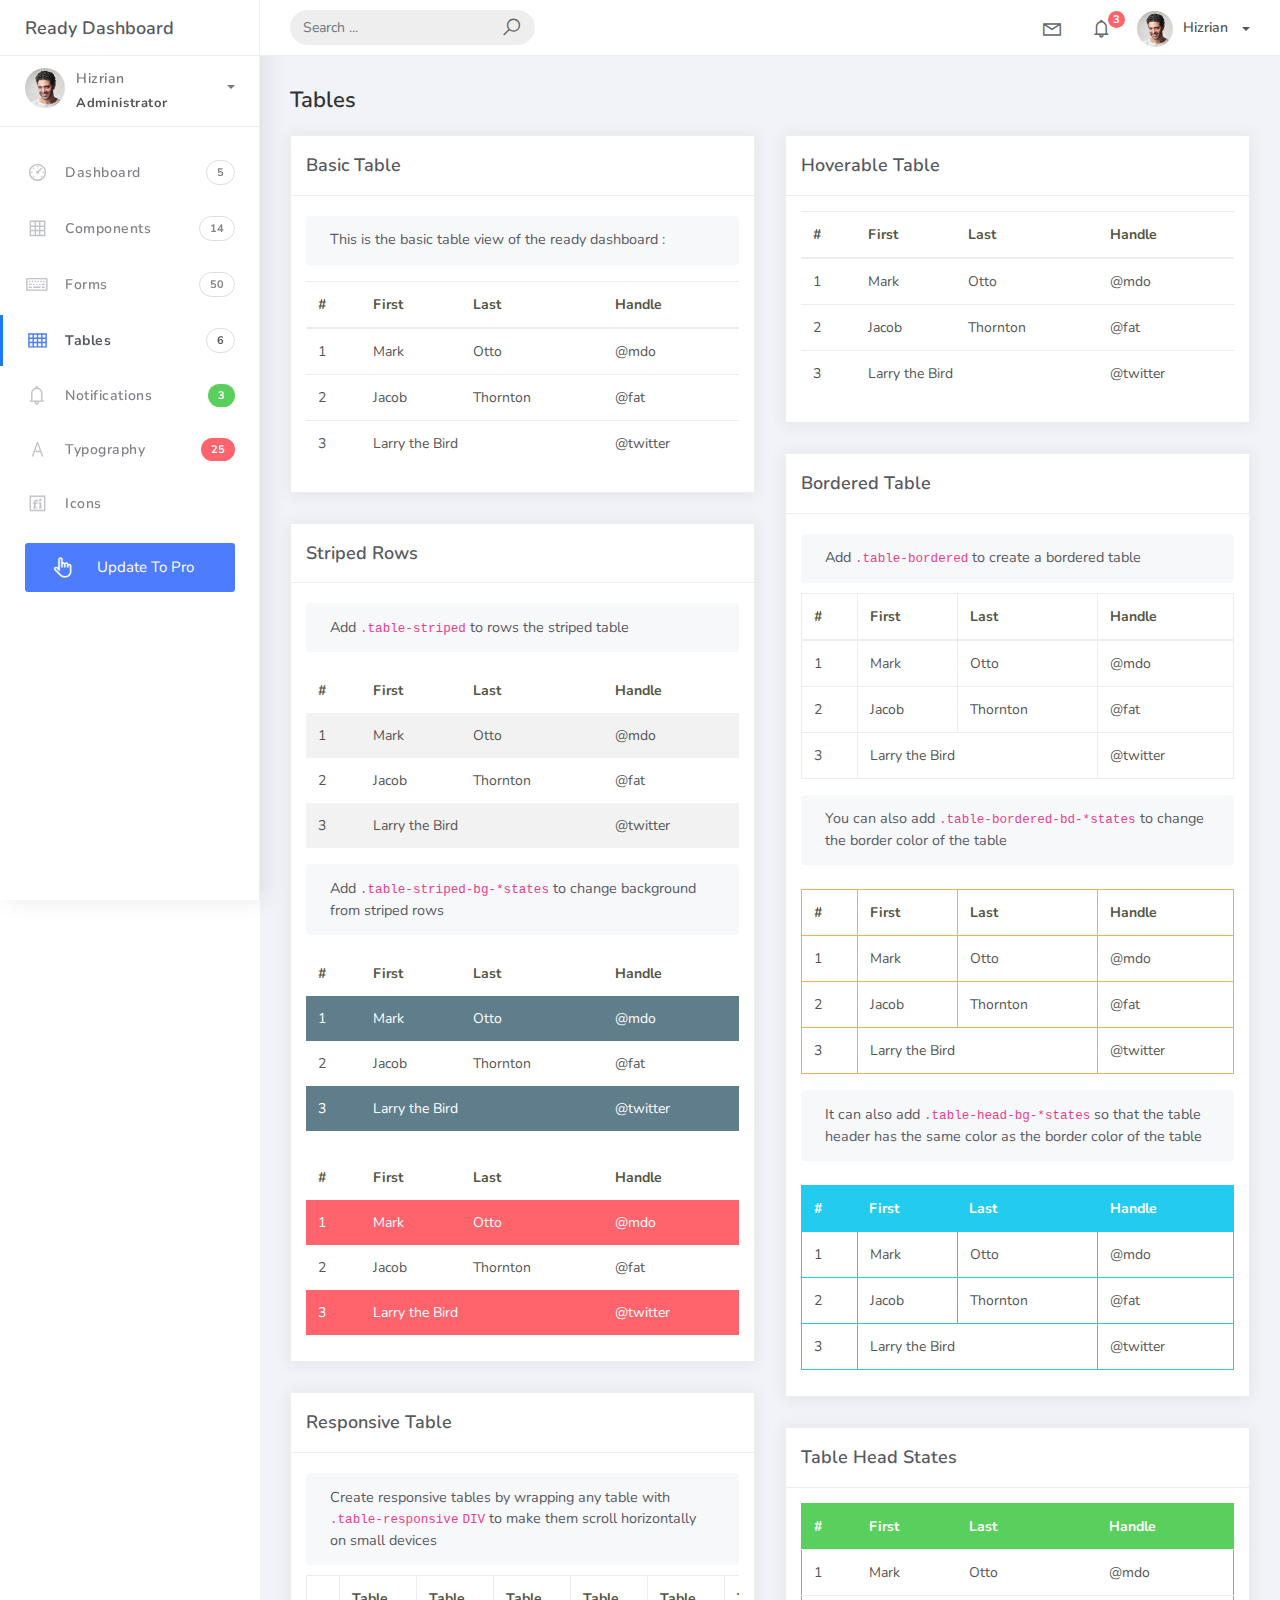
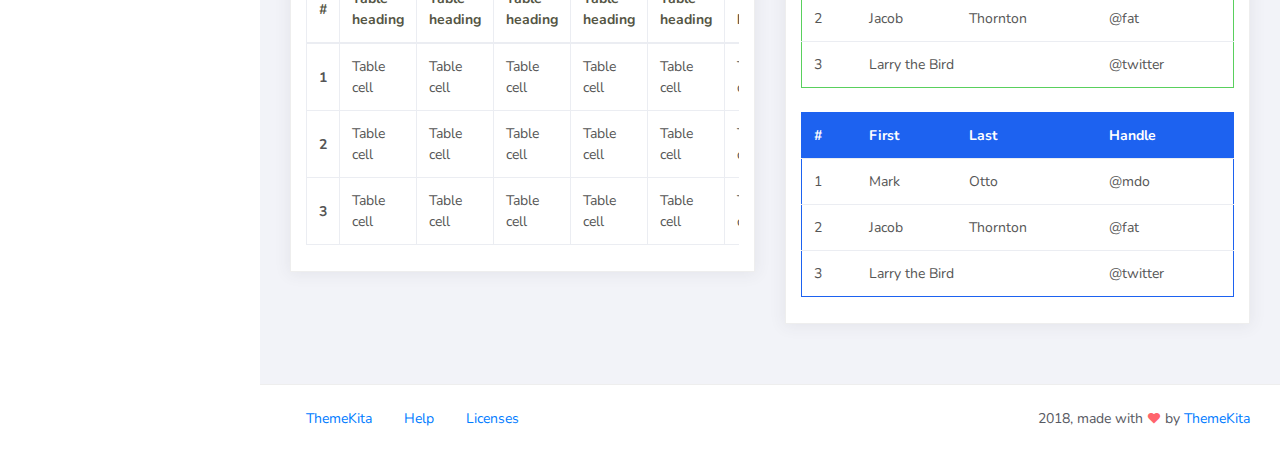
<file: template/tables.html>
<!DOCTYPE html>
<html>
<head>
	<meta http-equiv="X-UA-Compatible" content="IE=edge,chrome=1" />
	<title>Tables - Ready Bootstrap Dashboard</title>
	<meta content='width=device-width, initial-scale=1.0, maximum-scale=1.0, user-scalable=0, shrink-to-fit=no' name='viewport' />
	<link rel="stylesheet" href="assets/css/bootstrap.min.css">
	<link rel="stylesheet" href="https://fonts.googleapis.com/css?family=Nunito:200,200i,300,300i,400,400i,600,600i,700,700i,800,800i,900,900i">
	<link rel="stylesheet" href="assets/css/ready.css">
	<link rel="stylesheet" href="assets/css/demo.css">
</head>
<body>
	<div class="wrapper">
		<div class="main-header">
			<div class="logo-header">
				<a href="index.html" class="logo">
					Ready Dashboard
				</a>
				<button class="navbar-toggler sidenav-toggler ml-auto" type="button" data-toggle="collapse" data-target="collapse" aria-controls="sidebar" aria-expanded="false" aria-label="Toggle navigation">
					<span class="navbar-toggler-icon"></span>
				</button>
				<button class="topbar-toggler more"><i class="la la-ellipsis-v"></i></button>
			</div>
			<nav class="navbar navbar-header navbar-expand-lg">
				<div class="container-fluid">
					
					<form class="navbar-left navbar-form nav-search mr-md-3" action="">
						<div class="input-group">
							<input type="text" placeholder="Search ..." class="form-control">
							<div class="input-group-append">
								<span class="input-group-text">
									<i class="la la-search search-icon"></i>
								</span>
							</div>
						</div>
					</form>
					<ul class="navbar-nav topbar-nav ml-md-auto align-items-center">
						<li class="nav-item dropdown hidden-caret">
							<a class="nav-link dropdown-toggle" href="#" id="navbarDropdown" role="button" data-toggle="dropdown" aria-haspopup="true" aria-expanded="false">
								<i class="la la-envelope"></i>
							</a>
							<div class="dropdown-menu" aria-labelledby="navbarDropdown">
								<a class="dropdown-item" href="#">Action</a>
								<a class="dropdown-item" href="#">Another action</a>
								<div class="dropdown-divider"></div>
								<a class="dropdown-item" href="#">Something else here</a>
							</div>
						</li>
						<li class="nav-item dropdown hidden-caret">
							<a class="nav-link dropdown-toggle" href="#" id="navbarDropdown" role="button" data-toggle="dropdown" aria-haspopup="true" aria-expanded="false">
								<i class="la la-bell"></i>
								<span class="notification">3</span>
							</a>
							<ul class="dropdown-menu notif-box" aria-labelledby="navbarDropdown">
								<li>
									<div class="dropdown-title">You have 4 new notification</div>
								</li>
								<li>
									<div class="notif-center">
										<a href="#">
											<div class="notif-icon notif-primary"> <i class="la la-user-plus"></i> </div>
											<div class="notif-content">
												<span class="block">
													New user registered
												</span>
												<span class="time">5 minutes ago</span> 
											</div>
										</a>
										<a href="#">
											<div class="notif-icon notif-success"> <i class="la la-comment"></i> </div>
											<div class="notif-content">
												<span class="block">
													Rahmad commented on Admin
												</span>
												<span class="time">12 minutes ago</span> 
											</div>
										</a>
										<a href="#">
											<div class="notif-img"> 
												<img src="assets/img/profile2.jpg" alt="Img Profile">
											</div>
											<div class="notif-content">
												<span class="block">
													Reza send messages to you
												</span>
												<span class="time">12 minutes ago</span> 
											</div>
										</a>
										<a href="#">
											<div class="notif-icon notif-danger"> <i class="la la-heart"></i> </div>
											<div class="notif-content">
												<span class="block">
													Farrah liked Admin
												</span>
												<span class="time">17 minutes ago</span> 
											</div>
										</a>
									</div>
								</li>
								<li>
									<a class="see-all" href="javascript:void(0);"> <strong>See all notifications</strong> <i class="la la-angle-right"></i> </a>
								</li>
							</ul>
						</li>
						<li class="nav-item dropdown">
							<a class="dropdown-toggle profile-pic" data-toggle="dropdown" href="#" aria-expanded="false"> <img src="assets/img/profile.jpg" alt="user-img" width="36" class="img-circle"><span >Hizrian</span></span> </a>
							<ul class="dropdown-menu dropdown-user">
								<li>
									<div class="user-box">
										<div class="u-img"><img src="assets/img/profile.jpg" alt="user"></div>
										<div class="u-text">
											<h4>Hizrian</h4>
											<p class="text-muted">hello@themekita.com</p><a href="profile.html" class="btn btn-rounded btn-danger btn-sm">View Profile</a></div>
										</div>
									</li>
									<div class="dropdown-divider"></div>
									<a class="dropdown-item" href="#"><i class="ti-user"></i> My Profile</a>
									<a class="dropdown-item" href="#"></i> My Balance</a>
									<a class="dropdown-item" href="#"><i class="ti-email"></i> Inbox</a>
									<div class="dropdown-divider"></div>
									<a class="dropdown-item" href="#"><i class="ti-settings"></i> Account Setting</a>
									<div class="dropdown-divider"></div>
									<a class="dropdown-item" href="#"><i class="fa fa-power-off"></i> Logout</a>
								</ul>
								<!-- /.dropdown-user -->
							</li>
						</ul>
					</div>
				</nav>
			</div>
			<div class="sidebar">
				<div class="scrollbar-inner sidebar-wrapper">
					<div class="user">
						<div class="photo">
							<img src="assets/img/profile.jpg">
						</div>
						<div class="info">
							<a class="" data-toggle="collapse" href="#collapseExample" aria-expanded="true">
								<span>
									Hizrian
									<span class="user-level">Administrator</span>
									<span class="caret"></span>
								</span>
							</a>
							<div class="clearfix"></div>

							<div class="collapse in" id="collapseExample" aria-expanded="true" style="">
								<ul class="nav">
									<li>
										<a href="#profile">
											<span class="link-collapse">My Profile</span>
										</a>
									</li>
									<li>
										<a href="#edit">
											<span class="link-collapse">Edit Profile</span>
										</a>
									</li>
									<li>
										<a href="#settings">
											<span class="link-collapse">Settings</span>
										</a>
									</li>
								</ul>
							</div>
						</div>
					</div>
					<ul class="nav">
						<li class="nav-item">
							<a href="index.html">
								<i class="la la-dashboard"></i>
								<p>Dashboard</p>
								<span class="badge badge-count">5</span>
							</a>
						</li>
						<li class="nav-item">
							<a href="components.html">
								<i class="la la-table"></i>
								<p>Components</p>
								<span class="badge badge-count">14</span>
							</a>
						</li>
						<li class="nav-item">
							<a href="forms.html">
								<i class="la la-keyboard-o"></i>
								<p>Forms</p>
								<span class="badge badge-count">50</span>
							</a>
						</li>
						<li class="nav-item active">
							<a href="tables.html">
								<i class="la la-th"></i>
								<p>Tables</p>
								<span class="badge badge-count">6</span>
							</a>
						</li>
						<li class="nav-item">
							<a href="notifications.html">
								<i class="la la-bell"></i>
								<p>Notifications</p>
								<span class="badge badge-success">3</span>
							</a>
						</li>
						<li class="nav-item">
							<a href="typography.html">
								<i class="la la-font"></i>
								<p>Typography</p>
								<span class="badge badge-danger">25</span>
							</a>
						</li>
						<li class="nav-item">
							<a href="icons.html">
								<i class="la la-fonticons"></i>
								<p>Icons</p>
							</a>
						</li>
						<li class="nav-item update-pro">
							<button  data-toggle="modal" data-target="#modalUpdate">
								<i class="la la-hand-pointer-o"></i>
								<p>Update To Pro</p>
							</button>
						</li>
					</ul>
				</div>
			</div>
			<div class="main-panel">
				<div class="content">
					<div class="container-fluid">
						<h4 class="page-title">Tables</h4>
						<div class="row">
							<div class="col-md-6">
								<div class="card">
									<div class="card-header">
										<div class="card-title">Basic Table</div>
									</div>
									<div class="card-body">
										<div class="card-sub">									
											This is the basic table view of the ready dashboard :
										</div>
										<table class="table mt-3">
											<thead>
												<tr>
													<th scope="col">#</th>
													<th scope="col">First</th>
													<th scope="col">Last</th>
													<th scope="col">Handle</th>
												</tr>
											</thead>
											<tbody>
												<tr>
													<td>1</td>
													<td>Mark</td>
													<td>Otto</td>
													<td>@mdo</td>
												</tr>
												<tr>
													<td>2</td>
													<td>Jacob</td>
													<td>Thornton</td>
													<td>@fat</td>
												</tr>
												<tr>
													<td>3</td>
													<td colspan="2">Larry the Bird</td>
													<td>@twitter</td>
												</tr>
											</tbody>
										</table>
									</div>
								</div>
								<div class="card">
									<div class="card-header">
										<div class="card-title">Striped Rows</div>
									</div>
									<div class="card-body">
										<div class="card-sub">											
											Add <code class="highlighter-rouge">.table-striped</code> to rows the striped table
										</div>
										<table class="table table-striped mt-3">
											<thead>
												<tr>
													<th scope="col">#</th>
													<th scope="col">First</th>
													<th scope="col">Last</th>
													<th scope="col">Handle</th>
												</tr>
											</thead>
											<tbody>
												<tr>
													<td>1</td>
													<td>Mark</td>
													<td>Otto</td>
													<td>@mdo</td>
												</tr>
												<tr>
													<td>2</td>
													<td>Jacob</td>
													<td>Thornton</td>
													<td>@fat</td>
												</tr>
												<tr>
													<td>3</td>
													<td colspan="2">Larry the Bird</td>
													<td>@twitter</td>
												</tr>
											</tbody>
										</table>
										<div class="card-sub">
											Add <code class="#highlighter-rouge">.table-striped-bg-*states</code> to change background from striped rows
										</div>
										<table class="table table-striped table-striped-bg-default mt-3">
											<thead>
												<tr>
													<th scope="col">#</th>
													<th scope="col">First</th>
													<th scope="col">Last</th>
													<th scope="col">Handle</th>
												</tr>
											</thead>
											<tbody>
												<tr>
													<td>1</td>
													<td>Mark</td>
													<td>Otto</td>
													<td>@mdo</td>
												</tr>
												<tr>
													<td>2</td>
													<td>Jacob</td>
													<td>Thornton</td>
													<td>@fat</td>
												</tr>
												<tr>
													<td>3</td>
													<td colspan="2">Larry the Bird</td>
													<td>@twitter</td>
												</tr>
											</tbody>
										</table>
										<table class="table table-striped table-striped-bg-danger mt-4">
											<thead>
												<tr>
													<th scope="col">#</th>
													<th scope="col">First</th>
													<th scope="col">Last</th>
													<th scope="col">Handle</th>
												</tr>
											</thead>
											<tbody>
												<tr>
													<td>1</td>
													<td>Mark</td>
													<td>Otto</td>
													<td>@mdo</td>
												</tr>
												<tr>
													<td>2</td>
													<td>Jacob</td>
													<td>Thornton</td>
													<td>@fat</td>
												</tr>
												<tr>
													<td>3</td>
													<td colspan="2">Larry the Bird</td>
													<td>@twitter</td>
												</tr>
											</tbody>
										</table>
									</div>
								</div>
								<div class="card">
									<div class="card-header">
										<div class="card-title">Responsive Table</div>
									</div>
									<div class="card-body">
										<div class="card-sub">
											Create responsive tables by wrapping any table with <code class="highlighter-rouge">.table-responsive</code> <code class="highlighter-rouge">DIV</code> to make them scroll horizontally on small devices
										</div>
										<div class="table-responsive">
											<table class="table table-bordered">
												<thead>
													<tr>
														<th>#</th>
														<th>Table heading</th>
														<th>Table heading</th>
														<th>Table heading</th>
														<th>Table heading</th>
														<th>Table heading</th>
														<th>Table heading</th>
													</tr>
												</thead>
												<tbody>
													<tr>
														<th scope="row">1</th>
														<td>Table cell</td>
														<td>Table cell</td>
														<td>Table cell</td>
														<td>Table cell</td>
														<td>Table cell</td>
														<td>Table cell</td>
													</tr>
													<tr>
														<th scope="row">2</th>
														<td>Table cell</td>
														<td>Table cell</td>
														<td>Table cell</td>
														<td>Table cell</td>
														<td>Table cell</td>
														<td>Table cell</td>
													</tr>
													<tr>
														<th scope="row">3</th>
														<td>Table cell</td>
														<td>Table cell</td>
														<td>Table cell</td>
														<td>Table cell</td>
														<td>Table cell</td>
														<td>Table cell</td>
													</tr>
												</tbody>
											</table>
										</div>
									</div>
								</div>
							</div>
							<div class="col-md-6">
								<div class="card">
									<div class="card-header">
										<div class="card-title">Hoverable Table</div>
									</div>
									<div class="card-body">
										<table class="table table-hover">
											<thead>
												<tr>
													<th scope="col">#</th>
													<th scope="col">First</th>
													<th scope="col">Last</th>
													<th scope="col">Handle</th>
												</tr>
											</thead>
											<tbody>
												<tr>
													<td>1</td>
													<td>Mark</td>
													<td>Otto</td>
													<td>@mdo</td>
												</tr>
												<tr>
													<td>2</td>
													<td>Jacob</td>
													<td>Thornton</td>
													<td>@fat</td>
												</tr>
												<tr>
													<td>3</td>
													<td colspan="2">Larry the Bird</td>
													<td>@twitter</td>
												</tr>
											</tbody>
										</table>
									</div>
								</div>
								<div class="card">
									<div class="card-header">
										<div class="card-title">Bordered Table</div>
									</div>
									<div class="card-body">
										<div class="card-sub">
											Add <code class="highlighter-rouge">.table-bordered</code> to create a bordered table
										</div>
										<table class="table table-bordered">
											<thead>
												<tr>
													<th scope="col">#</th>
													<th scope="col">First</th>
													<th scope="col">Last</th>
													<th scope="col">Handle</th>
												</tr>
											</thead>
											<tbody>
												<tr>
													<td>1</td>
													<td>Mark</td>
													<td>Otto</td>
													<td>@mdo</td>
												</tr>
												<tr>
													<td>2</td>
													<td>Jacob</td>
													<td>Thornton</td>
													<td>@fat</td>
												</tr>
												<tr>
													<td>3</td>
													<td colspan="2">Larry the Bird</td>
													<td>@twitter</td>
												</tr>
											</tbody>
										</table>
										<div class="card-sub">											
											You can also add <code class="highlighter-rouge">.table-bordered-bd-*states</code> to change the border color of the table
										</div>
										<table class="table table-bordered table-bordered-bd-warning mt-4">
											<thead>
												<tr>
													<th scope="col">#</th>
													<th scope="col">First</th>
													<th scope="col">Last</th>
													<th scope="col">Handle</th>
												</tr>
											</thead>
											<tbody>
												<tr>
													<td>1</td>
													<td>Mark</td>
													<td>Otto</td>
													<td>@mdo</td>
												</tr>
												<tr>
													<td>2</td>
													<td>Jacob</td>
													<td>Thornton</td>
													<td>@fat</td>
												</tr>
												<tr>
													<td>3</td>
													<td colspan="2">Larry the Bird</td>
													<td>@twitter</td>
												</tr>
											</tbody>
										</table>
										<div class="card-sub">
											It can also add <code class="highlight-rouge">.table-head-bg-*states</code> so that the table header has the same color as the border color of the table
										</div>
										<table class="table table-bordered table-head-bg-info table-bordered-bd-info mt-4">
											<thead>
												<tr>
													<th scope="col">#</th>
													<th scope="col">First</th>
													<th scope="col">Last</th>
													<th scope="col">Handle</th>
												</tr>
											</thead>
											<tbody>
												<tr>
													<td>1</td>
													<td>Mark</td>
													<td>Otto</td>
													<td>@mdo</td>
												</tr>
												<tr>
													<td>2</td>
													<td>Jacob</td>
													<td>Thornton</td>
													<td>@fat</td>
												</tr>
												<tr>
													<td>3</td>
													<td colspan="2">Larry the Bird</td>
													<td>@twitter</td>
												</tr>
											</tbody>
										</table>
									</div>
								</div>
								<div class="card">
									<div class="card-header">
										<div class="card-title">Table Head States</div>
									</div>
									<div class="card-body">
										<table class="table table-head-bg-success">
											<thead>
												<tr>
													<th scope="col">#</th>
													<th scope="col">First</th>
													<th scope="col">Last</th>
													<th scope="col">Handle</th>
												</tr>
											</thead>
											<tbody>
												<tr>
													<td>1</td>
													<td>Mark</td>
													<td>Otto</td>
													<td>@mdo</td>
												</tr>
												<tr>
													<td>2</td>
													<td>Jacob</td>
													<td>Thornton</td>
													<td>@fat</td>
												</tr>
												<tr>
													<td>3</td>
													<td colspan="2">Larry the Bird</td>
													<td>@twitter</td>
												</tr>
											</tbody>
										</table>
										<table class="table table-head-bg-primary mt-4">
											<thead>
												<tr>
													<th scope="col">#</th>
													<th scope="col">First</th>
													<th scope="col">Last</th>
													<th scope="col">Handle</th>
												</tr>
											</thead>
											<tbody>
												<tr>
													<td>1</td>
													<td>Mark</td>
													<td>Otto</td>
													<td>@mdo</td>
												</tr>
												<tr>
													<td>2</td>
													<td>Jacob</td>
													<td>Thornton</td>
													<td>@fat</td>
												</tr>
												<tr>
													<td>3</td>
													<td colspan="2">Larry the Bird</td>
													<td>@twitter</td>
												</tr>
											</tbody>
										</table>
									</div>
								</div>
							</div>
						</div>
					</div>
				</div>
				<footer class="footer">
					<div class="container-fluid">
						<nav class="pull-left">
							<ul class="nav">
								<li class="nav-item">
									<a class="nav-link" href="http://www.themekita.com">
										ThemeKita
									</a>
								</li>
								<li class="nav-item">
									<a class="nav-link" href="#">
										Help
									</a>
								</li>
								<li class="nav-item">
									<a class="nav-link" href="https://themewagon.com/license/#free-item">
										Licenses
									</a>
								</li>
							</ul>
						</nav>
						<div class="copyright ml-auto">
							2018, made with <i class="la la-heart heart text-danger"></i> by <a href="http://www.themekita.com">ThemeKita</a>
						</div>				
					</div>
				</footer>
			</div>
		</div>
	</div>
</div>
<!-- Modal -->
<div class="modal fade" id="modalUpdate" tabindex="-1" role="dialog" aria-labelledby="modalUpdatePro" aria-hidden="true">
	<div class="modal-dialog modal-dialog-centered" role="document">
		<div class="modal-content">
			<div class="modal-header bg-primary">
				<h6 class="modal-title"><i class="la la-frown-o"></i> Under Development</h6>
				<button type="button" class="close" data-dismiss="modal" aria-label="Close">
					<span aria-hidden="true">&times;</span>
				</button>
			</div>
			<div class="modal-body text-center">									
				<p>Currently the pro version of the <b>Ready Dashboard</b> Bootstrap is in progress development</p>
				<p>
				<b>We'll let you know when it's done</b></p>
			</div>
			<div class="modal-footer">
				<button type="button" class="btn btn-secondary" data-dismiss="modal">Close</button>
			</div>
		</div>
	</div>
</div>
</body>
<script src="assets/js/core/jquery.3.2.1.min.js"></script>
<script src="assets/js/plugin/jquery-ui-1.12.1.custom/jquery-ui.min.js"></script>
<script src="assets/js/core/popper.min.js"></script>
<script src="assets/js/core/bootstrap.min.js"></script>
<script src="assets/js/plugin/chartist/chartist.min.js"></script>
<script src="assets/js/plugin/chartist/plugin/chartist-plugin-tooltip.min.js"></script>
<script src="assets/js/plugin/bootstrap-notify/bootstrap-notify.min.js"></script>
<script src="assets/js/plugin/bootstrap-toggle/bootstrap-toggle.min.js"></script>
<script src="assets/js/plugin/jquery-mapael/jquery.mapael.min.js"></script>
<script src="assets/js/plugin/jquery-mapael/maps/world_countries.min.js"></script>
<script src="assets/js/plugin/chart-circle/circles.min.js"></script>
<script src="assets/js/plugin/jquery-scrollbar/jquery.scrollbar.min.js"></script>
<script src="assets/js/ready.min.js"></script>
<script>
	$('#displayNotif').on('click', function(){
		var placementFrom = $('#notify_placement_from option:selected').val();
		var placementAlign = $('#notify_placement_align option:selected').val();
		var state = $('#notify_state option:selected').val();
		var style = $('#notify_style option:selected').val();
		var content = {};

		content.message = 'Turning standard Bootstrap alerts into "notify" like notifications';
		content.title = 'Bootstrap notify';
		if (style == "withicon") {
			content.icon = 'la la-bell';
		} else {
			content.icon = 'none';
		}
		content.url = 'index.html';
		content.target = '_blank';

		$.notify(content,{
			type: state,
			placement: {
				from: placementFrom,
				align: placementAlign
			},
			time: 1000,
		});
	});
</script>
</html>
</file>
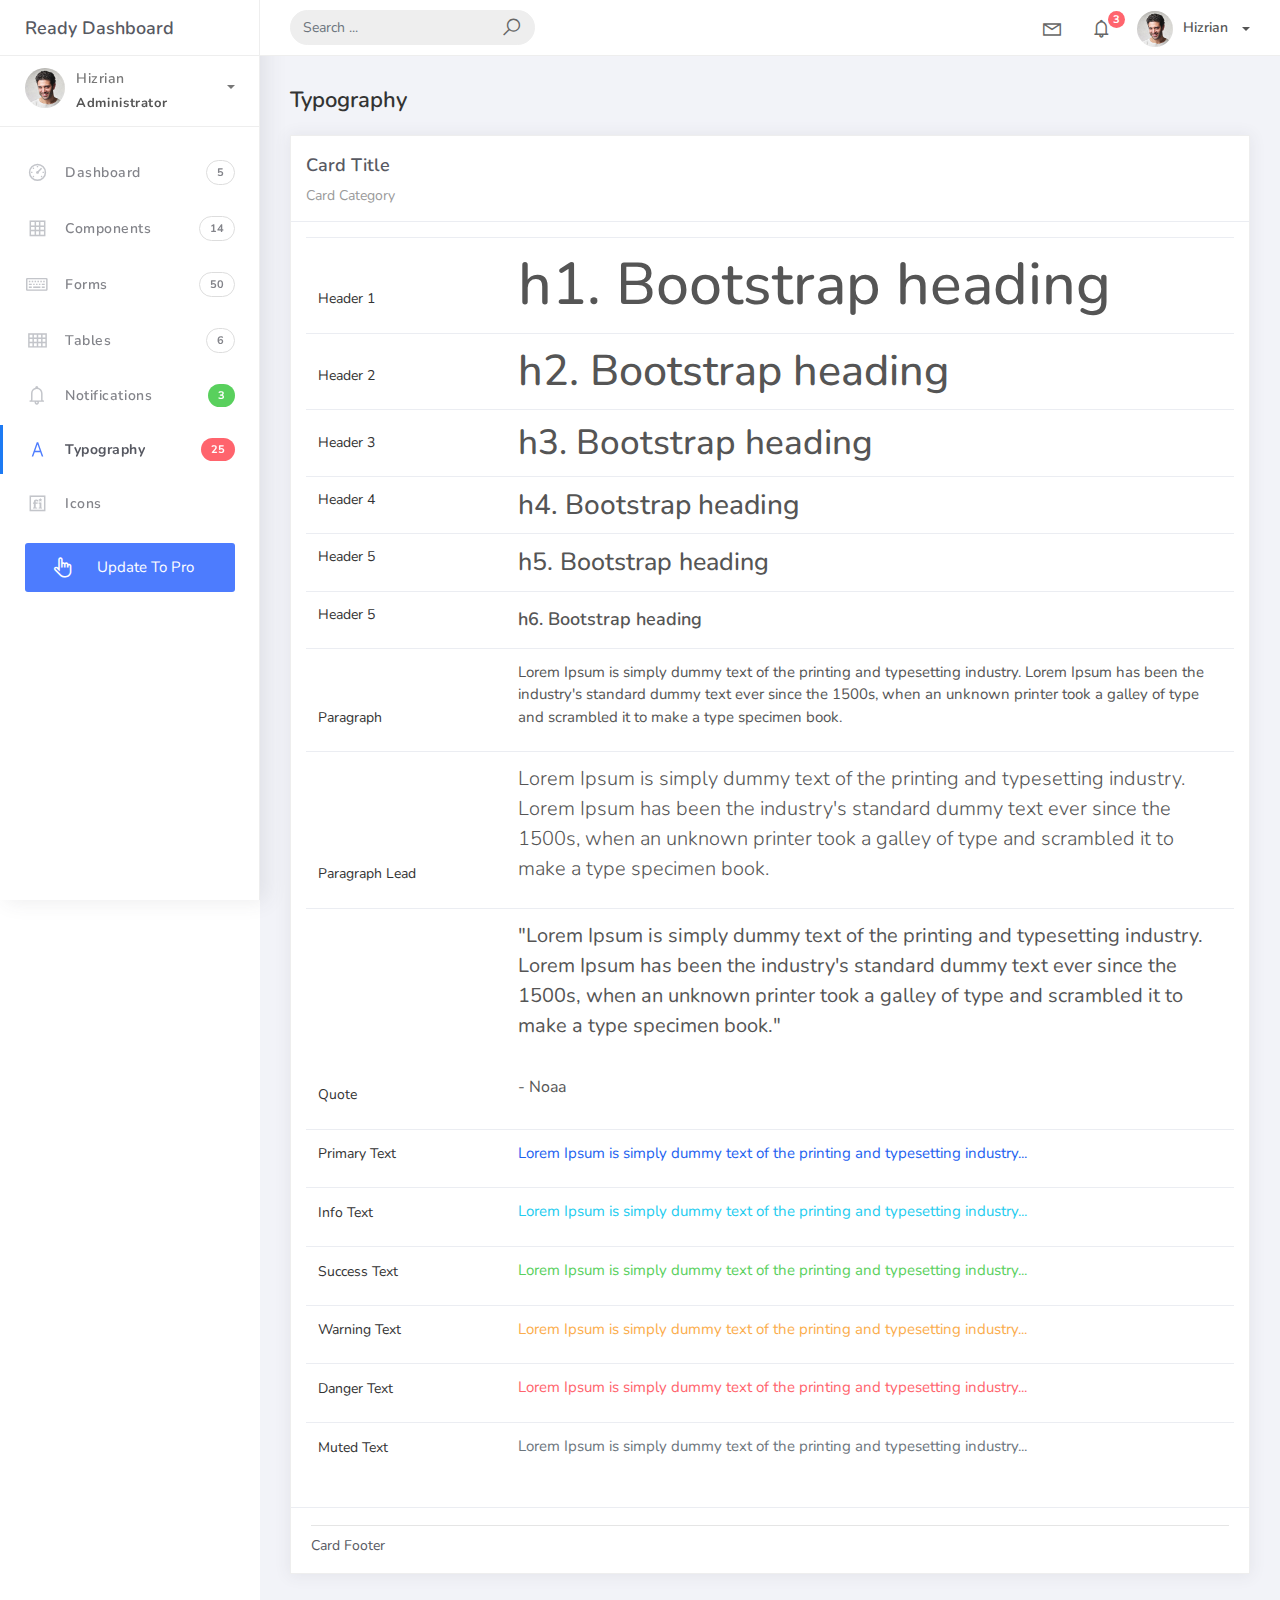
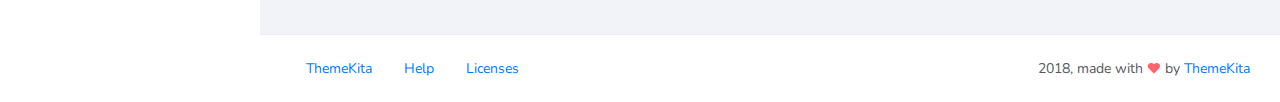
<file: template/typography.html>
<!DOCTYPE html>
<html>
<head>
	<meta http-equiv="X-UA-Compatible" content="IE=edge,chrome=1" />
	<title>Typography - Ready Bootstrap Dashboard</title>
	<meta content='width=device-width, initial-scale=1.0, maximum-scale=1.0, user-scalable=0, shrink-to-fit=no' name='viewport' />
	<link rel="stylesheet" href="assets/css/bootstrap.min.css">
	<link rel="stylesheet" href="https://fonts.googleapis.com/css?family=Nunito:200,200i,300,300i,400,400i,600,600i,700,700i,800,800i,900,900i">
	<link rel="stylesheet" href="assets/css/ready.css">
	<link rel="stylesheet" href="assets/css/demo.css">
</head>
<body>
	<div class="wrapper">
		<div class="main-header">
			<div class="logo-header">
				<a href="index.html" class="logo">
					Ready Dashboard
				</a>
				<button class="navbar-toggler sidenav-toggler ml-auto" type="button" data-toggle="collapse" data-target="collapse" aria-controls="sidebar" aria-expanded="false" aria-label="Toggle navigation">
					<span class="navbar-toggler-icon"></span>
				</button>
				<button class="topbar-toggler more"><i class="la la-ellipsis-v"></i></button>
			</div>
			<nav class="navbar navbar-header navbar-expand-lg">
				<div class="container-fluid">
					
					<form class="navbar-left navbar-form nav-search mr-md-3" action="">
						<div class="input-group">
							<input type="text" placeholder="Search ..." class="form-control">
							<div class="input-group-append">
								<span class="input-group-text">
									<i class="la la-search search-icon"></i>
								</span>
							</div>
						</div>
					</form>
					<ul class="navbar-nav topbar-nav ml-md-auto align-items-center">
						<li class="nav-item dropdown hidden-caret">
							<a class="nav-link dropdown-toggle" href="#" id="navbarDropdown" role="button" data-toggle="dropdown" aria-haspopup="true" aria-expanded="false">
								<i class="la la-envelope"></i>
							</a>
							<div class="dropdown-menu" aria-labelledby="navbarDropdown">
								<a class="dropdown-item" href="#">Action</a>
								<a class="dropdown-item" href="#">Another action</a>
								<div class="dropdown-divider"></div>
								<a class="dropdown-item" href="#">Something else here</a>
							</div>
						</li>
						<li class="nav-item dropdown hidden-caret">
							<a class="nav-link dropdown-toggle" href="#" id="navbarDropdown" role="button" data-toggle="dropdown" aria-haspopup="true" aria-expanded="false">
								<i class="la la-bell"></i>
								<span class="notification">3</span>
							</a>
							<ul class="dropdown-menu notif-box" aria-labelledby="navbarDropdown">
								<li>
									<div class="dropdown-title">You have 4 new notification</div>
								</li>
								<li>
									<div class="notif-center">
										<a href="#">
											<div class="notif-icon notif-primary"> <i class="la la-user-plus"></i> </div>
											<div class="notif-content">
												<span class="block">
													New user registered
												</span>
												<span class="time">5 minutes ago</span> 
											</div>
										</a>
										<a href="#">
											<div class="notif-icon notif-success"> <i class="la la-comment"></i> </div>
											<div class="notif-content">
												<span class="block">
													Rahmad commented on Admin
												</span>
												<span class="time">12 minutes ago</span> 
											</div>
										</a>
										<a href="#">
											<div class="notif-img"> 
												<img src="assets/img/profile2.jpg" alt="Img Profile">
											</div>
											<div class="notif-content">
												<span class="block">
													Reza send messages to you
												</span>
												<span class="time">12 minutes ago</span> 
											</div>
										</a>
										<a href="#">
											<div class="notif-icon notif-danger"> <i class="la la-heart"></i> </div>
											<div class="notif-content">
												<span class="block">
													Farrah liked Admin
												</span>
												<span class="time">17 minutes ago</span> 
											</div>
										</a>
									</div>
								</li>
								<li>
									<a class="see-all" href="javascript:void(0);"> <strong>See all notifications</strong> <i class="la la-angle-right"></i> </a>
								</li>
							</ul>
						</li>
						<li class="nav-item dropdown">
							<a class="dropdown-toggle profile-pic" data-toggle="dropdown" href="#" aria-expanded="false"> <img src="assets/img/profile.jpg" alt="user-img" width="36" class="img-circle"><span >Hizrian</span></span> </a>
							<ul class="dropdown-menu dropdown-user">
								<li>
									<div class="user-box">
										<div class="u-img"><img src="assets/img/profile.jpg" alt="user"></div>
										<div class="u-text">
											<h4>Hizrian</h4>
											<p class="text-muted">hello@themekita.com</p><a href="profile.html" class="btn btn-rounded btn-danger btn-sm">View Profile</a></div>
										</div>
									</li>
									<div class="dropdown-divider"></div>
									<a class="dropdown-item" href="#"><i class="ti-user"></i> My Profile</a>
									<a class="dropdown-item" href="#"></i> My Balance</a>
									<a class="dropdown-item" href="#"><i class="ti-email"></i> Inbox</a>
									<div class="dropdown-divider"></div>
									<a class="dropdown-item" href="#"><i class="ti-settings"></i> Account Setting</a>
									<div class="dropdown-divider"></div>
									<a class="dropdown-item" href="#"><i class="fa fa-power-off"></i> Logout</a>
								</ul>
								<!-- /.dropdown-user -->
							</li>
						</ul>
					</div>
				</nav>
			</div>
			<div class="sidebar">
				<div class="scrollbar-inner sidebar-wrapper">
					<div class="user">
						<div class="photo">
							<img src="assets/img/profile.jpg">
						</div>
						<div class="info">
							<a class="" data-toggle="collapse" href="#collapseExample" aria-expanded="true">
								<span>
									Hizrian
									<span class="user-level">Administrator</span>
									<span class="caret"></span>
								</span>
							</a>
							<div class="clearfix"></div>

							<div class="collapse in" id="collapseExample" aria-expanded="true" style="">
								<ul class="nav">
									<li>
										<a href="#profile">
											<span class="link-collapse">My Profile</span>
										</a>
									</li>
									<li>
										<a href="#edit">
											<span class="link-collapse">Edit Profile</span>
										</a>
									</li>
									<li>
										<a href="#settings">
											<span class="link-collapse">Settings</span>
										</a>
									</li>
								</ul>
							</div>
						</div>
					</div>
					<ul class="nav">
						<li class="nav-item">
							<a href="index.html">
								<i class="la la-dashboard"></i>
								<p>Dashboard</p>
								<span class="badge badge-count">5</span>
							</a>
						</li>
						<li class="nav-item">
							<a href="components.html">
								<i class="la la-table"></i>
								<p>Components</p>
								<span class="badge badge-count">14</span>
							</a>
						</li>
						<li class="nav-item">
							<a href="forms.html">
								<i class="la la-keyboard-o"></i>
								<p>Forms</p>
								<span class="badge badge-count">50</span>
							</a>
						</li>
						<li class="nav-item">
							<a href="tables.html">
								<i class="la la-th"></i>
								<p>Tables</p>
								<span class="badge badge-count">6</span>
							</a>
						</li>
						<li class="nav-item">
							<a href="notifications.html">
								<i class="la la-bell"></i>
								<p>Notifications</p>
								<span class="badge badge-success">3</span>
							</a>
						</li>
						<li class="nav-item active">
							<a href="typography.html">
								<i class="la la-font"></i>
								<p>Typography</p>
								<span class="badge badge-danger">25</span>
							</a>
						</li>
						<li class="nav-item">
							<a href="icons.html">
								<i class="la la-fonticons"></i>
								<p>Icons</p>
							</a>
						</li>
						<li class="nav-item update-pro">
							<button  data-toggle="modal" data-target="#modalUpdate">
								<i class="la la-hand-pointer-o"></i>
								<p>Update To Pro</p>
							</button>
						</li>
					</ul>
				</div>
			</div>
			<div class="main-panel">
				<div class="content">
					<div class="container-fluid">
						<h4 class="page-title">Typography</h4>
						<div class="row">
							<div class="col-md-12">
								<div class="card">
									<div class="card-header">
										<div class="card-title">Card Title</div>
										<div class="card-category">Card Category</div>
									</div>
									<div class="card-body">
										<table class="table table-typo">
											<tbody>
												<tr>
													<td>
														<p>Header 1</p>

													</td>
													<td><span class="h1">h1. Bootstrap heading</span></td>
												</tr>
												<tr>
													<td>
														<p>Header 2</p>

													</td>
													<td><span class="h2">h2. Bootstrap heading</span></td>
												</tr>
												<tr>
													<td>
														<p>Header 3</p>

													</td>
													<td><span class="h3">h3. Bootstrap heading</span></td>
												</tr>
												<tr>
													<td>
														<p>Header 4</p>

													</td>
													<td><span class="h4">h4. Bootstrap heading</span></td>
												</tr>
												<tr>
													<td>
														<p>Header 5</p>

													</td>
													<td><span class="h5">h5. Bootstrap heading</span></td>
												</tr>
												<tr>
													<td>
														<p>Header 5</p>

													</td>
													<td><span class="h6">h6. Bootstrap heading</span></td>
												</tr>
												<tr>
													<td>
														<p>Paragraph</p>

													</td>
													<td><p>Lorem Ipsum is simply dummy text of the printing and typesetting industry. Lorem Ipsum has been the industry's standard dummy text ever since the 1500s, when an unknown printer took a galley of type and scrambled it to make a type specimen book.</p></span></td>
												</tr>
												<tr>
													<td>
														<p>Paragraph Lead</p>

													</td>
													<td><p class="lead">Lorem Ipsum is simply dummy text of the printing and typesetting industry. Lorem Ipsum has been the industry's standard dummy text ever since the 1500s, when an unknown printer took a galley of type and scrambled it to make a type specimen book.</p></td>
												</tr>
												<tr>
													<td>
														<p>Quote</p>

													</td>
													<td><blockquote>
														<p class="blockquote blockquote-primary">
															"Lorem Ipsum is simply dummy text of the printing and typesetting industry. Lorem Ipsum has been the industry's standard dummy text ever since the 1500s, when an unknown printer took a galley of type and scrambled it to make a type specimen book."
															<br>
															<br>
															<small>
																- Noaa
															</small>
														</p>
													</blockquote></td>
												</tr>
												<tr>
													<td>
														<p>Primary Text</p>

													</td>
													<td><p class="text-primary">Lorem Ipsum is simply dummy text of the printing and typesetting industry...</p></span></td>
												</tr>
												<tr>
													<td>
														<p>Info Text</p>

													</td>
													<td><p class="text-info">Lorem Ipsum is simply dummy text of the printing and typesetting industry...</p></span></td>
												</tr>
												<tr>
													<td>
														<p>Success Text</p>

													</td>
													<td><p class="text-success">Lorem Ipsum is simply dummy text of the printing and typesetting industry...</p></span></td>
												</tr>
												<tr>
													<td>
														<p>Warning Text</p>

													</td>
													<td><p class="text-warning">Lorem Ipsum is simply dummy text of the printing and typesetting industry...</p></span></td>
												</tr>
												<tr>
													<td>
														<p>Danger Text</p>

													</td>
													<td><p class="text-danger">Lorem Ipsum is simply dummy text of the printing and typesetting industry...</p></span></td>
												</tr>
												<tr>
													<td>
														<p>Muted Text</p>

													</td>
													<td><p class="text-muted">Lorem Ipsum is simply dummy text of the printing and typesetting industry...</p></span></td>
												</tr>
											</tbody>
										</table>
									</div>
									<div class="card-footer">
										<hr>
										Card Footer
									</div>
								</div>
							</div>
						</div>
					</div>
				</div>
				<footer class="footer">
					<div class="container-fluid">
						<nav class="pull-left">
							<ul class="nav">
								<li class="nav-item">
									<a class="nav-link" href="http://www.themekita.com">
										ThemeKita
									</a>
								</li>
								<li class="nav-item">
									<a class="nav-link" href="#">
										Help
									</a>
								</li>
								<li class="nav-item">
									<a class="nav-link" href="https://themewagon.com/license/#free-item">
										Licenses
									</a>
								</li>
							</ul>
						</nav>
						<div class="copyright ml-auto">
							2018, made with <i class="la la-heart heart text-danger"></i> by <a href="http://www.themekita.com">ThemeKita</a>
						</div>				
					</div>
				</footer>
			</div>
		</div>
	</div>
	<!-- Modal -->
	<div class="modal fade" id="modalUpdate" tabindex="-1" role="dialog" aria-labelledby="modalUpdatePro" aria-hidden="true">
		<div class="modal-dialog modal-dialog-centered" role="document">
			<div class="modal-content">
				<div class="modal-header bg-primary">
					<h6 class="modal-title"><i class="la la-frown-o"></i> Under Development</h6>
					<button type="button" class="close" data-dismiss="modal" aria-label="Close">
						<span aria-hidden="true">&times;</span>
					</button>
				</div>
				<div class="modal-body text-center">									
					<p>Currently the pro version of the <b>Ready Dashboard</b> Bootstrap is in progress development</p>
					<p>
					<b>We'll let you know when it's done</b></p>
				</div>
				<div class="modal-footer">
					<button type="button" class="btn btn-secondary" data-dismiss="modal">Close</button>
				</div>
			</div>
		</div>
	</div>
</body>
<script src="assets/js/core/jquery.3.2.1.min.js"></script>
<script src="assets/js/plugin/jquery-ui-1.12.1.custom/jquery-ui.min.js"></script>
<script src="assets/js/core/popper.min.js"></script>
<script src="assets/js/core/bootstrap.min.js"></script>
<script src="assets/js/plugin/chartist/chartist.min.js"></script>
<script src="assets/js/plugin/chartist/plugin/chartist-plugin-tooltip.min.js"></script>
<script src="assets/js/plugin/bootstrap-notify/bootstrap-notify.min.js"></script>
<script src="assets/js/plugin/bootstrap-toggle/bootstrap-toggle.min.js"></script>
<script src="assets/js/plugin/jquery-mapael/jquery.mapael.min.js"></script>
<script src="assets/js/plugin/jquery-mapael/maps/world_countries.min.js"></script>
<script src="assets/js/plugin/chart-circle/circles.min.js"></script>
<script src="assets/js/plugin/jquery-scrollbar/jquery.scrollbar.min.js"></script>
<script src="assets/js/ready.min.js"></script>
</html>
</file>
<file: template/assets/css/demo.css>
.update-pro{
	margin: 15px 25px;}

.update-pro button {
		padding: 13px 25px;
	background: #4d7cfe;
	color: #fff;
	border-radius: 3px;
	justify-content: center;
	width: 100%;
	border: 0;
	cursor: pointer;
}

.update-pro button:hover {
	background: #4d7cfe !important;
	color: #fff;
	transform: translateY(-2px);
	transition: all .2s linear;
}

.update-pro:hover button:before{
	display: none;
}

.update-pro button p, .update-pro button i{
	color: #fff !important;
	margin-bottom: 0px;
}

.update-pro button i{
	margin-right: 5px !important;
	font-size: 23px;
	color: #C3C5CA;
	margin-right: 15px;
	width: 25px;
	text-align: center;
	vertical-align: middle;
	float: left;
}

.demo .btn, .demo .progress{
	margin-bottom: 15px !important;
}

.demo .form-check-label, .demo .form-radio-label{
	margin-right: 15px;
}

.demo #slider{
	margin-bottom: 15px;
}

.table-typo tbody > tr > td{
	border-color: #fafafa;
}

.table-typo tbody > tr > td:first-child{
	min-width: 200px;
	vertical-align: bottom;
}

.table-typo tbody > tr > td:first-child p{
	font-size: 14px;
	color: #333;
}

.demo-icon {
	display: flex;
	flex-direction: row;
	align-items: center;
	margin-bottom: 20px;
	padding: 10px;
	transition: all .2s;
}

.demo-icon:hover{
	background-color: #f4f5f8;
	border-radius: 3px;
}

.demo-icon .icon-preview{
	font-size: 1.8rem;
	margin-right: 10px;
	line-height: 1;
	color: #333439;
}

.demo-icon .icon-class{
	font-weight: 300;
	font-size: 13px;
	color: #777;
}

.from-show-notify .form-control{
	margin-bottom: 15px;
}

.from-show-notify label{
	padding-top: 0.65rem;
}
</file>
